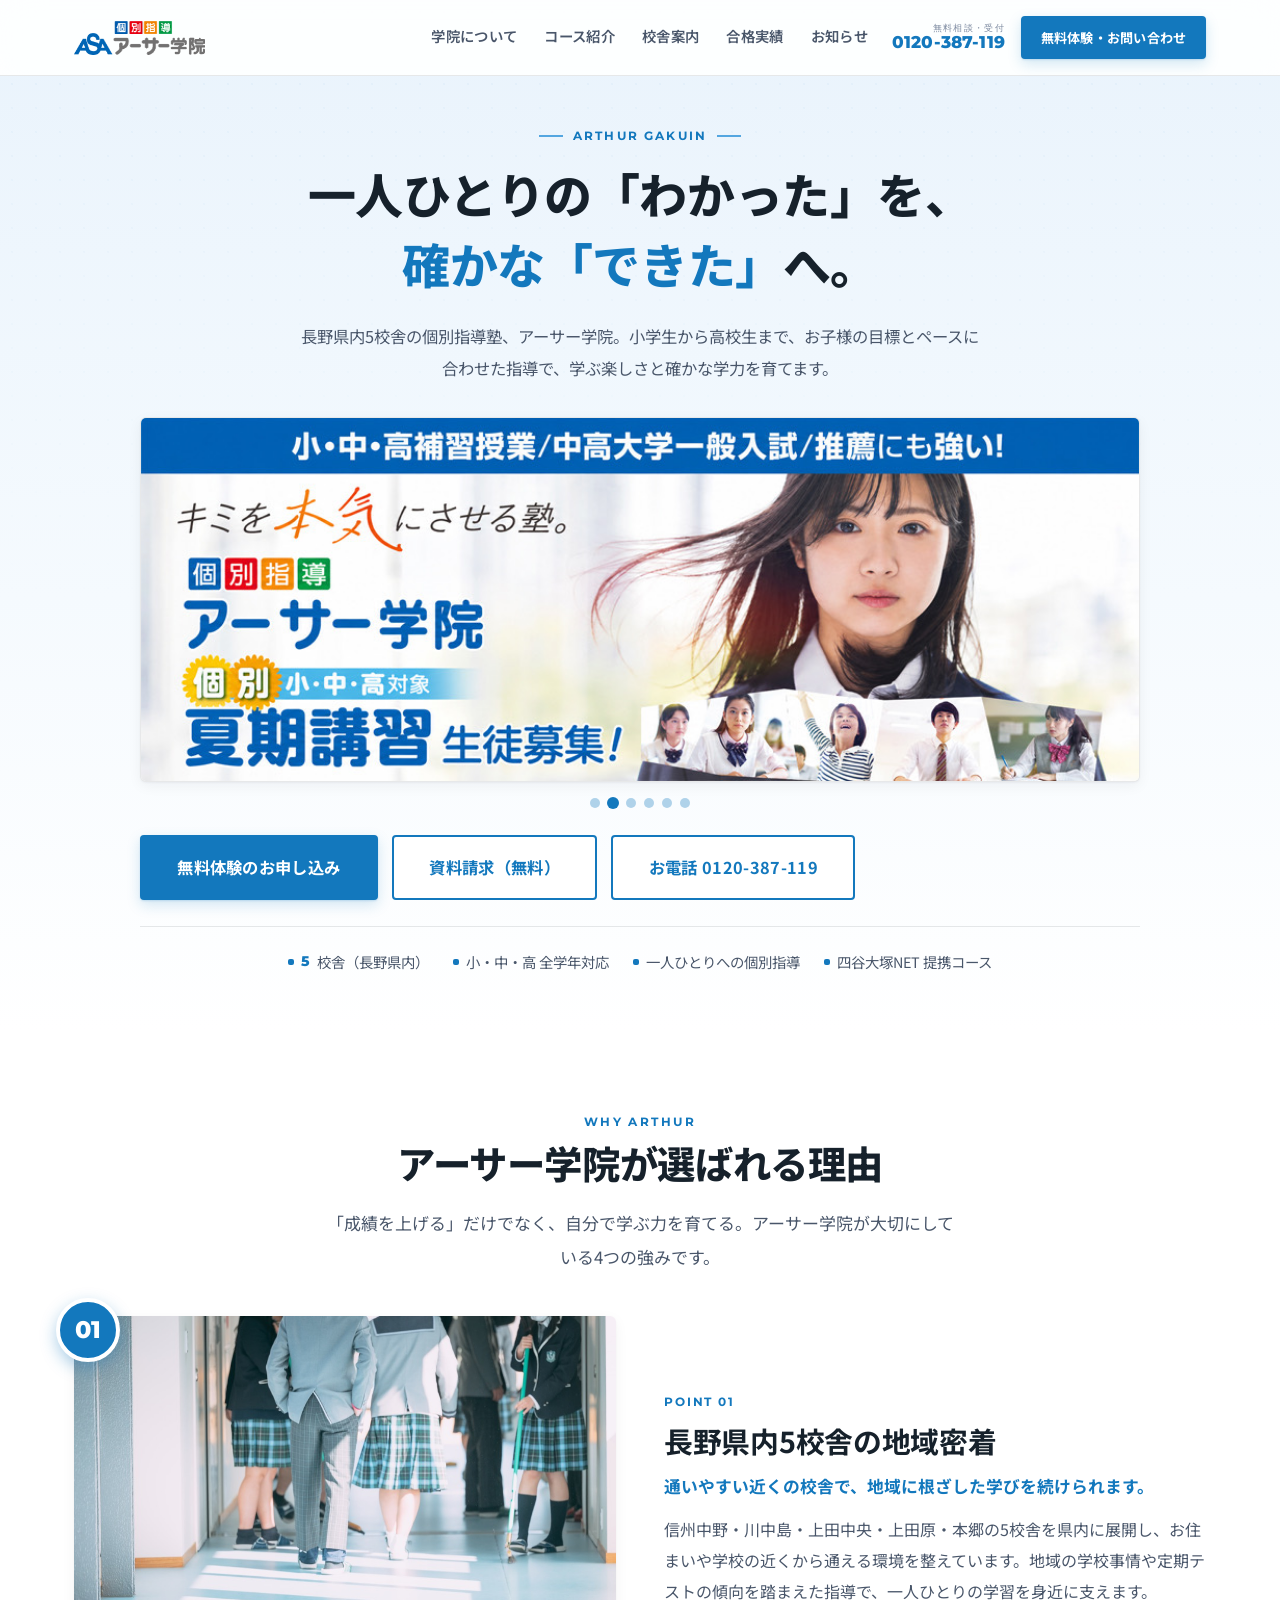
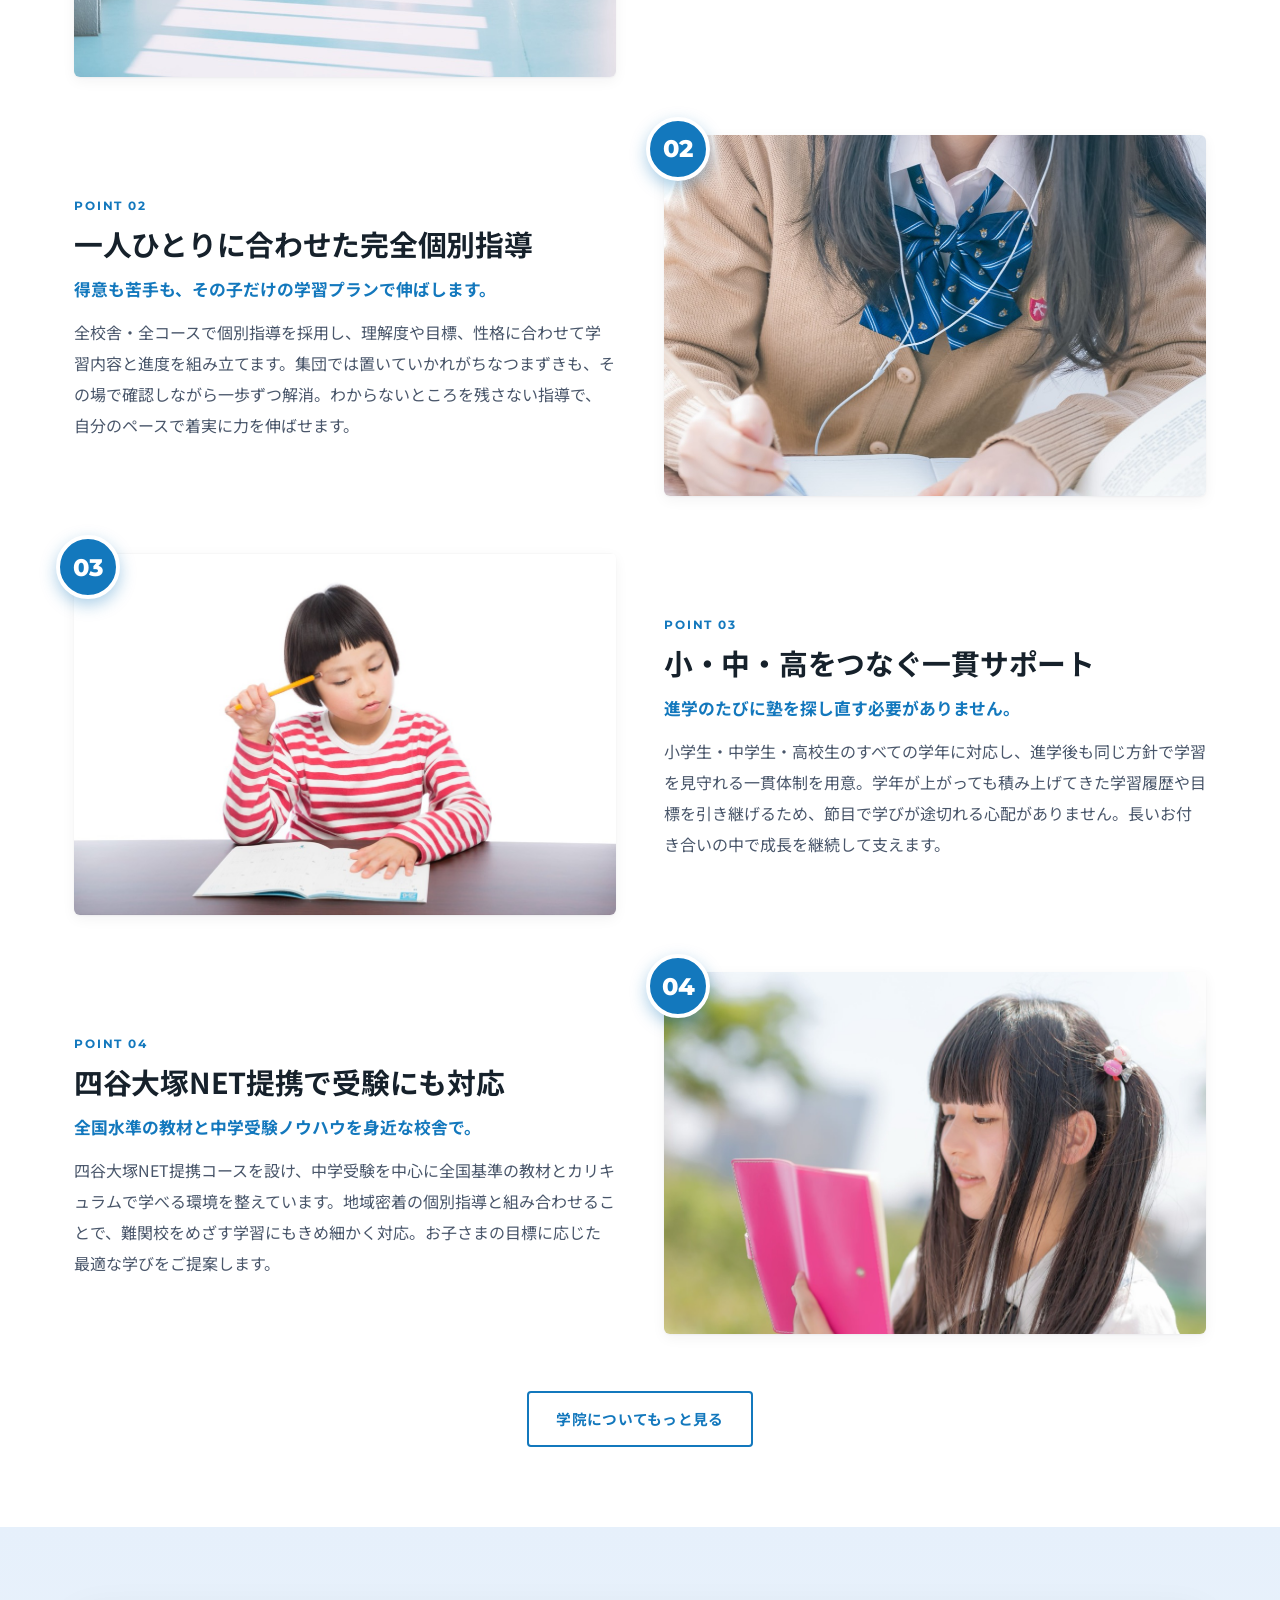
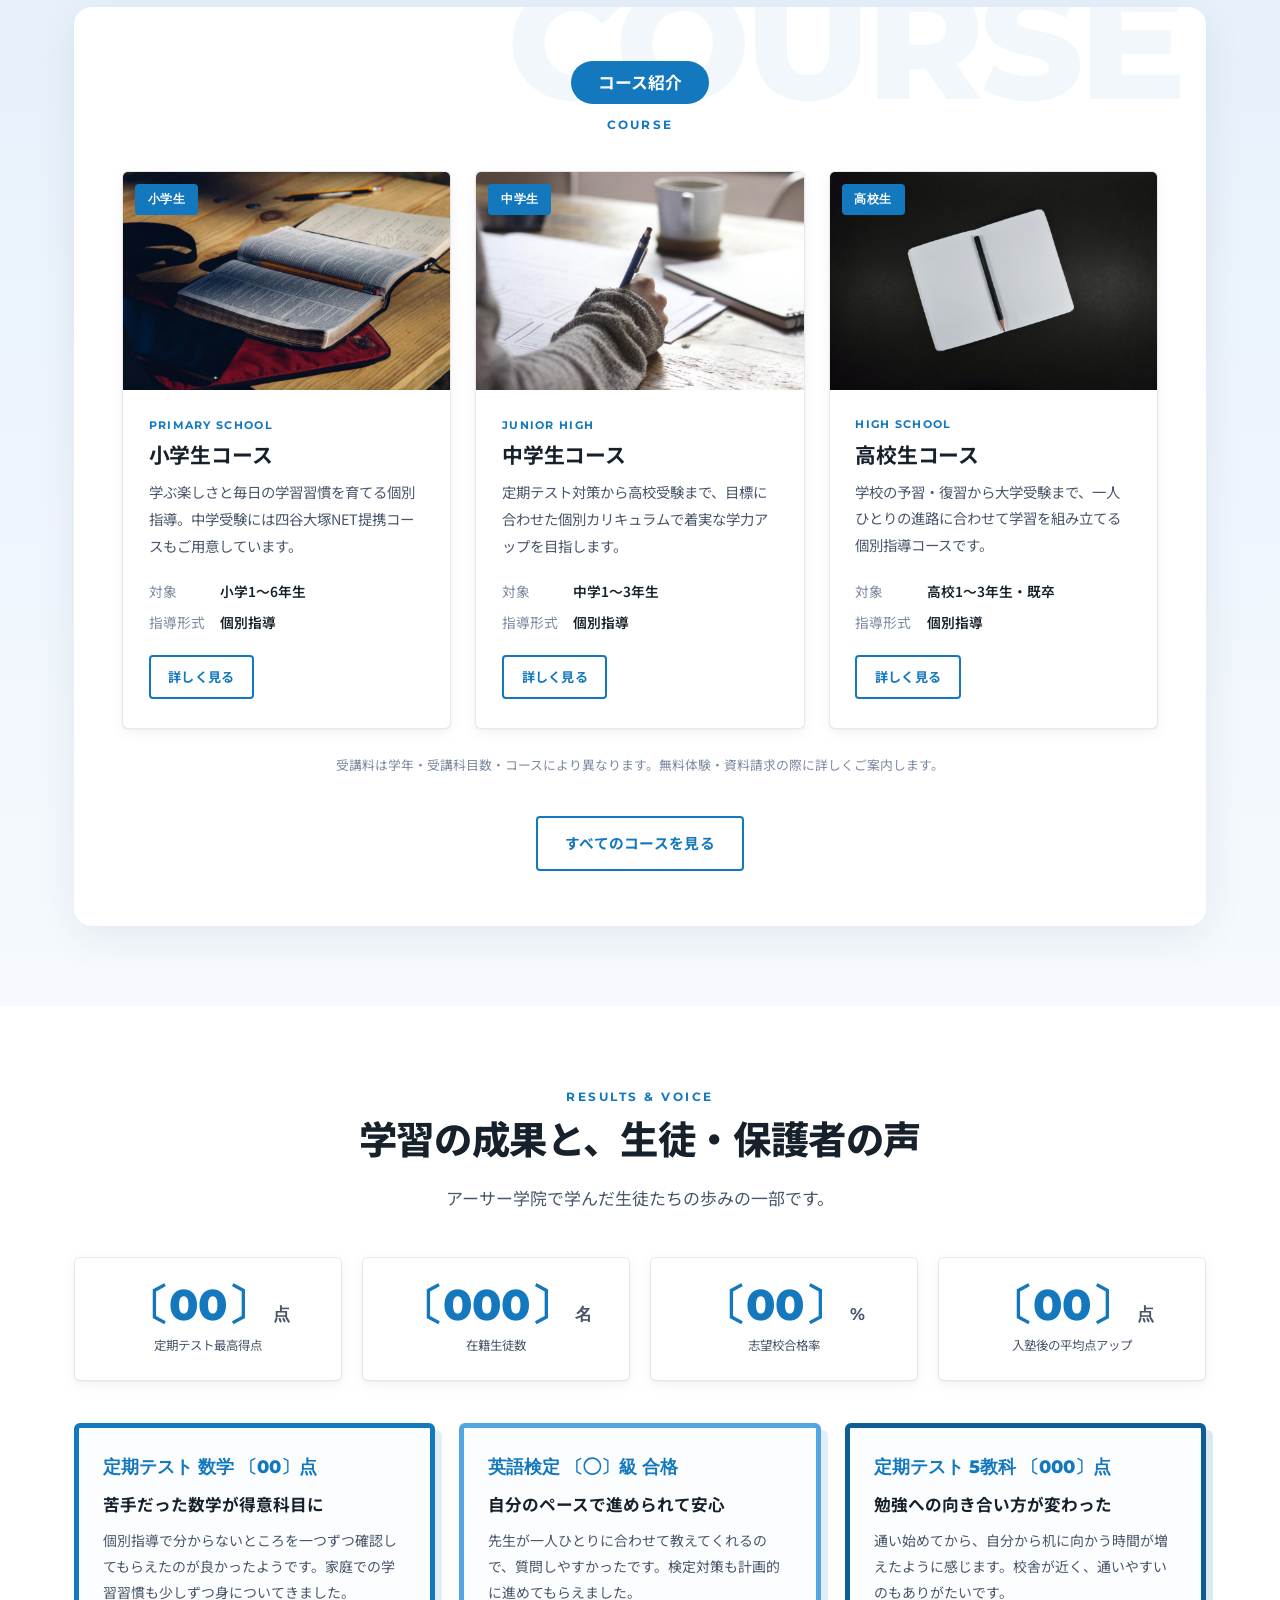
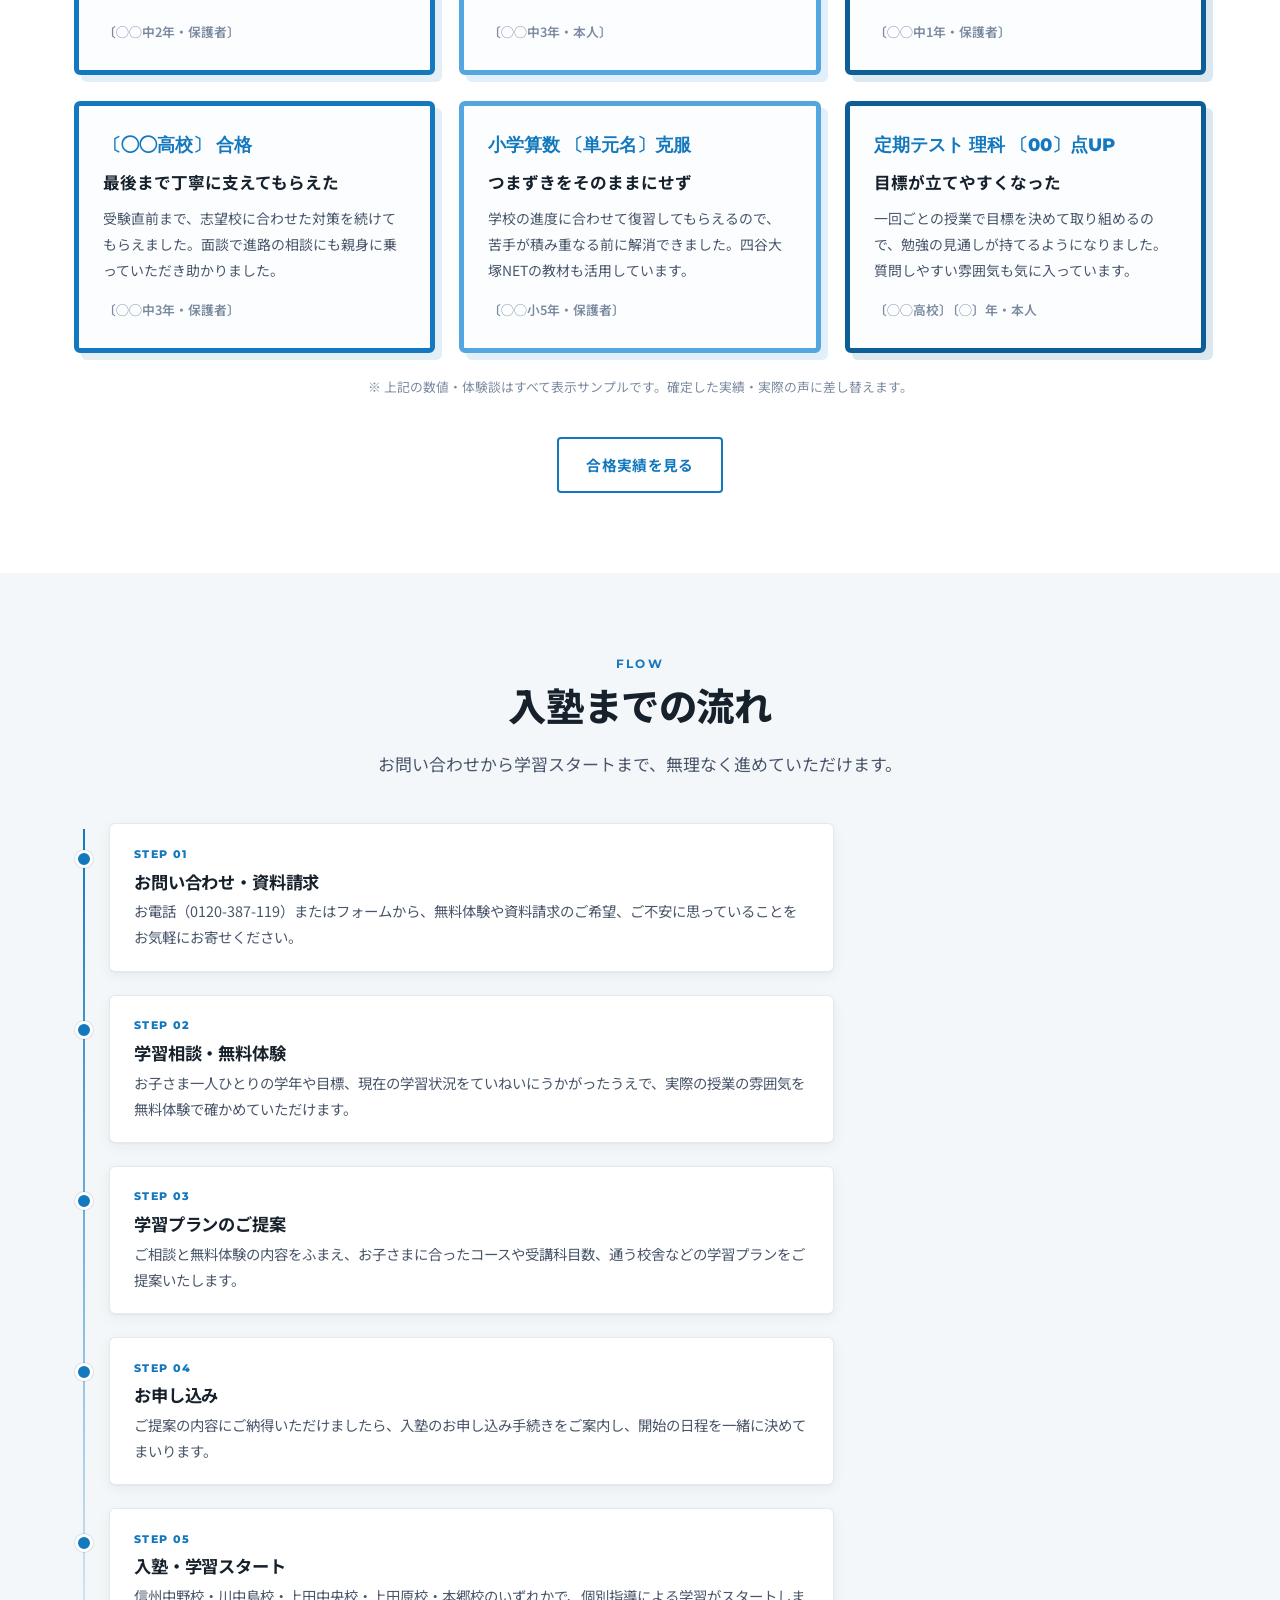
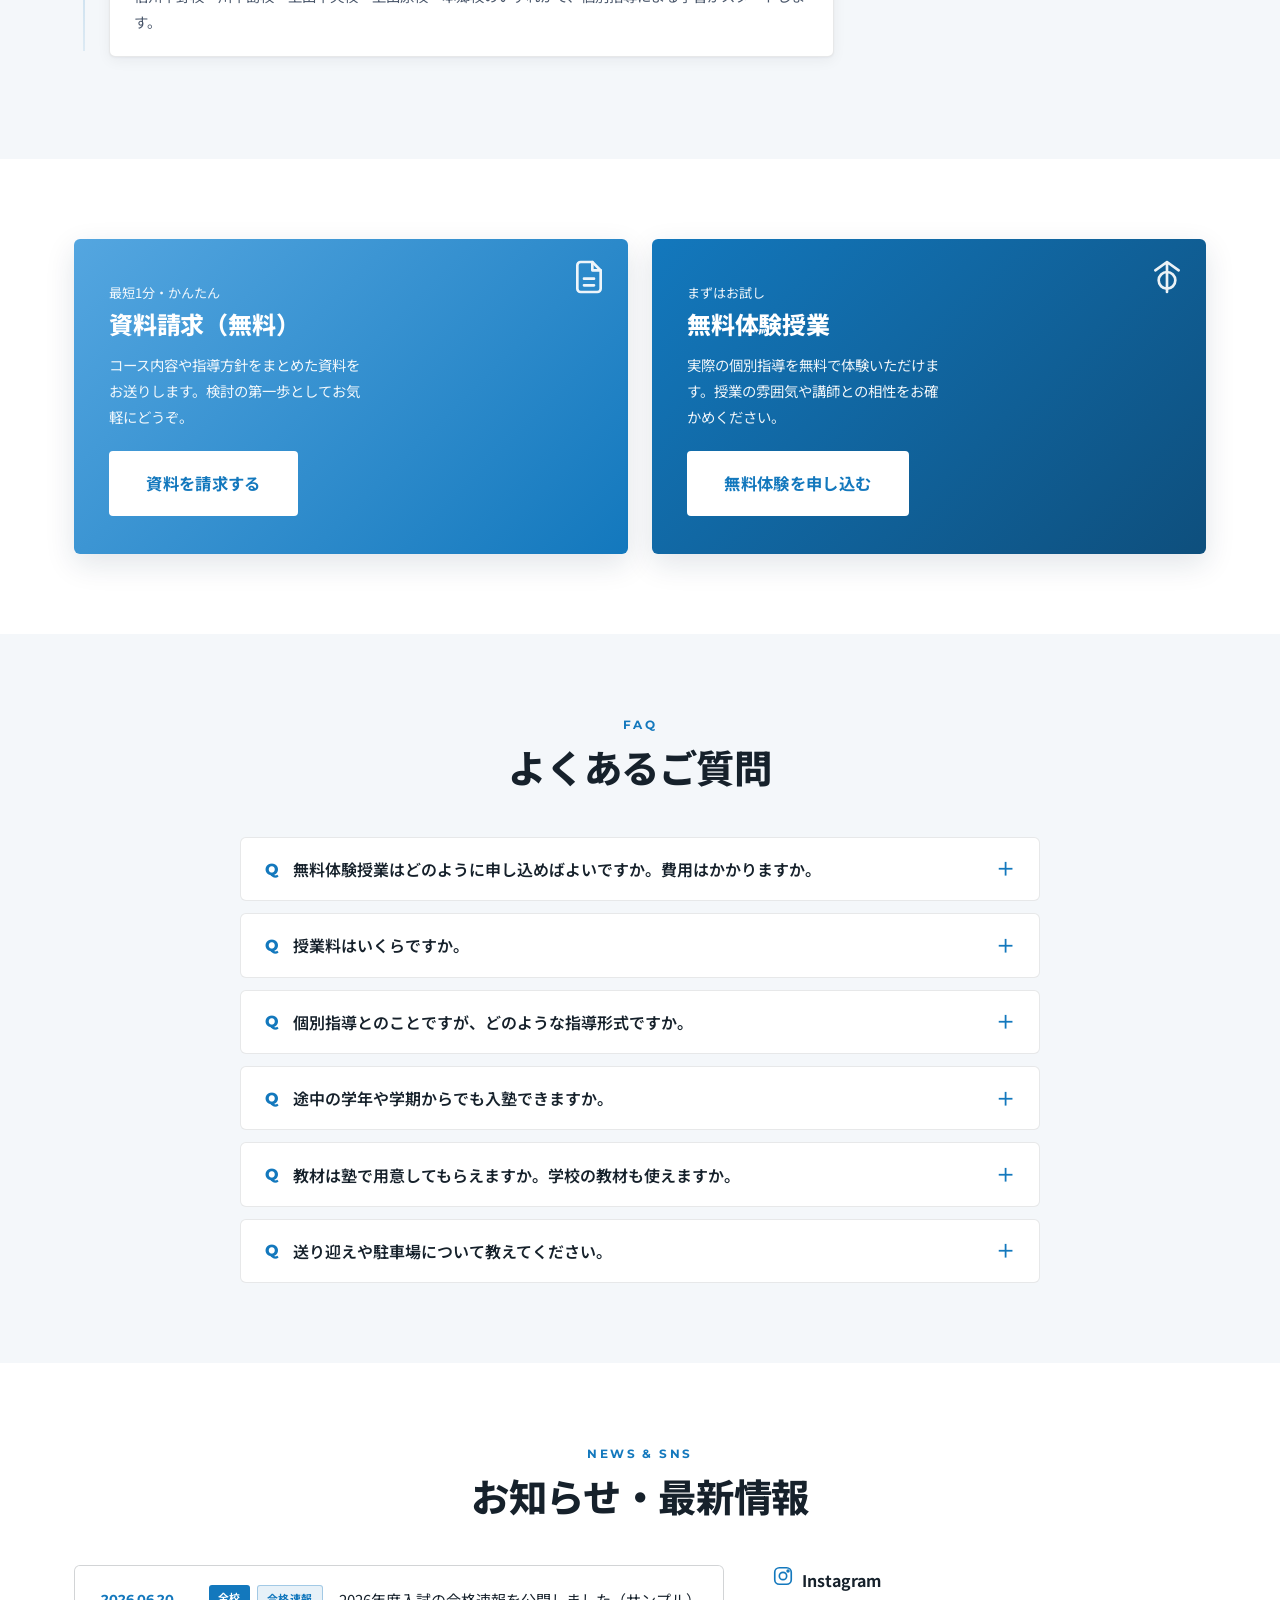
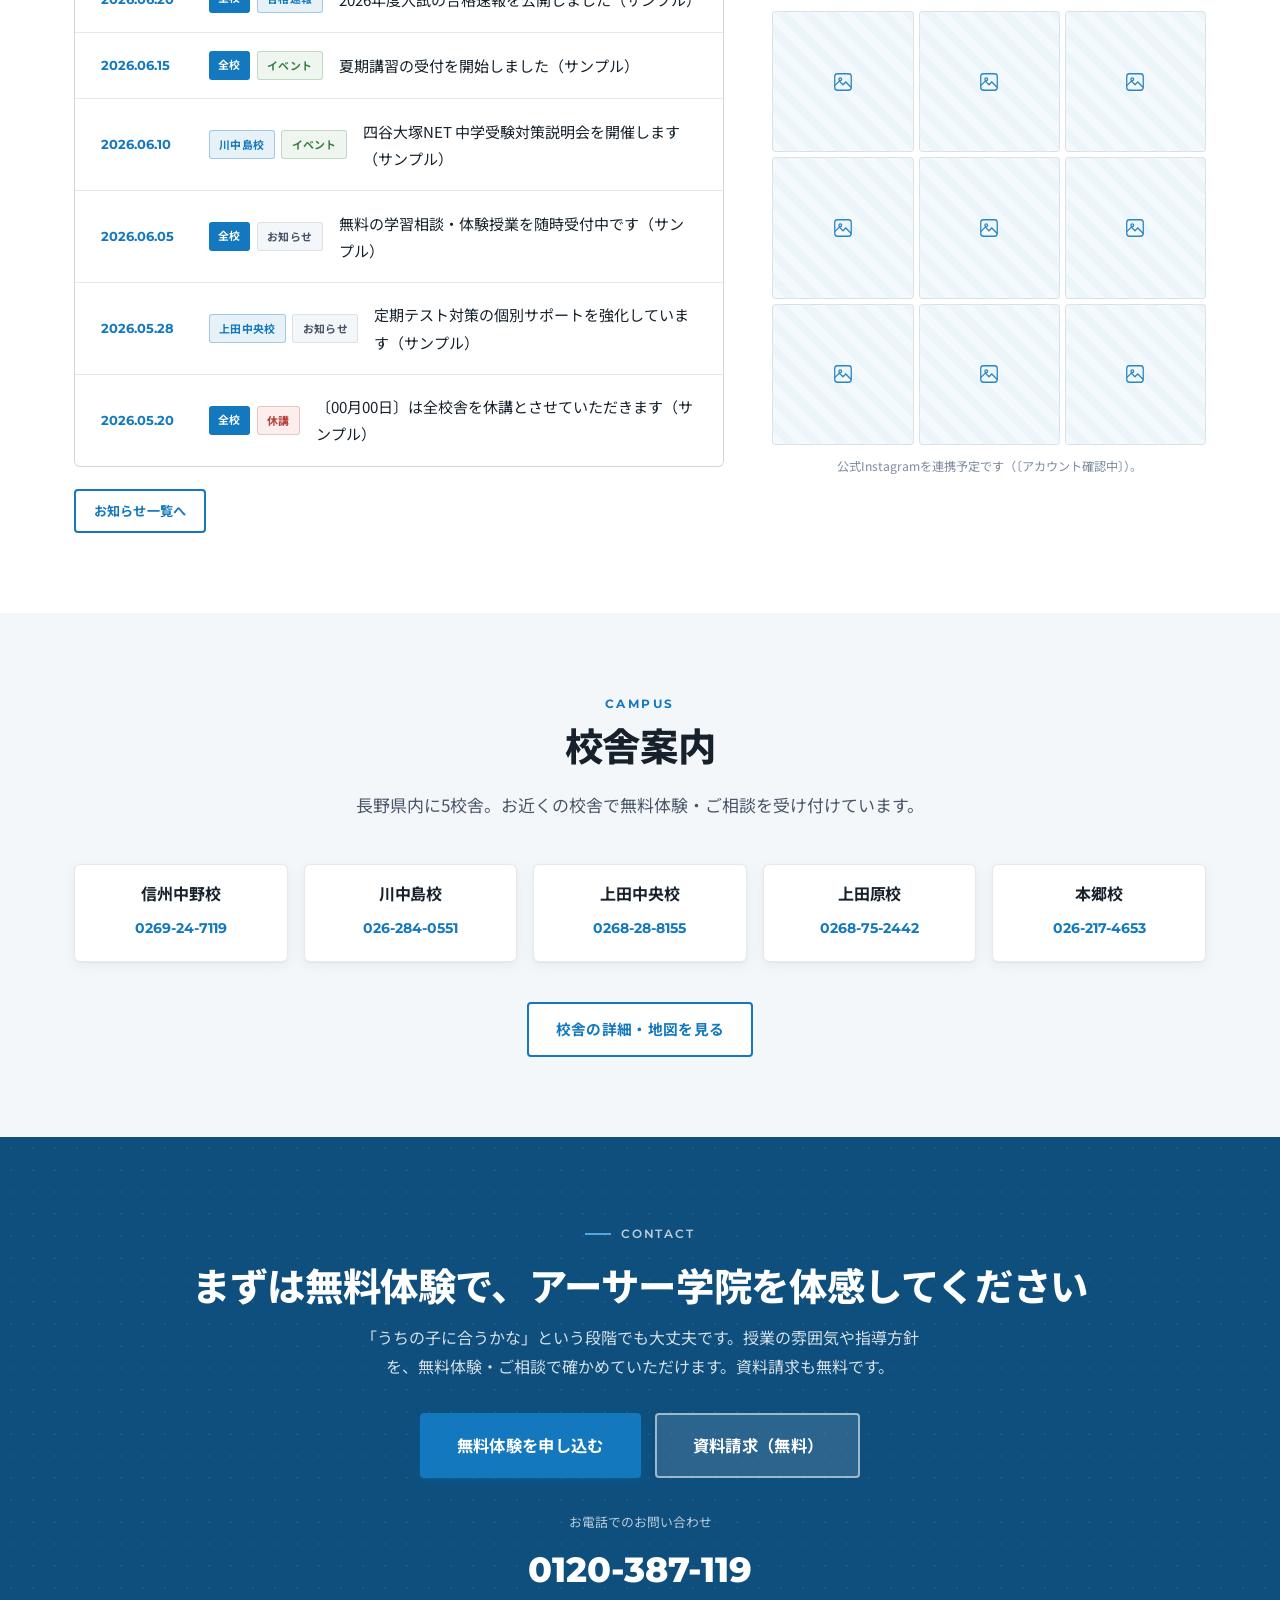
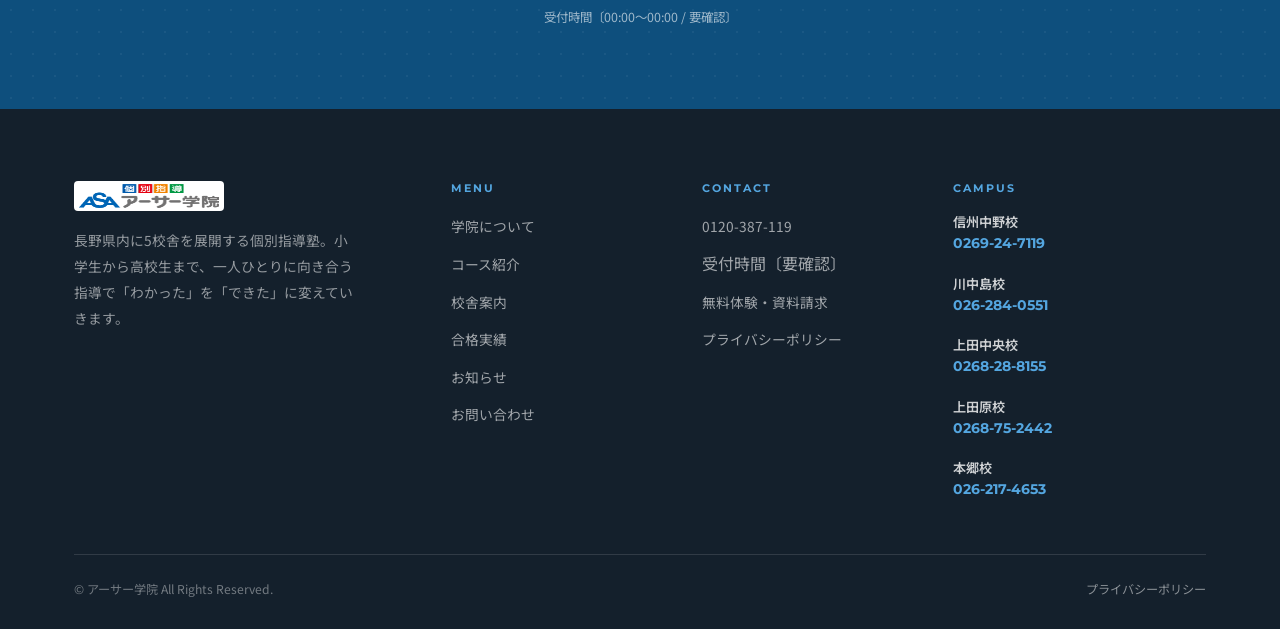
<file: index.html>
<!DOCTYPE html>
<html lang="ja">
<head>
  <meta charset="UTF-8">
  <meta name="viewport" content="width=device-width, initial-scale=1.0">
  <meta name="format-detection" content="telephone=no">
  <title>アーサー学院 | 長野の個別指導塾（信州中野・川中島・上田中央・上田原・本郷）</title>
  <meta name="description" content="アーサー学院は長野県内に5校舎を展開する個別指導塾です。小学生・中学生・高校生まで、一人ひとりの目標とペースに合わせた個別指導で「わかった」を「できた」に。無料体験・資料請求を受付中です。">
  <link rel="canonical" href="https://shunta-tf.github.io/AG_website/">
  <meta name="robots" content="index,follow">

  <meta property="og:type" content="website">
  <meta property="og:site_name" content="アーサー学院">
  <meta property="og:locale" content="ja_JP">
  <meta property="og:title" content="アーサー学院 | 長野の個別指導塾">
  <meta property="og:description" content="長野県内5校舎。小学生から高校生まで、一人ひとりに向き合う個別指導で「わかった」を「できた」に。無料体験・資料請求を受付中。">
  <meta property="og:url" content="https://shunta-tf.github.io/AG_website/">
  <meta property="og:image" content="https://shunta-tf.github.io/AG_website/images/brand/ogp.png">
  <meta name="twitter:card" content="summary_large_image">
  <meta name="twitter:title" content="アーサー学院 | 長野の個別指導塾">
  <meta name="twitter:description" content="長野県内5校舎。小学生から高校生まで、一人ひとりに向き合う個別指導。">
  <meta name="twitter:image" content="https://shunta-tf.github.io/AG_website/images/brand/ogp.png">

  <link rel="icon" href="favicon.svg" type="image/svg+xml">
  <link rel="apple-touch-icon" href="images/brand/logo.png">

  <link rel="preconnect" href="https://fonts.googleapis.com">
  <link rel="preconnect" href="https://fonts.gstatic.com" crossorigin>
  <link href="https://fonts.googleapis.com/css2?family=Montserrat:wght@400;500;600;700;800&family=Noto+Sans+JP:wght@400;500;600;700;800&display=swap" rel="stylesheet">
  <link rel="preload" as="image" href="images/hero/pop-01.jpg">
  <link rel="stylesheet" href="css/style.css">

  <script type="application/ld+json">
  {
    "@context": "https://schema.org",
    "@type": "EducationalOrganization",
    "name": "アーサー学院",
    "alternateName": "ASA アーサー学院",
    "description": "長野県内に5校舎を展開する個別指導塾。小学生・中学生・高校生を対象に、一人ひとりに合わせた個別指導を行っています。",
    "url": "https://shunta-tf.github.io/AG_website/",
    "logo": "https://shunta-tf.github.io/AG_website/images/brand/logo.png",
    "telephone": "0120-387-119",
    "areaServed": "長野県",
    "sameAs": ["https://www.arthurgakuin.com"],
    "department": [
      { "@type": "EducationalOrganization", "name": "アーサー学院 信州中野校", "telephone": "0269-24-7119",
        "address": { "@type": "PostalAddress", "postalCode": "383-0045", "addressRegion": "長野県", "addressLocality": "中野市", "streetAddress": "江部1376-23 クライアント江部ビル2F" } },
      { "@type": "EducationalOrganization", "name": "アーサー学院 川中島校", "telephone": "026-284-0551",
        "address": { "@type": "PostalAddress", "postalCode": "381-2221", "addressRegion": "長野県", "addressLocality": "長野市", "streetAddress": "川中島町御厨857-3" } },
      { "@type": "EducationalOrganization", "name": "アーサー学院 上田中央校", "telephone": "0268-28-8155",
        "address": { "@type": "PostalAddress", "postalCode": "386-0023", "addressRegion": "長野県", "addressLocality": "上田市", "streetAddress": "中央西2-1-16 東海上田ビル1F" } },
      { "@type": "EducationalOrganization", "name": "アーサー学院 上田原校", "telephone": "0268-75-2442",
        "address": { "@type": "PostalAddress", "postalCode": "386-1102", "addressRegion": "長野県", "addressLocality": "上田市", "streetAddress": "上田原680-3" } },
      { "@type": "EducationalOrganization", "name": "アーサー学院 本郷校", "telephone": "026-217-4653",
        "address": { "@type": "PostalAddress", "postalCode": "380-0803", "addressRegion": "長野県", "addressLocality": "長野市", "streetAddress": "三輪3丁目14番10号 若ふじビル1F" } }
    ]
  }
  </script>
</head>
<body>
  <a href="#main" class="skip-link">本文へスキップ</a>

  <header class="header">
    <div class="nav">
      <a href="index.html" class="nav-logo" aria-label="アーサー学院 トップページ">
        <img src="images/brand/logo.png" alt="アーサー学院" width="180" height="47">
      </a>
      <nav class="nav-links" aria-label="メインメニュー">
        <a href="about.html">学院について</a>
        <a href="courses.html">コース紹介</a>
        <a href="campus.html">校舎案内</a>
        <a href="results.html">合格実績</a>
        <a href="news.html">お知らせ</a>
      </nav>
      <div class="nav-actions">
        <a href="tel:0120387119" class="nav-tel">
          <span class="tel-label">無料相談・受付</span>
          <span class="tel-num">0120-387-119</span>
        </a>
        <a href="contact.html" class="btn btn-primary btn-sm">無料体験・お問い合わせ</a>
      </div>
      <button class="nav-hamburger" aria-label="メニューを開く" aria-expanded="false" aria-controls="mobileNav">
        <span></span><span></span><span></span>
      </button>
    </div>
  </header>
  <nav class="nav-mobile" id="mobileNav" aria-label="モバイルメニュー">
    <a href="index.html">トップ</a>
    <a href="about.html">学院について</a>
    <a href="courses.html">コース紹介</a>
    <a href="campus.html">校舎案内</a>
    <a href="results.html">合格実績</a>
    <a href="news.html">お知らせ</a>
    <a href="contact.html">お問い合わせ</a>
    <div class="nav-mobile-actions">
      <a href="tel:0120387119" class="nav-mobile-tel">0120-387-119</a>
      <a href="contact.html" class="btn btn-primary">無料体験・お問い合わせ</a>
    </div>
  </nav>

  <main id="main">

    <!-- メインビジュアル -->
    <section class="mv">
      <div class="container">
        <div class="mv-head fade-in">
          <span class="mv-eyebrow">Arthur Gakuin</span>
          <h1 class="mv-slogan">一人ひとりの「わかった」を、<br><span class="accent">確かな「できた」</span>へ。</h1>
          <p class="mv-lead">長野県内5校舎の個別指導塾、アーサー学院。小学生から高校生まで、お子様の目標とペースに合わせた指導で、学ぶ楽しさと確かな学力を育てます。</p>
        </div>
        <div class="pop-slider fade-in">
          <div class="pop-frame" aria-roledescription="カルーセル" aria-label="お知らせ・キャンペーン">
            <div class="pop-slide active"><a href="contact.html"><img src="images/hero/pop-01.jpg" alt="今日を変えれば未来が変わる。一人ひとりの「わかった」を「できた」に — アーサー学院" width="960" height="350"></a></div>
            <div class="pop-slide"><a href="contact.html?type=brochure"><img src="images/hero/pop-02.jpg" alt="夏期講習 生徒募集（小・中・高対象）— アーサー学院" loading="lazy" width="960" height="350"></a></div>
            <div class="pop-slide"><a href="contact.html"><img src="images/hero/pop-03.jpg" alt="模試 実施中（小中高生・全学年対象）— アーサー学院" loading="lazy" width="960" height="350"></a></div>
            <div class="pop-slide"><a href="results.html"><img src="images/hero/pop-04.jpg" alt="アーサー学院 合格実績" loading="lazy" width="960" height="350"></a></div>
            <div class="pop-slide"><a href="courses.html#high"><img src="images/hero/pop-05.jpg" alt="高校生対象 総合型選抜・学校推薦型選抜（公募制）対策" loading="lazy" width="960" height="350"></a></div>
            <div class="pop-slide"><a href="contact.html"><img src="images/hero/pop-06.jpg" alt="未来を紡ぐ。入塾生募集・無料体験実施中 — アーサー学院" loading="lazy" width="960" height="350"></a></div>
          </div>
          <div class="pop-dots" aria-label="スライド切り替え"></div>
        </div>
        <div class="hero-cta-bar fade-in">
          <div class="hero-cta">
            <a href="contact.html" class="btn btn-primary btn-lg">無料体験のお申し込み</a>
            <a href="contact.html?type=brochure" class="btn btn-outline btn-lg">資料請求（無料）</a>
            <a href="tel:0120387119" class="btn btn-outline btn-lg">お電話 0120-387-119</a>
          </div>
        </div>
        <div class="hero-facts fade-in">
          <span><b>5</b>校舎（長野県内）</span>
          <span>小・中・高 全学年対応</span>
          <span>一人ひとりへの個別指導</span>
          <span>四谷大塚NET 提携コース</span>
        </div>
      </div>
    </section>

    <!-- 選ばれる理由・強み -->
    <section class="section">
      <div class="container">
        <div class="rt-head fade-in">
          <span class="en">Why Arthur</span>
          <h2>アーサー学院が選ばれる理由</h2>
          <p class="lead">「成績を上げる」だけでなく、自分で学ぶ力を育てる。アーサー学院が大切にしている4つの強みです。</p>
        </div>

        <div class="strength-block fade-in">
          <div class="strength-media"><span class="strength-num">01</span><img class="ph-img" src="images/strength/strength-01.jpg" alt="校舎に通う生徒の様子（イメージ写真）" loading="lazy" width="1100" height="733"></div>
          <div class="strength-body">
            <span class="eyebrow">Point 01</span>
            <h3>長野県内5校舎の地域密着</h3>
            <p class="s-lead">通いやすい近くの校舎で、地域に根ざした学びを続けられます。</p>
            <p>信州中野・川中島・上田中央・上田原・本郷の5校舎を県内に展開し、お住まいや学校の近くから通える環境を整えています。地域の学校事情や定期テストの傾向を踏まえた指導で、一人ひとりの学習を身近に支えます。</p>
          </div>
        </div>

        <div class="strength-block reverse fade-in">
          <div class="strength-media"><span class="strength-num">02</span><img class="ph-img" src="images/strength/strength-02.jpg" alt="受験に向けて学習する生徒の様子（イメージ写真）" loading="lazy" width="1023" height="1200"></div>
          <div class="strength-body">
            <span class="eyebrow">Point 02</span>
            <h3>一人ひとりに合わせた完全個別指導</h3>
            <p class="s-lead">得意も苦手も、その子だけの学習プランで伸ばします。</p>
            <p>全校舎・全コースで個別指導を採用し、理解度や目標、性格に合わせて学習内容と進度を組み立てます。集団では置いていかれがちなつまずきも、その場で確認しながら一歩ずつ解消。わからないところを残さない指導で、自分のペースで着実に力を伸ばせます。</p>
          </div>
        </div>

        <div class="strength-block fade-in">
          <div class="strength-media"><span class="strength-num">03</span><img class="ph-img" src="images/strength/strength-03.jpg" alt="机に向かって学習する小学生（イメージ写真）" loading="lazy" width="1100" height="733"></div>
          <div class="strength-body">
            <span class="eyebrow">Point 03</span>
            <h3>小・中・高をつなぐ一貫サポート</h3>
            <p class="s-lead">進学のたびに塾を探し直す必要がありません。</p>
            <p>小学生・中学生・高校生のすべての学年に対応し、進学後も同じ方針で学習を見守れる一貫体制を用意。学年が上がっても積み上げてきた学習履歴や目標を引き継げるため、節目で学びが途切れる心配がありません。長いお付き合いの中で成長を継続して支えます。</p>
          </div>
        </div>

        <div class="strength-block reverse fade-in">
          <div class="strength-media"><span class="strength-num">04</span><img class="ph-img" src="images/strength/strength-04.jpg" alt="ノートで学習する生徒の様子（イメージ写真）" loading="lazy" width="1200" height="799"></div>
          <div class="strength-body">
            <span class="eyebrow">Point 04</span>
            <h3>四谷大塚NET提携で受験にも対応</h3>
            <p class="s-lead">全国水準の教材と中学受験ノウハウを身近な校舎で。</p>
            <p>四谷大塚NET提携コースを設け、中学受験を中心に全国基準の教材とカリキュラムで学べる環境を整えています。地域密着の個別指導と組み合わせることで、難関校をめざす学習にもきめ細かく対応。お子さまの目標に応じた最適な学びをご提案します。</p>
          </div>
        </div>

        <div class="section-cta fade-in"><a href="about.html" class="btn btn-outline">学院についてもっと見る</a></div>
      </div>
    </section>

    <!-- コース -->
    <section class="course-band section">
      <div class="container">
        <div class="course-card-wrap fade-in">
          <span class="course-bigtext" aria-hidden="true">COURSE</span>
          <div class="pill-title"><span class="pill">コース紹介</span><span class="en">Course</span></div>
          <div class="course-grid">
            <article class="course">
              <div class="course-media"><span class="course-tag">小学生</span><img class="media-img" src="images/courses/elementary.jpg" alt="教科書とノート（イメージ写真）" loading="lazy" width="1000" height="666"></div>
              <div class="course-body">
                <span class="eyebrow">Primary School</span>
                <h3>小学生コース</h3>
                <p>学ぶ楽しさと毎日の学習習慣を育てる個別指導。中学受験には四谷大塚NET提携コースもご用意しています。</p>
                <div class="course-meta">
                  <div class="cm-row"><span class="cm-k">対象</span><span class="cm-v">小学1〜6年生</span></div>
                  <div class="cm-row"><span class="cm-k">指導形式</span><span class="cm-v">個別指導</span></div>
                </div>
                <a href="courses.html#elementary" class="btn btn-outline btn-sm">詳しく見る</a>
              </div>
            </article>
            <article class="course">
              <div class="course-media"><span class="course-tag">中学生</span><img class="media-img" src="images/courses/junior.jpg" alt="ノートに書き込む学習の様子（イメージ写真）" loading="lazy" width="1000" height="666"></div>
              <div class="course-body">
                <span class="eyebrow">Junior High</span>
                <h3>中学生コース</h3>
                <p>定期テスト対策から高校受験まで、目標に合わせた個別カリキュラムで着実な学力アップを目指します。</p>
                <div class="course-meta">
                  <div class="cm-row"><span class="cm-k">対象</span><span class="cm-v">中学1〜3年生</span></div>
                  <div class="cm-row"><span class="cm-k">指導形式</span><span class="cm-v">個別指導</span></div>
                </div>
                <a href="courses.html#junior" class="btn btn-outline btn-sm">詳しく見る</a>
              </div>
            </article>
            <article class="course">
              <div class="course-media"><span class="course-tag">高校生</span><img class="media-img" src="images/courses/high.jpg" alt="ノートとペン（イメージ写真）" loading="lazy" width="1000" height="664"></div>
              <div class="course-body">
                <span class="eyebrow">High School</span>
                <h3>高校生コース</h3>
                <p>学校の予習・復習から大学受験まで、一人ひとりの進路に合わせて学習を組み立てる個別指導コースです。</p>
                <div class="course-meta">
                  <div class="cm-row"><span class="cm-k">対象</span><span class="cm-v">高校1〜3年生・既卒</span></div>
                  <div class="cm-row"><span class="cm-k">指導形式</span><span class="cm-v">個別指導</span></div>
                </div>
                <a href="courses.html#high" class="btn btn-outline btn-sm">詳しく見る</a>
              </div>
            </article>
          </div>
          <p class="form-note text-center" style="margin-top:1.6rem;">受講料は学年・受講科目数・コースにより異なります。無料体験・資料請求の際に詳しくご案内します。</p>
          <div class="section-cta"><a href="courses.html" class="btn btn-outline">すべてのコースを見る</a></div>
        </div>
      </div>
    </section>

    <!-- 学習の成果・口コミ -->
    <section class="section">
      <div class="container">
        <div class="rt-head fade-in">
          <span class="en">Results &amp; Voice</span>
          <h2>学習の成果と、生徒・保護者の声</h2>
          <p class="lead">アーサー学院で学んだ生徒たちの歩みの一部です。</p>
        </div>
        <div class="stat-band fade-in">
          <div class="stat-card"><div class="v">〔00〕<small>点</small></div><div class="l">定期テスト最高得点</div></div>
          <div class="stat-card"><div class="v">〔000〕<small>名</small></div><div class="l">在籍生徒数</div></div>
          <div class="stat-card"><div class="v">〔00〕<small>%</small></div><div class="l">志望校合格率</div></div>
          <div class="stat-card"><div class="v">〔00〕<small>点</small></div><div class="l">入塾後の平均点アップ</div></div>
        </div>
        <div class="review-grid">
          <div class="review-card fade-in"><span class="rv-badge">定期テスト 数学 〔00〕点</span><div class="rv-head">苦手だった数学が得意科目に</div><p>個別指導で分からないところを一つずつ確認してもらえたのが良かったようです。家庭での学習習慣も少しずつ身についてきました。</p><span class="rv-who">〔◯◯中2年・保護者〕</span></div>
          <div class="review-card fade-in"><span class="rv-badge">英語検定 〔◯〕級 合格</span><div class="rv-head">自分のペースで進められて安心</div><p>先生が一人ひとりに合わせて教えてくれるので、質問しやすかったです。検定対策も計画的に進めてもらえました。</p><span class="rv-who">〔◯◯中3年・本人〕</span></div>
          <div class="review-card fade-in"><span class="rv-badge">定期テスト 5教科 〔000〕点</span><div class="rv-head">勉強への向き合い方が変わった</div><p>通い始めてから、自分から机に向かう時間が増えたように感じます。校舎が近く、通いやすいのもありがたいです。</p><span class="rv-who">〔◯◯中1年・保護者〕</span></div>
          <div class="review-card fade-in"><span class="rv-badge">〔◯◯高校〕 合格</span><div class="rv-head">最後まで丁寧に支えてもらえた</div><p>受験直前まで、志望校に合わせた対策を続けてもらえました。面談で進路の相談にも親身に乗っていただき助かりました。</p><span class="rv-who">〔◯◯中3年・保護者〕</span></div>
          <div class="review-card fade-in"><span class="rv-badge">小学算数 〔単元名〕克服</span><div class="rv-head">つまずきをそのままにせず</div><p>学校の進度に合わせて復習してもらえるので、苦手が積み重なる前に解消できました。四谷大塚NETの教材も活用しています。</p><span class="rv-who">〔◯◯小5年・保護者〕</span></div>
          <div class="review-card fade-in"><span class="rv-badge">定期テスト 理科 〔00〕点UP</span><div class="rv-head">目標が立てやすくなった</div><p>一回ごとの授業で目標を決めて取り組めるので、勉強の見通しが持てるようになりました。質問しやすい雰囲気も気に入っています。</p><span class="rv-who">〔◯◯高校〕〔◯〕年・本人</span></div>
        </div>
        <p class="form-note text-center" style="margin-top:1.4rem;">※ 上記の数値・体験談はすべて表示サンプルです。確定した実績・実際の声に差し替えます。</p>
        <div class="section-cta fade-in"><a href="results.html" class="btn btn-outline">合格実績を見る</a></div>
      </div>
    </section>

    <!-- 入塾までの流れ -->
    <section class="section bg-alt">
      <div class="container">
        <div class="rt-head fade-in">
          <span class="en">Flow</span>
          <h2>入塾までの流れ</h2>
          <p class="lead">お問い合わせから学習スタートまで、無理なく進めていただけます。</p>
        </div>
        <div class="flow fade-in">
          <div class="flow-step"><div class="fs-step">STEP 01</div><h3>お問い合わせ・資料請求</h3><p>お電話（0120-387-119）またはフォームから、無料体験や資料請求のご希望、ご不安に思っていることをお気軽にお寄せください。</p></div>
          <div class="flow-step"><div class="fs-step">STEP 02</div><h3>学習相談・無料体験</h3><p>お子さま一人ひとりの学年や目標、現在の学習状況をていねいにうかがったうえで、実際の授業の雰囲気を無料体験で確かめていただけます。</p></div>
          <div class="flow-step"><div class="fs-step">STEP 03</div><h3>学習プランのご提案</h3><p>ご相談と無料体験の内容をふまえ、お子さまに合ったコースや受講科目数、通う校舎などの学習プランをご提案いたします。</p></div>
          <div class="flow-step"><div class="fs-step">STEP 04</div><h3>お申し込み</h3><p>ご提案の内容にご納得いただけましたら、入塾のお申し込み手続きをご案内し、開始の日程を一緒に決めてまいります。</p></div>
          <div class="flow-step"><div class="fs-step">STEP 05</div><h3>入塾・学習スタート</h3><p>信州中野校・川中島校・上田中央校・上田原校・本郷校のいずれかで、個別指導による学習がスタートします。</p></div>
        </div>
      </div>
    </section>

    <!-- CVバナー2連 -->
    <section class="section">
      <div class="container">
        <div class="cv2">
          <div class="cv-panel a fade-in">
            <span class="cv-ic" aria-hidden="true"><svg width="40" height="40" viewBox="0 0 24 24" fill="none" stroke="currentColor" stroke-width="1.6" stroke-linecap="round" stroke-linejoin="round"><path d="M14 3H7a2 2 0 0 0-2 2v14a2 2 0 0 0 2 2h10a2 2 0 0 0 2-2V8Z"/><path d="M14 3v5h5"/><path d="M9 13h6M9 17h6"/></svg></span>
            <span class="cv-sub">最短1分・かんたん</span>
            <h3>資料請求（無料）</h3>
            <p>コース内容や指導方針をまとめた資料をお送りします。検討の第一歩としてお気軽にどうぞ。</p>
            <a href="contact.html?type=brochure" class="btn btn-lg">資料を請求する</a>
          </div>
          <div class="cv-panel b fade-in fd2">
            <span class="cv-ic" aria-hidden="true"><svg width="40" height="40" viewBox="0 0 24 24" fill="none" stroke="currentColor" stroke-width="1.6" stroke-linecap="round" stroke-linejoin="round"><path d="M12 3v18M5 8l7-5 7 5"/><circle cx="12" cy="14" r="5"/></svg></span>
            <span class="cv-sub">まずはお試し</span>
            <h3>無料体験授業</h3>
            <p>実際の個別指導を無料で体験いただけます。授業の雰囲気や講師との相性をお確かめください。</p>
            <a href="contact.html" class="btn btn-lg">無料体験を申し込む</a>
          </div>
        </div>
      </div>
    </section>

    <!-- よくあるご質問 -->
    <section class="section bg-alt">
      <div class="container">
        <div class="rt-head fade-in">
          <span class="en">FAQ</span>
          <h2>よくあるご質問</h2>
        </div>
        <div class="faq fade-in">
          <div class="faq-item"><button class="faq-q" aria-expanded="false"><span class="faq-mark">Q</span>無料体験授業はどのように申し込めばよいですか。費用はかかりますか。<span class="faq-toggle" aria-hidden="true">＋</span></button><div class="faq-a"><div class="faq-a-inner">無料体験授業は、ホームページのお申し込みフォーム、またはお電話（フリーダイヤル 0120-387-119／受付時間〔00:00〜00:00 要確認〕）で承っております。体験授業の費用はかかりません。お子さまの学年や通われる校舎、ご希望の教科をお伝えいただければ、内容をご案内いたします。</div></div></div>
          <div class="faq-item"><button class="faq-q" aria-expanded="false"><span class="faq-mark">Q</span>授業料はいくらですか。<span class="faq-toggle" aria-hidden="true">＋</span></button><div class="faq-a"><div class="faq-a-inner">授業料は、学年や受講される教科数、受講回数によって異なります。そのため一律の金額はご案内しておりません。お子さまの状況やご希望に合わせて最適なプランをご提案いたしますので、お問い合わせ、または無料体験授業の際に詳しくご案内いたします。</div></div></div>
          <div class="faq-item"><button class="faq-q" aria-expanded="false"><span class="faq-mark">Q</span>個別指導とのことですが、どのような指導形式ですか。<span class="faq-toggle" aria-hidden="true">＋</span></button><div class="faq-a"><div class="faq-a-inner">アーサー学院は、小学生・中学生・高校生のすべての学年で個別指導を行っております。一人ひとりの学習状況や目標に合わせて指導内容を組み立て、わからないところをそのままにしないサポートを大切にしています。中学受験を中心に四谷大塚NET提携コースもご用意しております。</div></div></div>
          <div class="faq-item"><button class="faq-q" aria-expanded="false"><span class="faq-mark">Q</span>途中の学年や学期からでも入塾できますか。<span class="faq-toggle" aria-hidden="true">＋</span></button><div class="faq-a"><div class="faq-a-inner">学年や学期の途中からでもご入塾いただけます。個別指導のため、現在の学習状況やつまずいているところからスタートできます。入塾までの流れや手続きについては、お問い合わせいただくか、無料体験授業の際にあわせてご案内いたします。</div></div></div>
          <div class="faq-item"><button class="faq-q" aria-expanded="false"><span class="faq-mark">Q</span>教材は塾で用意してもらえますか。学校の教材も使えますか。<span class="faq-toggle" aria-hidden="true">＋</span></button><div class="faq-a"><div class="faq-a-inner">教材につきましては、お子さまの学年や目標に合わせてご案内しております。学校の教科書・問題集の併用などのご希望は、お問い合わせ、または無料体験授業の際にご相談ください。一人ひとりに合わせた個別指導ですので、学習状況に応じた進め方をご提案いたします。</div></div></div>
          <div class="faq-item"><button class="faq-q" aria-expanded="false"><span class="faq-mark">Q</span>送り迎えや駐車場について教えてください。<span class="faq-toggle" aria-hidden="true">＋</span></button><div class="faq-a"><div class="faq-a-inner">送迎や駐車場のご利用については、校舎ごとに状況が異なる場合がございます〔要確認〕。お通いを検討されている校舎について、お電話（フリーダイヤル 0120-387-119）でお問い合わせいただければ、詳しくご案内いたします。</div></div></div>
        </div>
      </div>
    </section>

    <!-- お知らせ + Instagram -->
    <section class="section">
      <div class="container">
        <div class="rt-head fade-in">
          <span class="en">News &amp; SNS</span>
          <h2>お知らせ・最新情報</h2>
        </div>
        <div class="news-info">
          <div class="news-col fade-in">
            <div class="news-list">
              <a class="news-item" href="news.html" data-tags="zenkou result"><span class="news-date">2026.06.20</span><span class="news-tags"><span class="news-badge badge-scope-all">全校</span><span class="news-badge badge-cat badge-cat-result">合格速報</span></span><span class="news-text">2026年度入試の合格速報を公開しました（サンプル）</span></a>
              <a class="news-item" href="news.html" data-tags="zenkou event"><span class="news-date">2026.06.15</span><span class="news-tags"><span class="news-badge badge-scope-all">全校</span><span class="news-badge badge-cat badge-cat-event">イベント</span></span><span class="news-text">夏期講習の受付を開始しました（サンプル）</span></a>
              <a class="news-item" href="news.html" data-tags="kousha event"><span class="news-date">2026.06.10</span><span class="news-tags"><span class="news-badge badge-scope-campus">川中島校</span><span class="news-badge badge-cat badge-cat-event">イベント</span></span><span class="news-text">四谷大塚NET 中学受験対策説明会を開催します（サンプル）</span></a>
              <a class="news-item" href="news.html" data-tags="zenkou info"><span class="news-date">2026.06.05</span><span class="news-tags"><span class="news-badge badge-scope-all">全校</span><span class="news-badge badge-cat badge-cat-info">お知らせ</span></span><span class="news-text">無料の学習相談・体験授業を随時受付中です（サンプル）</span></a>
              <a class="news-item" href="news.html" data-tags="kousha info"><span class="news-date">2026.05.28</span><span class="news-tags"><span class="news-badge badge-scope-campus">上田中央校</span><span class="news-badge badge-cat badge-cat-info">お知らせ</span></span><span class="news-text">定期テスト対策の個別サポートを強化しています（サンプル）</span></a>
              <a class="news-item" href="news.html" data-tags="zenkou closed"><span class="news-date">2026.05.20</span><span class="news-tags"><span class="news-badge badge-scope-all">全校</span><span class="news-badge badge-cat badge-cat-closed">休講</span></span><span class="news-text">〔00月00日〕は全校舎を休講とさせていただきます（サンプル）</span></a>
            </div>
            <div class="section-cta" style="text-align:left;margin-top:1.4rem;"><a href="news.html" class="btn btn-outline btn-sm">お知らせ一覧へ</a></div>
          </div>
          <div class="ig-col fade-in fd2">
            <div class="ig-head"><span class="ig-ic" aria-hidden="true"><svg width="22" height="22" viewBox="0 0 24 24" fill="none" stroke="currentColor" stroke-width="1.8" stroke-linecap="round" stroke-linejoin="round"><rect x="3" y="3" width="18" height="18" rx="5"/><circle cx="12" cy="12" r="4"/><circle cx="17.5" cy="6.5" r="1"/></svg></span>Instagram</div>
            <div class="ig-grid" aria-hidden="true">
              <div class="ig-tile"><svg width="22" height="22" viewBox="0 0 24 24" fill="none" stroke="currentColor" stroke-width="1.4"><rect x="3" y="3" width="18" height="18" rx="3"/><path d="m3 16 5-5 4 4 3-3 6 6"/><circle cx="9" cy="9" r="1.5"/></svg></div>
              <div class="ig-tile"><svg width="22" height="22" viewBox="0 0 24 24" fill="none" stroke="currentColor" stroke-width="1.4"><rect x="3" y="3" width="18" height="18" rx="3"/><path d="m3 16 5-5 4 4 3-3 6 6"/><circle cx="9" cy="9" r="1.5"/></svg></div>
              <div class="ig-tile"><svg width="22" height="22" viewBox="0 0 24 24" fill="none" stroke="currentColor" stroke-width="1.4"><rect x="3" y="3" width="18" height="18" rx="3"/><path d="m3 16 5-5 4 4 3-3 6 6"/><circle cx="9" cy="9" r="1.5"/></svg></div>
              <div class="ig-tile"><svg width="22" height="22" viewBox="0 0 24 24" fill="none" stroke="currentColor" stroke-width="1.4"><rect x="3" y="3" width="18" height="18" rx="3"/><path d="m3 16 5-5 4 4 3-3 6 6"/><circle cx="9" cy="9" r="1.5"/></svg></div>
              <div class="ig-tile"><svg width="22" height="22" viewBox="0 0 24 24" fill="none" stroke="currentColor" stroke-width="1.4"><rect x="3" y="3" width="18" height="18" rx="3"/><path d="m3 16 5-5 4 4 3-3 6 6"/><circle cx="9" cy="9" r="1.5"/></svg></div>
              <div class="ig-tile"><svg width="22" height="22" viewBox="0 0 24 24" fill="none" stroke="currentColor" stroke-width="1.4"><rect x="3" y="3" width="18" height="18" rx="3"/><path d="m3 16 5-5 4 4 3-3 6 6"/><circle cx="9" cy="9" r="1.5"/></svg></div>
              <div class="ig-tile"><svg width="22" height="22" viewBox="0 0 24 24" fill="none" stroke="currentColor" stroke-width="1.4"><rect x="3" y="3" width="18" height="18" rx="3"/><path d="m3 16 5-5 4 4 3-3 6 6"/><circle cx="9" cy="9" r="1.5"/></svg></div>
              <div class="ig-tile"><svg width="22" height="22" viewBox="0 0 24 24" fill="none" stroke="currentColor" stroke-width="1.4"><rect x="3" y="3" width="18" height="18" rx="3"/><path d="m3 16 5-5 4 4 3-3 6 6"/><circle cx="9" cy="9" r="1.5"/></svg></div>
              <div class="ig-tile"><svg width="22" height="22" viewBox="0 0 24 24" fill="none" stroke="currentColor" stroke-width="1.4"><rect x="3" y="3" width="18" height="18" rx="3"/><path d="m3 16 5-5 4 4 3-3 6 6"/><circle cx="9" cy="9" r="1.5"/></svg></div>
            </div>
            <p class="ig-note">公式Instagramを連携予定です（〔アカウント確認中〕）。</p>
          </div>
        </div>
      </div>
    </section>

    <!-- 校舎案内ストリップ -->
    <section class="section bg-alt">
      <div class="container">
        <div class="rt-head fade-in">
          <span class="en">Campus</span>
          <h2>校舎案内</h2>
          <p class="lead">長野県内に5校舎。お近くの校舎で無料体験・ご相談を受け付けています。</p>
        </div>
        <div class="campus-strip fade-in">
          <a class="campus-chip" href="campus.html#nakano"><h3>信州中野校</h3><span class="ct">0269-24-7119</span></a>
          <a class="campus-chip" href="campus.html#kawanakajima"><h3>川中島校</h3><span class="ct">026-284-0551</span></a>
          <a class="campus-chip" href="campus.html#ueda-chuo"><h3>上田中央校</h3><span class="ct">0268-28-8155</span></a>
          <a class="campus-chip" href="campus.html#uedahara"><h3>上田原校</h3><span class="ct">0268-75-2442</span></a>
          <a class="campus-chip" href="campus.html#hongo"><h3>本郷校</h3><span class="ct">026-217-4653</span></a>
        </div>
        <div class="section-cta fade-in"><a href="campus.html" class="btn btn-outline">校舎の詳細・地図を見る</a></div>
      </div>
    </section>

    <!-- CTA帯 -->
    <section class="section cta-band">
      <div class="container">
        <div class="fade-in">
          <span class="section-label">Contact</span>
          <h2>まずは無料体験で、アーサー学院を体感してください</h2>
          <p>「うちの子に合うかな」という段階でも大丈夫です。授業の雰囲気や指導方針を、無料体験・ご相談で確かめていただけます。資料請求も無料です。</p>
          <div class="cta-actions">
            <a href="contact.html" class="btn btn-primary btn-lg">無料体験を申し込む</a>
            <a href="contact.html?type=brochure" class="btn btn-ghost btn-lg">資料請求（無料）</a>
          </div>
          <div class="cta-tel">
            <span class="ct-label">お電話でのお問い合わせ</span>
            <a href="tel:0120387119" class="ct-num">0120-387-119</a>
            <span class="ct-hours">受付時間〔00:00〜00:00 / 要確認〕</span>
          </div>
        </div>
      </div>
    </section>

  </main>

  <button class="pagetop" id="pagetop" type="button" aria-label="ページの先頭へ戻る">
    <svg width="20" height="20" viewBox="0 0 24 24" fill="none" stroke="currentColor" stroke-width="2.2" stroke-linecap="round" stroke-linejoin="round"><path d="M12 19V5M5 12l7-7 7 7"/></svg>
  </button>

  <footer class="footer">
    <div class="container">
      <div class="footer-grid">
        <div class="footer-brand">
          <a href="index.html" class="footer-logo"><img src="images/brand/logo.png" alt="アーサー学院" width="150" height="39"></a>
          <p>長野県内に5校舎を展開する個別指導塾。小学生から高校生まで、一人ひとりに向き合う指導で「わかった」を「できた」に変えていきます。</p>
        </div>
        <div class="footer-col">
          <h4>Menu</h4>
          <ul>
            <li><a href="about.html">学院について</a></li>
            <li><a href="courses.html">コース紹介</a></li>
            <li><a href="campus.html">校舎案内</a></li>
            <li><a href="results.html">合格実績</a></li>
            <li><a href="news.html">お知らせ</a></li>
            <li><a href="contact.html">お問い合わせ</a></li>
          </ul>
        </div>
        <div class="footer-col">
          <h4>Contact</h4>
          <ul>
            <li><a href="tel:0120387119">0120-387-119</a></li>
            <li>受付時間〔要確認〕</li>
            <li><a href="contact.html">無料体験・資料請求</a></li>
            <li><a href="privacy.html">プライバシーポリシー</a></li>
          </ul>
        </div>
        <div class="footer-col footer-campus">
          <h4>Campus</h4>
          <ul>
            <li><span class="fc-name">信州中野校</span><a class="fc-tel" href="tel:0269247119">0269-24-7119</a></li>
            <li><span class="fc-name">川中島校</span><a class="fc-tel" href="tel:0262840551">026-284-0551</a></li>
            <li><span class="fc-name">上田中央校</span><a class="fc-tel" href="tel:0268288155">0268-28-8155</a></li>
            <li><span class="fc-name">上田原校</span><a class="fc-tel" href="tel:0268752442">0268-75-2442</a></li>
            <li><span class="fc-name">本郷校</span><a class="fc-tel" href="tel:0262174653">026-217-4653</a></li>
          </ul>
        </div>
      </div>
      <div class="footer-bottom">
        <span>&copy; アーサー学院 All Rights Reserved.</span>
        <a href="privacy.html">プライバシーポリシー</a>
      </div>
    </div>
  </footer>

  <script src="js/main.js"></script>
</body>
</html>
</file>
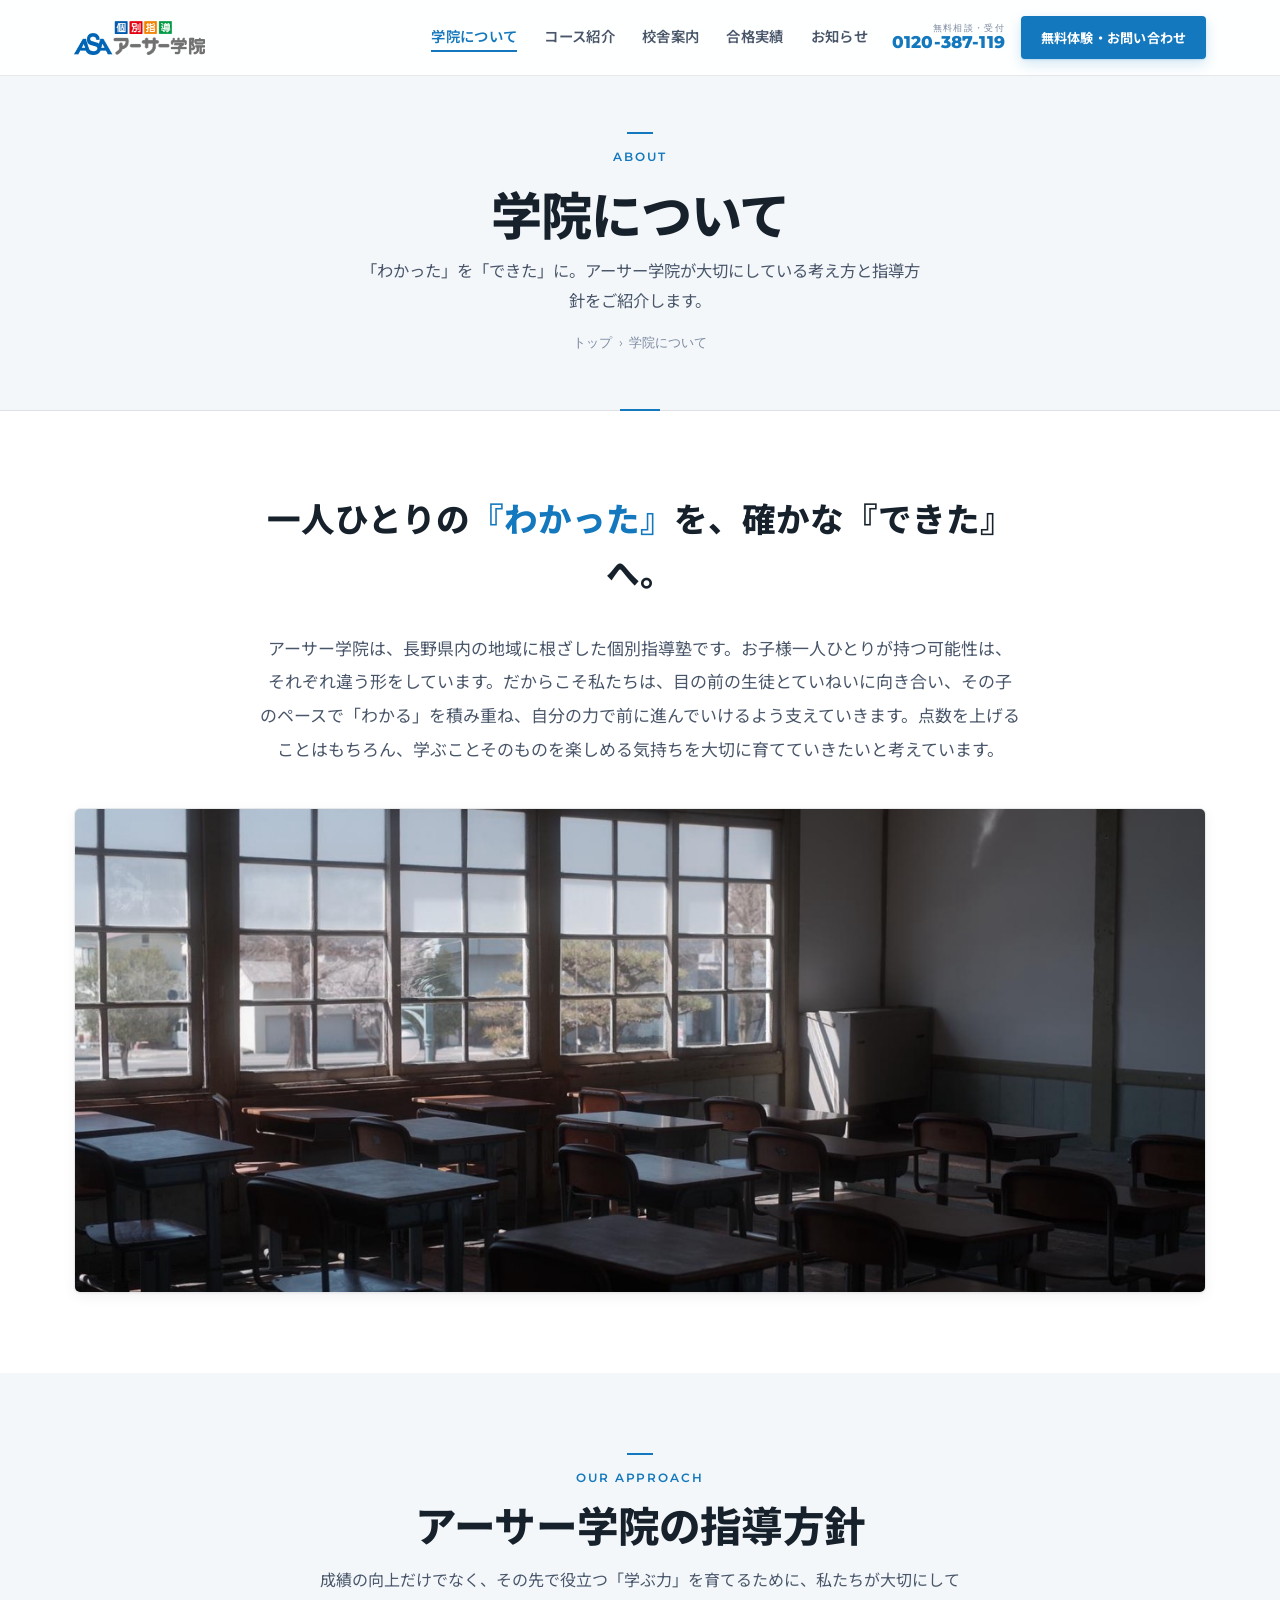
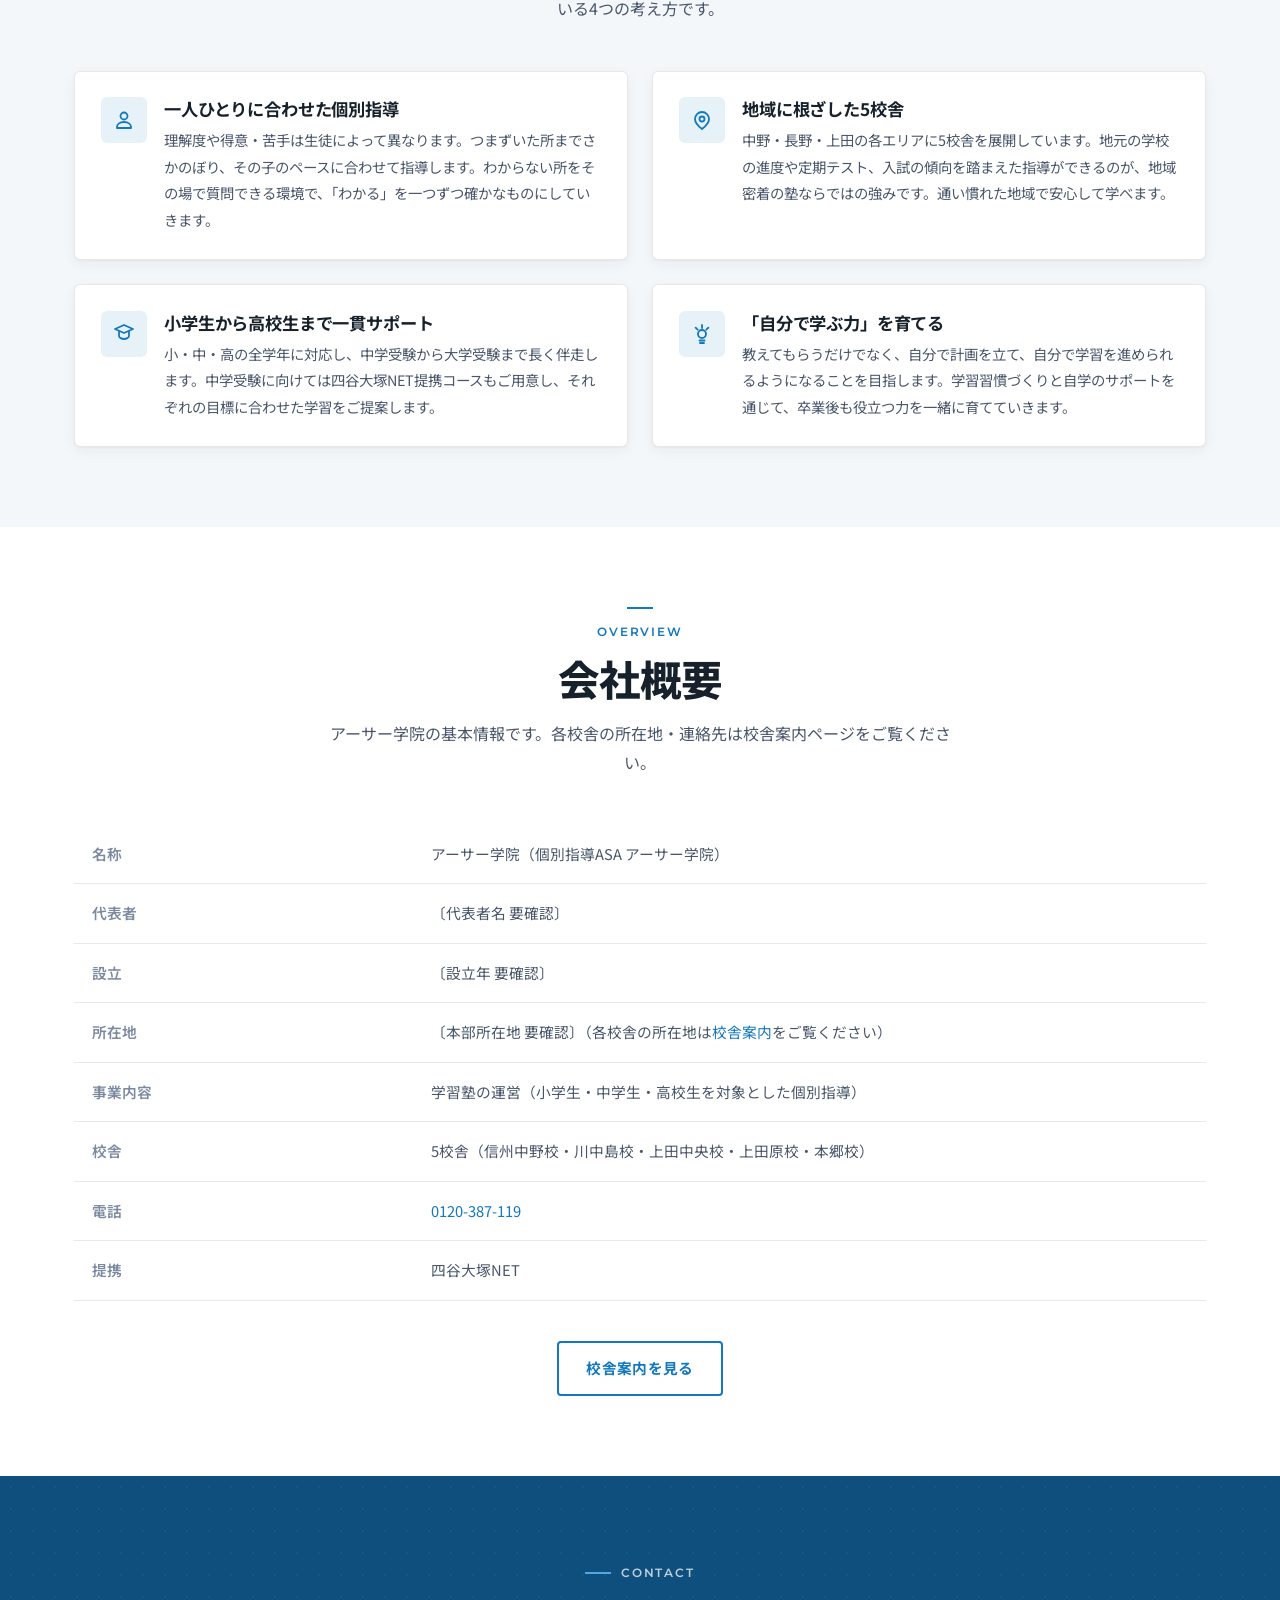
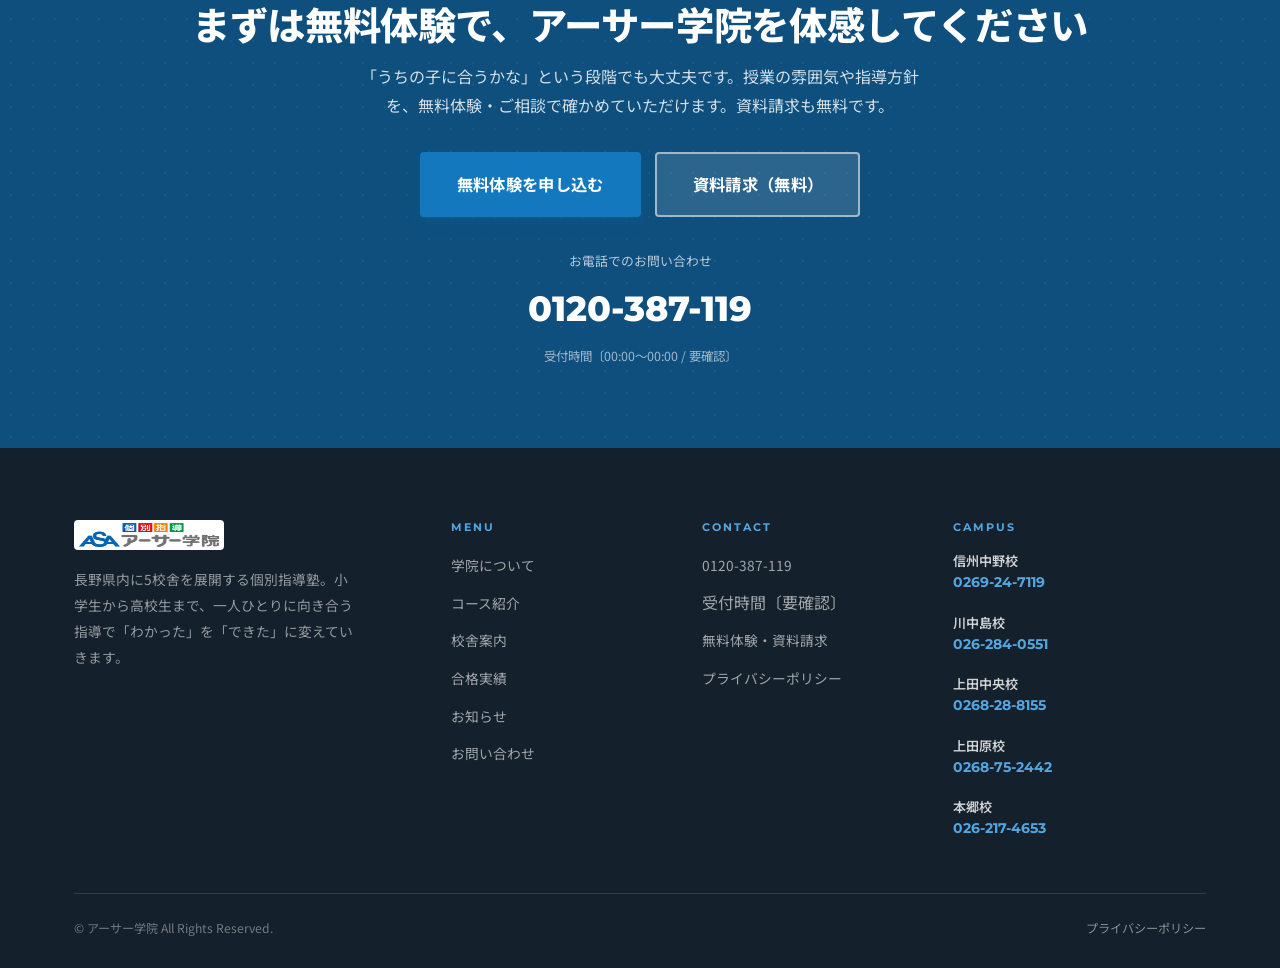
<file: about.html>
<!DOCTYPE html>
<html lang="ja">
<head>
  <meta charset="UTF-8">
  <meta name="viewport" content="width=device-width, initial-scale=1.0">
  <meta name="format-detection" content="telephone=no">
  <title>学院について | アーサー学院</title>
  <meta name="description" content="アーサー学院の理念と指導方針。長野県内5校舎で、一人ひとりに向き合う個別指導を通じて「わかった」を「できた」に変えます。">
  <link rel="canonical" href="https://shunta-tf.github.io/AG_website/about.html">
  <meta name="robots" content="index,follow">

  <meta property="og:type" content="website">
  <meta property="og:site_name" content="アーサー学院">
  <meta property="og:locale" content="ja_JP">
  <meta property="og:title" content="学院について | アーサー学院">
  <meta property="og:description" content="アーサー学院の理念と指導方針。長野県内5校舎で、一人ひとりに向き合う個別指導を通じて「わかった」を「できた」に変えます。">
  <meta property="og:url" content="https://shunta-tf.github.io/AG_website/about.html">
  <meta property="og:image" content="https://shunta-tf.github.io/AG_website/images/brand/ogp.png">
  <meta name="twitter:card" content="summary_large_image">
  <meta name="twitter:title" content="学院について | アーサー学院">
  <meta name="twitter:description" content="アーサー学院の理念と指導方針。長野県内5校舎で、一人ひとりに向き合う個別指導を通じて「わかった」を「できた」に変えます。">
  <meta name="twitter:image" content="https://shunta-tf.github.io/AG_website/images/brand/ogp.png">

  <link rel="icon" href="favicon.svg" type="image/svg+xml">
  <link rel="apple-touch-icon" href="images/brand/logo.png">

  <link rel="preconnect" href="https://fonts.googleapis.com">
  <link rel="preconnect" href="https://fonts.gstatic.com" crossorigin>
  <link href="https://fonts.googleapis.com/css2?family=Montserrat:wght@400;500;600;700;800&family=Noto+Sans+JP:wght@400;500;600;700;800&display=swap" rel="stylesheet">
  <link rel="stylesheet" href="css/style.css">
</head>
<body>
  <a href="#main" class="skip-link">本文へスキップ</a>

  <header class="header">
    <div class="nav">
      <a href="index.html" class="nav-logo" aria-label="アーサー学院 トップページ">
        <img src="images/brand/logo.png" alt="アーサー学院" width="180" height="47">
      </a>
      <nav class="nav-links" aria-label="メインメニュー">
        <a href="about.html" class="active">学院について</a>
        <a href="courses.html">コース紹介</a>
        <a href="campus.html">校舎案内</a>
        <a href="results.html">合格実績</a>
        <a href="news.html">お知らせ</a>
      </nav>
      <div class="nav-actions">
        <a href="tel:0120387119" class="nav-tel">
          <span class="tel-label">無料相談・受付</span>
          <span class="tel-num">0120-387-119</span>
        </a>
        <a href="contact.html" class="btn btn-primary btn-sm">無料体験・お問い合わせ</a>
      </div>
      <button class="nav-hamburger" aria-label="メニューを開く" aria-expanded="false" aria-controls="mobileNav">
        <span></span><span></span><span></span>
      </button>
    </div>
  </header>
  <nav class="nav-mobile" id="mobileNav" aria-label="モバイルメニュー">
    <a href="index.html">トップ</a>
    <a href="about.html">学院について</a>
    <a href="courses.html">コース紹介</a>
    <a href="campus.html">校舎案内</a>
    <a href="results.html">合格実績</a>
    <a href="news.html">お知らせ</a>
    <a href="contact.html">お問い合わせ</a>
    <div class="nav-mobile-actions">
      <a href="tel:0120387119" class="nav-mobile-tel">0120-387-119</a>
      <a href="contact.html" class="btn btn-primary">無料体験・お問い合わせ</a>
    </div>
  </nav>

  <main id="main">

    <!-- PAGE HERO -->
    <section class="page-hero">
      <div class="container">
        <span class="section-label">About</span>
        <h1>学院について</h1>
        <p>「わかった」を「できた」に。アーサー学院が大切にしている考え方と指導方針をご紹介します。</p>
        <nav class="breadcrumb" aria-label="パンくず"><a href="index.html">トップ</a><span>›</span>学院について</nav>
      </div>
    </section>

    <!-- 理念バンド -->
    <section class="section">
      <div class="container">
        <div class="mission fade-in">
          <p class="m-quote">一人ひとりの<span class="accent">『わかった』</span>を、確かな『できた』へ。</p>
          <p class="lead mt-2">アーサー学院は、長野県内の地域に根ざした個別指導塾です。お子様一人ひとりが持つ可能性は、それぞれ違う形をしています。だからこそ私たちは、目の前の生徒とていねいに向き合い、その子のペースで「わかる」を積み重ね、自分の力で前に進んでいけるよう支えていきます。点数を上げることはもちろん、学ぶことそのものを楽しめる気持ちを大切に育てていきたいと考えています。</p>
        </div>
        <div class="banner-img fade-in"><img class="media-img" src="images/about/lesson.jpg" alt="教室の様子（イメージ写真）" loading="lazy" width="1300" height="867"></div>
      </div>
    </section>

    <!-- 指導方針 -->
    <section class="section bg-alt">
      <div class="container">
        <div class="section-header center fade-in">
          <span class="section-label">Our Approach</span>
          <h2 class="section-title">アーサー学院の指導方針</h2>
          <p class="section-subtitle">成績の向上だけでなく、その先で役立つ「学ぶ力」を育てるために、私たちが大切にしている4つの考え方です。</p>
        </div>
        <div class="feature-grid">
          <div class="feature fade-in">
            <div class="f-ic" aria-hidden="true">
              <svg width="24" height="24" viewBox="0 0 24 24" fill="none" stroke="currentColor" stroke-width="1.8" stroke-linecap="round" stroke-linejoin="round"><path d="M12 14c-4 0-7 2-7 5v1h14v-1c0-3-3-5-7-5Z"/><circle cx="12" cy="8" r="3.5"/></svg>
            </div>
            <div>
              <h3>一人ひとりに合わせた個別指導</h3>
              <p>理解度や得意・苦手は生徒によって異なります。つまずいた所までさかのぼり、その子のペースに合わせて指導します。わからない所をその場で質問できる環境で、「わかる」を一つずつ確かなものにしていきます。</p>
            </div>
          </div>
          <div class="feature fade-in fd2">
            <div class="f-ic" aria-hidden="true">
              <svg width="24" height="24" viewBox="0 0 24 24" fill="none" stroke="currentColor" stroke-width="1.8" stroke-linecap="round" stroke-linejoin="round"><path d="M12 21s-7-5.3-7-10a7 7 0 0 1 14 0c0 4.7-7 10-7 10Z"/><circle cx="12" cy="11" r="2.5"/></svg>
            </div>
            <div>
              <h3>地域に根ざした5校舎</h3>
              <p>中野・長野・上田の各エリアに5校舎を展開しています。地元の学校の進度や定期テスト、入試の傾向を踏まえた指導ができるのが、地域密着の塾ならではの強みです。通い慣れた地域で安心して学べます。</p>
            </div>
          </div>
          <div class="feature fade-in fd3">
            <div class="f-ic" aria-hidden="true">
              <svg width="24" height="24" viewBox="0 0 24 24" fill="none" stroke="currentColor" stroke-width="1.8" stroke-linecap="round" stroke-linejoin="round"><path d="M3 7l9-4 9 4-9 4-9-4Z"/><path d="M7 9.5V14c0 1.7 2.7 3 5 3s5-1.3 5-3V9.5"/></svg>
            </div>
            <div>
              <h3>小学生から高校生まで一貫サポート</h3>
              <p>小・中・高の全学年に対応し、中学受験から大学受験まで長く伴走します。中学受験に向けては四谷大塚NET提携コースもご用意し、それぞれの目標に合わせた学習をご提案します。</p>
            </div>
          </div>
          <div class="feature fade-in fd4">
            <div class="f-ic" aria-hidden="true">
              <svg width="24" height="24" viewBox="0 0 24 24" fill="none" stroke="currentColor" stroke-width="1.8" stroke-linecap="round" stroke-linejoin="round"><path d="M12 3v3"/><path d="M5.6 5.6l2.1 2.1"/><path d="M18.4 5.6l-2.1 2.1"/><circle cx="12" cy="12" r="4"/><path d="M9.5 18.5h5"/><path d="M10 21h4"/></svg>
            </div>
            <div>
              <h3>「自分で学ぶ力」を育てる</h3>
              <p>教えてもらうだけでなく、自分で計画を立て、自分で学習を進められるようになることを目指します。学習習慣づくりと自学のサポートを通じて、卒業後も役立つ力を一緒に育てていきます。</p>
            </div>
          </div>
        </div>
      </div>
    </section>

    <!-- 会社概要 -->
    <section class="section">
      <div class="container">
        <div class="section-header center fade-in">
          <span class="section-label">Overview</span>
          <h2 class="section-title">会社概要</h2>
          <p class="section-subtitle">アーサー学院の基本情報です。各校舎の所在地・連絡先は校舎案内ページをご覧ください。</p>
        </div>
        <div class="table-wrap fade-in">
          <table class="info-table">
            <tbody>
              <tr>
                <th>名称</th>
                <td>アーサー学院（個別指導ASA アーサー学院）</td>
              </tr>
              <tr>
                <th>代表者</th>
                <td>〔代表者名 要確認〕</td>
              </tr>
              <tr>
                <th>設立</th>
                <td>〔設立年 要確認〕</td>
              </tr>
              <tr>
                <th>所在地</th>
                <td>〔本部所在地 要確認〕（各校舎の所在地は<a href="campus.html">校舎案内</a>をご覧ください）</td>
              </tr>
              <tr>
                <th>事業内容</th>
                <td>学習塾の運営（小学生・中学生・高校生を対象とした個別指導）</td>
              </tr>
              <tr>
                <th>校舎</th>
                <td>5校舎（信州中野校・川中島校・上田中央校・上田原校・本郷校）</td>
              </tr>
              <tr>
                <th>電話</th>
                <td><a href="tel:0120387119">0120-387-119</a></td>
              </tr>
              <tr>
                <th>提携</th>
                <td>四谷大塚NET</td>
              </tr>
            </tbody>
          </table>
        </div>
        <div class="section-cta fade-in">
          <a href="campus.html" class="btn btn-outline">校舎案内を見る</a>
        </div>
      </div>
    </section>

    <!-- CTA帯 -->
    <section class="section cta-band">
      <div class="container">
        <div class="fade-in">
          <span class="section-label">Contact</span>
          <h2>まずは無料体験で、アーサー学院を体感してください</h2>
          <p>「うちの子に合うかな」という段階でも大丈夫です。授業の雰囲気や指導方針を、無料体験・ご相談で確かめていただけます。資料請求も無料です。</p>
          <div class="cta-actions">
            <a href="contact.html" class="btn btn-primary btn-lg">無料体験を申し込む</a>
            <a href="contact.html?type=brochure" class="btn btn-ghost btn-lg">資料請求（無料）</a>
          </div>
          <div class="cta-tel">
            <span class="ct-label">お電話でのお問い合わせ</span>
            <a href="tel:0120387119" class="ct-num">0120-387-119</a>
            <span class="ct-hours">受付時間〔00:00〜00:00 / 要確認〕</span>
          </div>
        </div>
      </div>
    </section>

  </main>

  <footer class="footer">
    <div class="container">
      <div class="footer-grid">
        <div class="footer-brand">
          <a href="index.html" class="footer-logo"><img src="images/brand/logo.png" alt="アーサー学院" width="150" height="39"></a>
          <p>長野県内に5校舎を展開する個別指導塾。小学生から高校生まで、一人ひとりに向き合う指導で「わかった」を「できた」に変えていきます。</p>
        </div>
        <div class="footer-col">
          <h4>Menu</h4>
          <ul>
            <li><a href="about.html">学院について</a></li>
            <li><a href="courses.html">コース紹介</a></li>
            <li><a href="campus.html">校舎案内</a></li>
            <li><a href="results.html">合格実績</a></li>
            <li><a href="news.html">お知らせ</a></li>
            <li><a href="contact.html">お問い合わせ</a></li>
          </ul>
        </div>
        <div class="footer-col">
          <h4>Contact</h4>
          <ul>
            <li><a href="tel:0120387119">0120-387-119</a></li>
            <li>受付時間〔要確認〕</li>
            <li><a href="contact.html">無料体験・資料請求</a></li>
            <li><a href="privacy.html">プライバシーポリシー</a></li>
          </ul>
        </div>
        <div class="footer-col footer-campus">
          <h4>Campus</h4>
          <ul>
            <li><span class="fc-name">信州中野校</span><a class="fc-tel" href="tel:0269247119">0269-24-7119</a></li>
            <li><span class="fc-name">川中島校</span><a class="fc-tel" href="tel:0262840551">026-284-0551</a></li>
            <li><span class="fc-name">上田中央校</span><a class="fc-tel" href="tel:0268288155">0268-28-8155</a></li>
            <li><span class="fc-name">上田原校</span><a class="fc-tel" href="tel:0268752442">0268-75-2442</a></li>
            <li><span class="fc-name">本郷校</span><a class="fc-tel" href="tel:0262174653">026-217-4653</a></li>
          </ul>
        </div>
      </div>
      <div class="footer-bottom">
        <span>&copy; アーサー学院 All Rights Reserved.</span>
        <a href="privacy.html">プライバシーポリシー</a>
      </div>
    </div>
  </footer>

  <script src="js/main.js"></script>
</body>
</html>
</file>
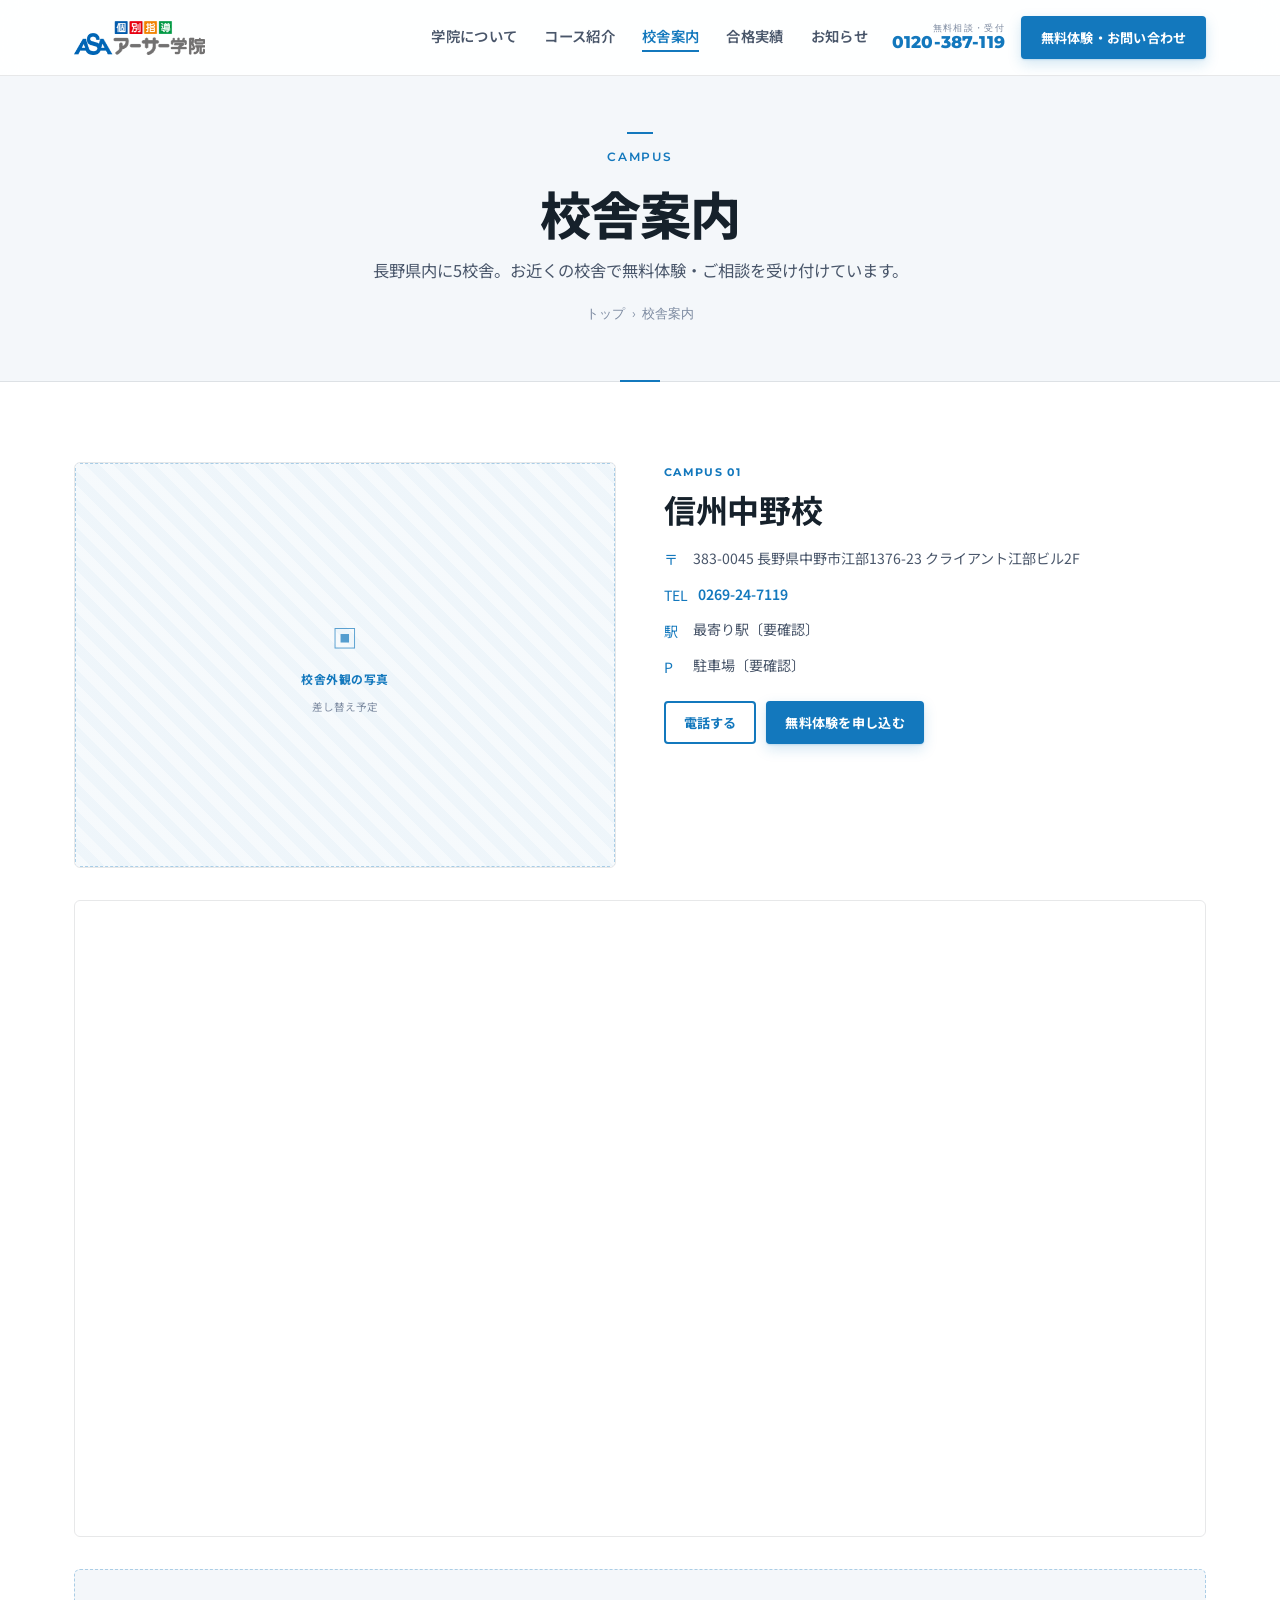
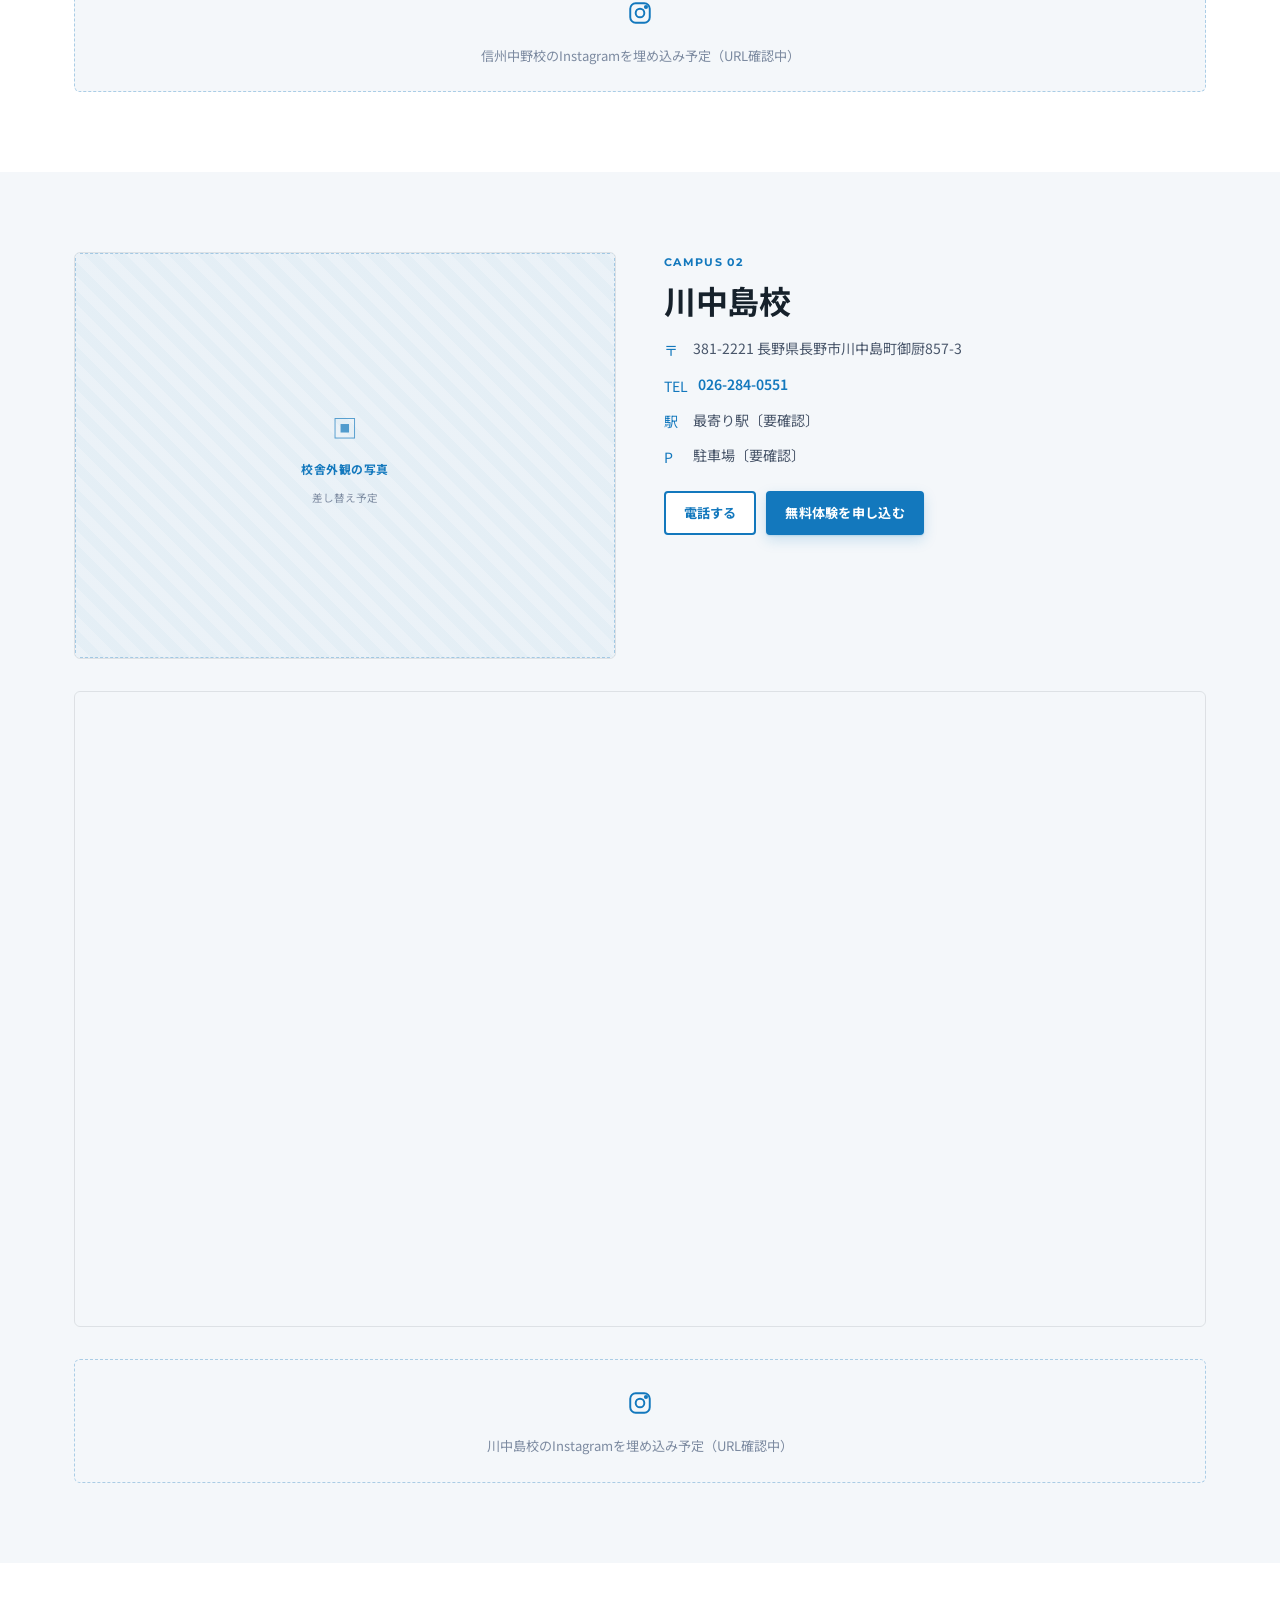
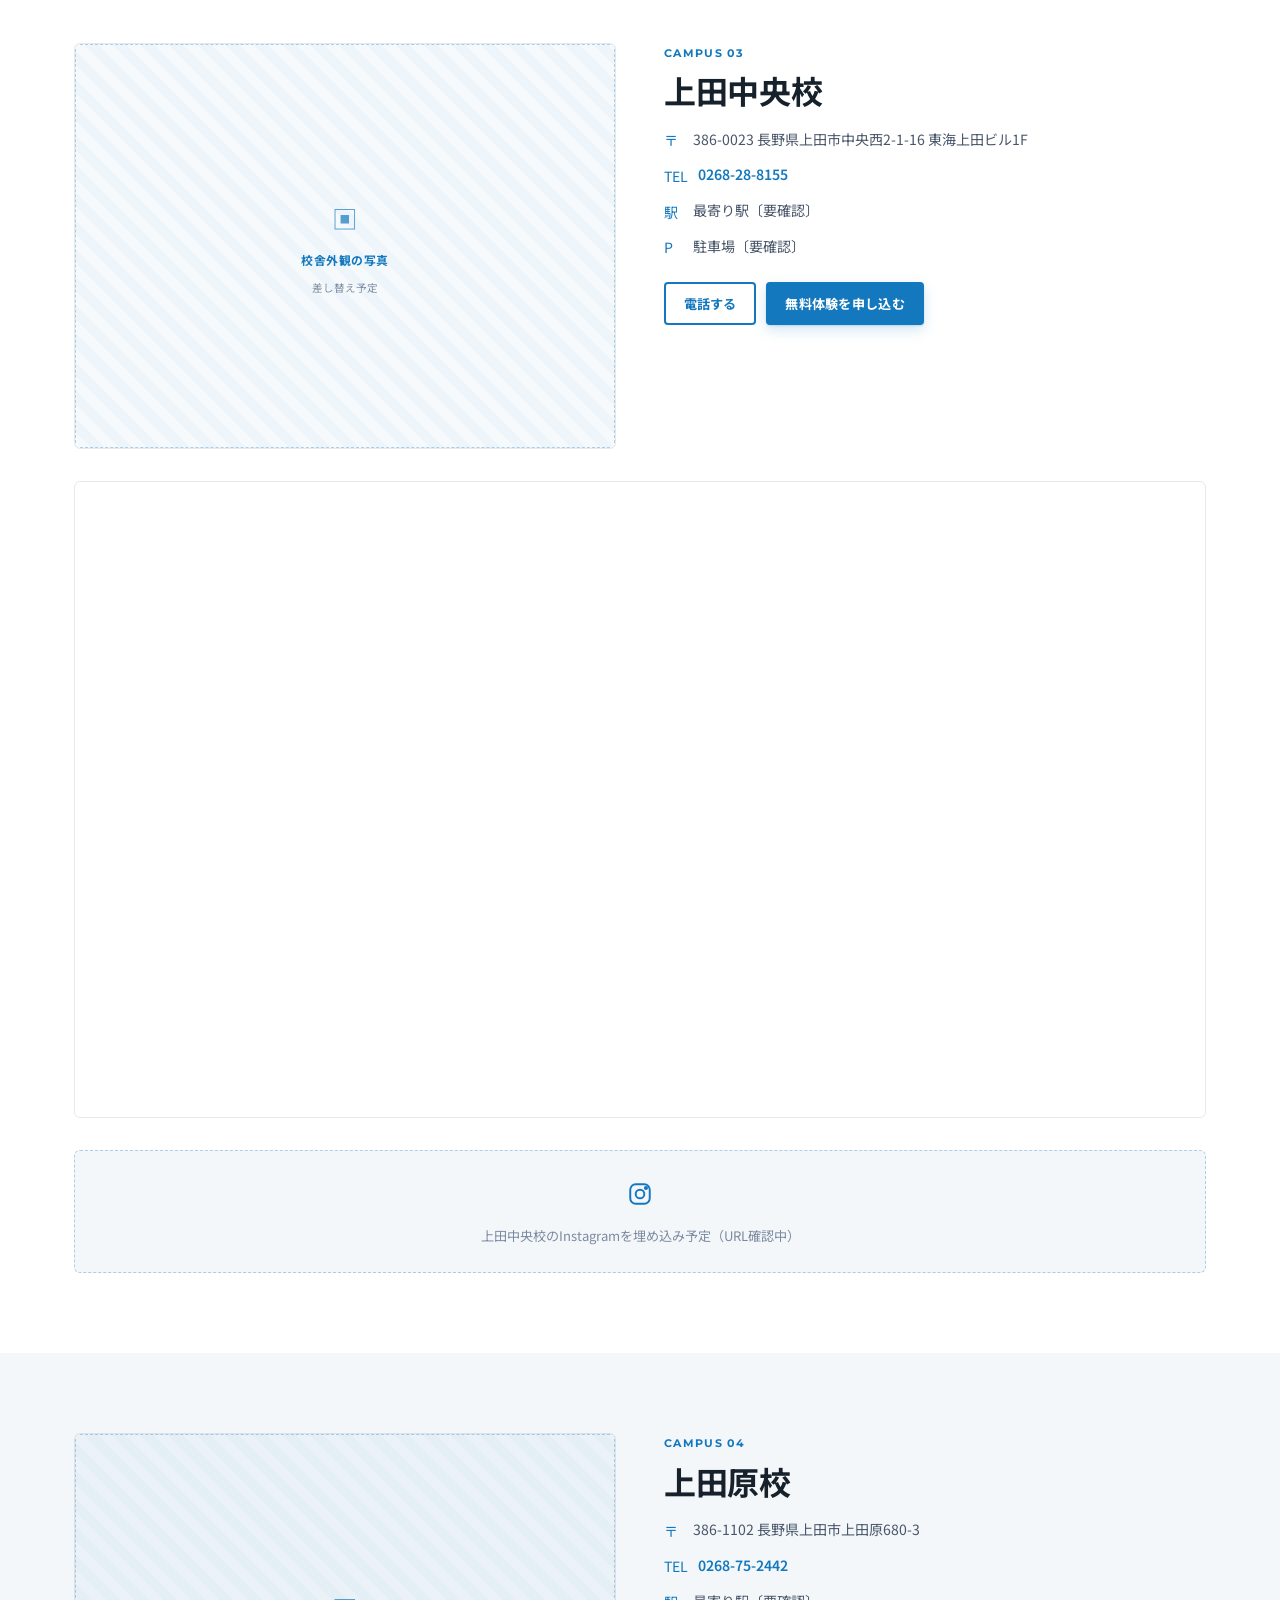
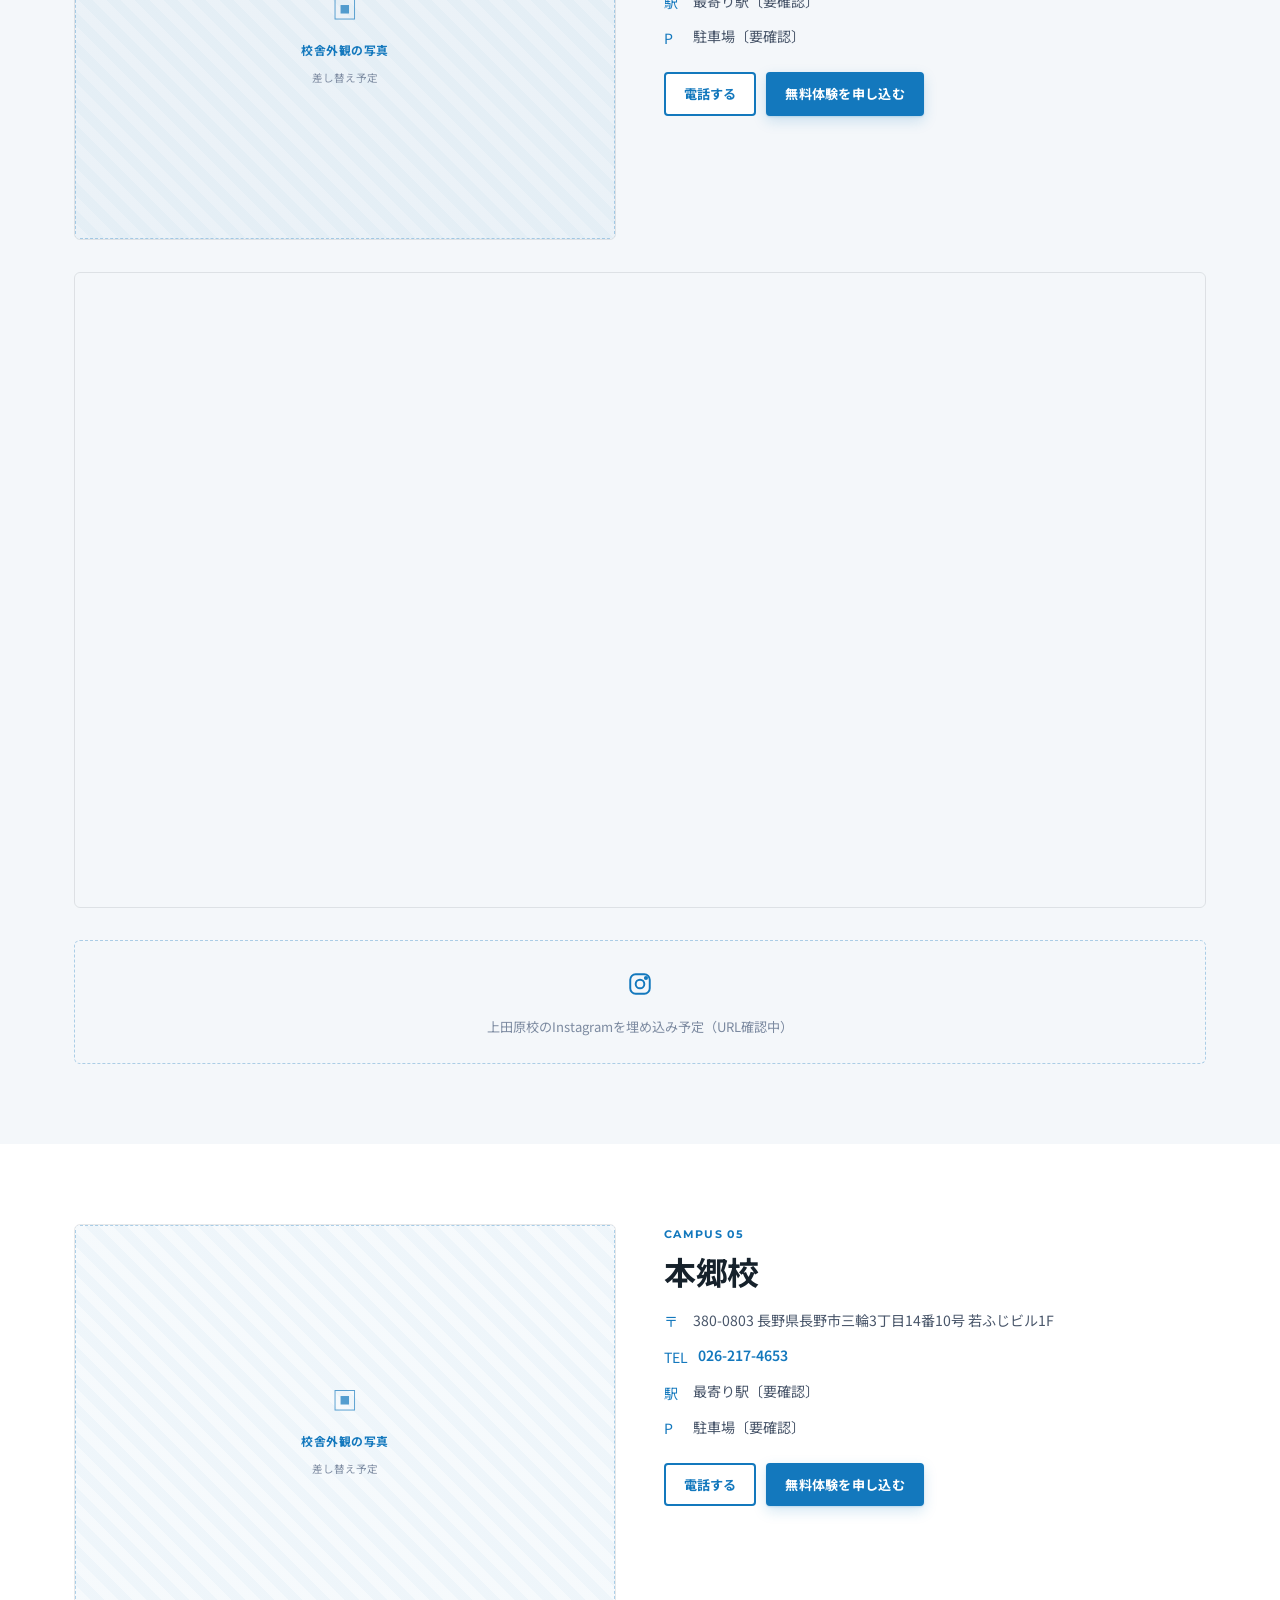
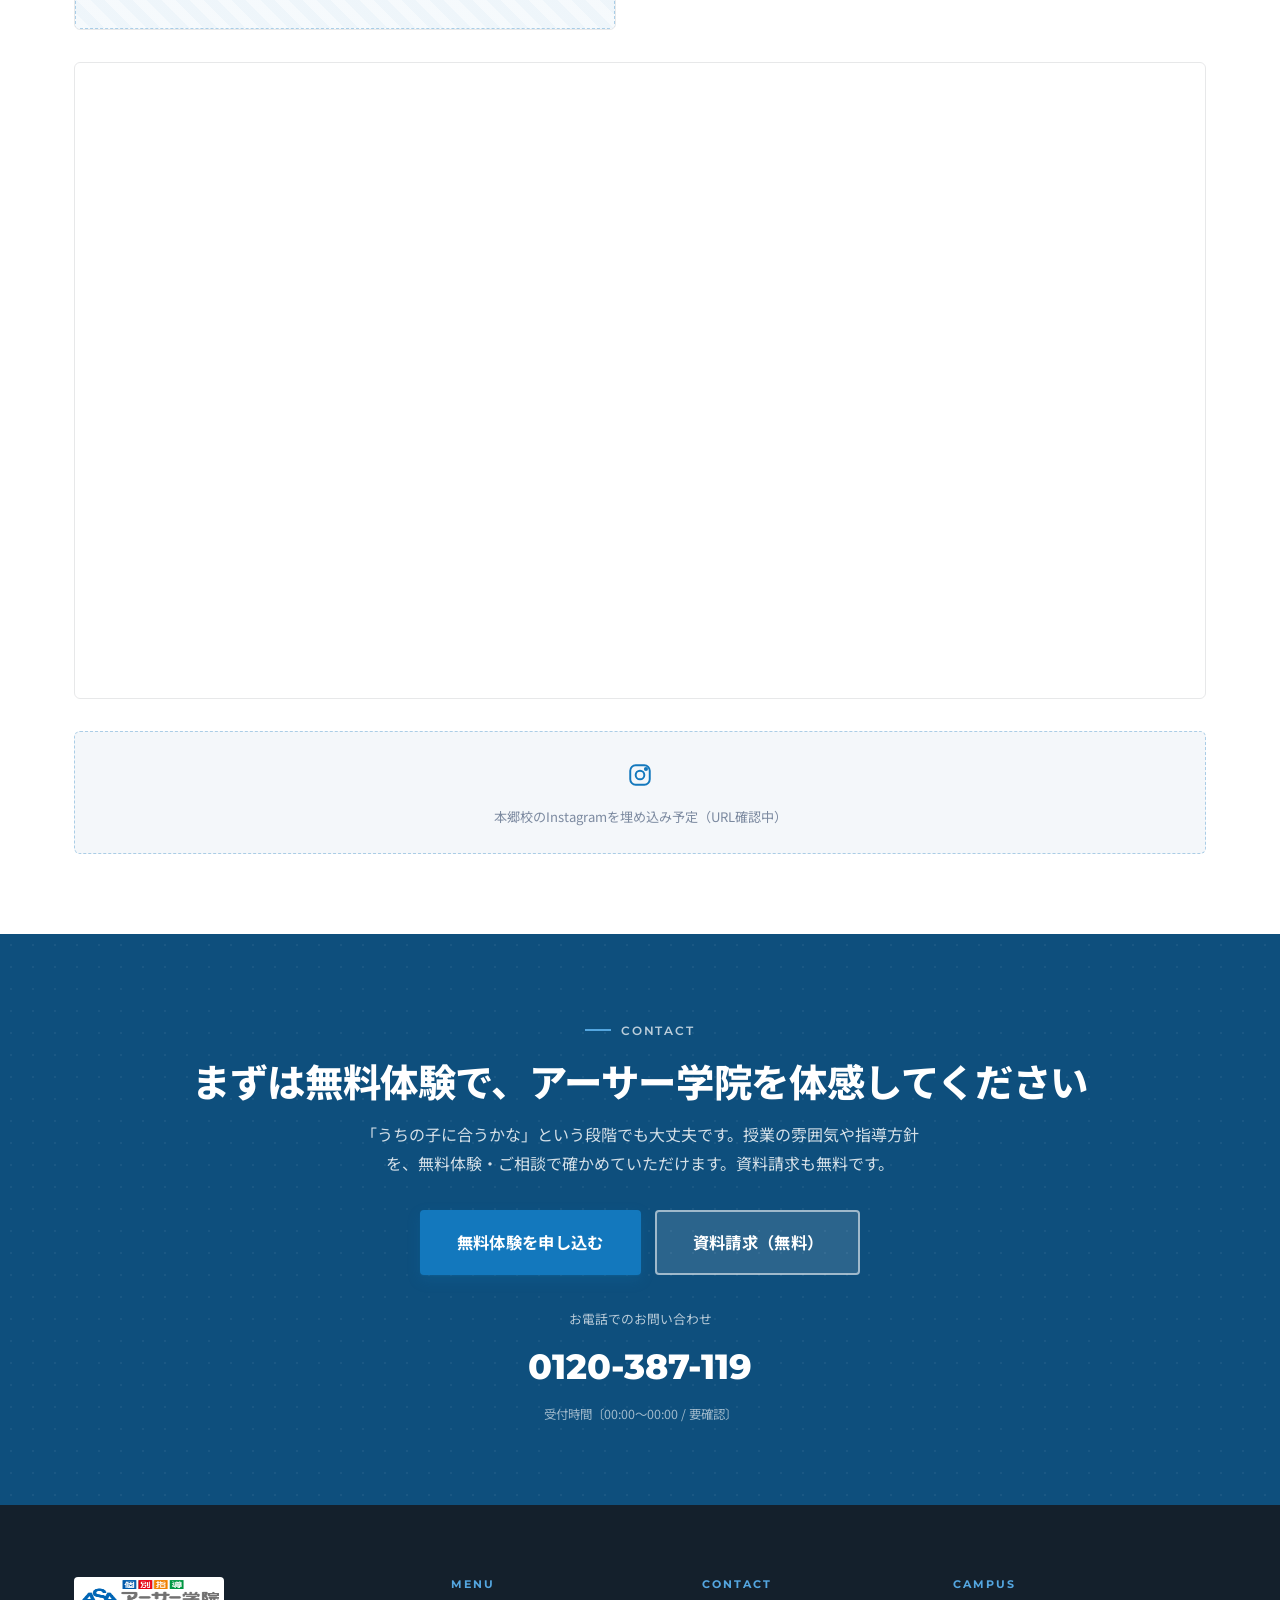
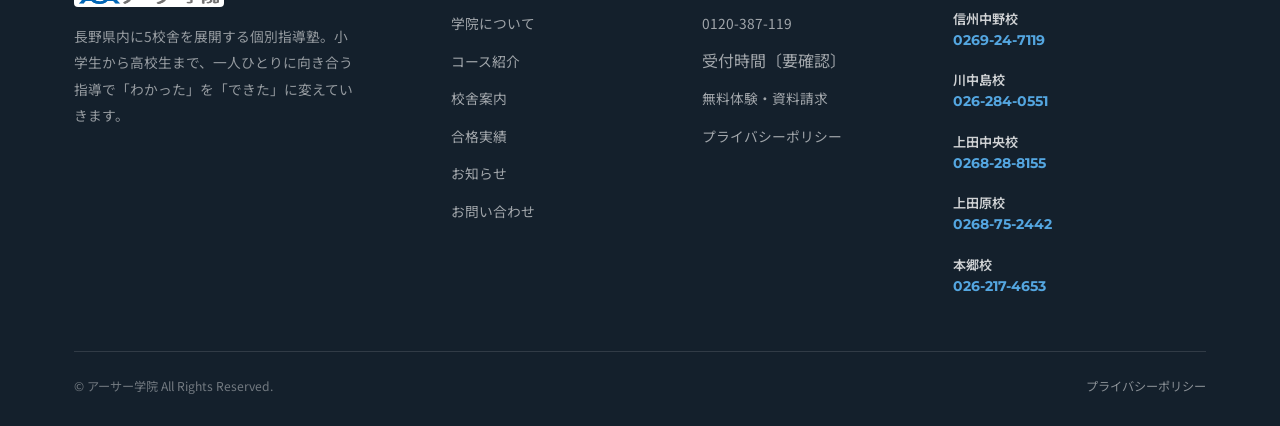
<file: campus.html>
<!DOCTYPE html>
<html lang="ja">
<head>
  <meta charset="UTF-8">
  <meta name="viewport" content="width=device-width, initial-scale=1.0">
  <meta name="format-detection" content="telephone=no">
  <title>校舎案内 | アーサー学院</title>
  <meta name="description" content="アーサー学院の5校舎（信州中野・川中島・上田中央・上田原・本郷）の住所・電話・アクセス・地図のご案内です。">
  <link rel="canonical" href="https://shunta-tf.github.io/AG_website/campus.html">
  <meta name="robots" content="index,follow">

  <meta property="og:type" content="website">
  <meta property="og:site_name" content="アーサー学院">
  <meta property="og:locale" content="ja_JP">
  <meta property="og:title" content="校舎案内 | アーサー学院">
  <meta property="og:description" content="アーサー学院の5校舎（信州中野・川中島・上田中央・上田原・本郷）の住所・電話・アクセス・地図のご案内です。">
  <meta property="og:url" content="https://shunta-tf.github.io/AG_website/campus.html">
  <meta property="og:image" content="https://shunta-tf.github.io/AG_website/images/brand/ogp.png">
  <meta name="twitter:card" content="summary_large_image">
  <meta name="twitter:title" content="校舎案内 | アーサー学院">
  <meta name="twitter:description" content="アーサー学院の5校舎（信州中野・川中島・上田中央・上田原・本郷）の住所・電話・アクセス・地図のご案内です。">
  <meta name="twitter:image" content="https://shunta-tf.github.io/AG_website/images/brand/ogp.png">

  <link rel="icon" href="favicon.svg" type="image/svg+xml">
  <link rel="apple-touch-icon" href="images/brand/logo.png">

  <link rel="preconnect" href="https://fonts.googleapis.com">
  <link rel="preconnect" href="https://fonts.gstatic.com" crossorigin>
  <link href="https://fonts.googleapis.com/css2?family=Montserrat:wght@400;500;600;700;800&family=Noto+Sans+JP:wght@400;500;600;700;800&display=swap" rel="stylesheet">
  <link rel="stylesheet" href="css/style.css">
</head>
<body>
  <a href="#main" class="skip-link">本文へスキップ</a>

  <header class="header">
    <div class="nav">
      <a href="index.html" class="nav-logo" aria-label="アーサー学院 トップページ">
        <img src="images/brand/logo.png" alt="アーサー学院" width="180" height="47">
      </a>
      <nav class="nav-links" aria-label="メインメニュー">
        <a href="about.html">学院について</a>
        <a href="courses.html">コース紹介</a>
        <a href="campus.html" class="active">校舎案内</a>
        <a href="results.html">合格実績</a>
        <a href="news.html">お知らせ</a>
      </nav>
      <div class="nav-actions">
        <a href="tel:0120387119" class="nav-tel">
          <span class="tel-label">無料相談・受付</span>
          <span class="tel-num">0120-387-119</span>
        </a>
        <a href="contact.html" class="btn btn-primary btn-sm">無料体験・お問い合わせ</a>
      </div>
      <button class="nav-hamburger" aria-label="メニューを開く" aria-expanded="false" aria-controls="mobileNav">
        <span></span><span></span><span></span>
      </button>
    </div>
  </header>
  <nav class="nav-mobile" id="mobileNav" aria-label="モバイルメニュー">
    <a href="index.html">トップ</a>
    <a href="about.html">学院について</a>
    <a href="courses.html">コース紹介</a>
    <a href="campus.html" class="active">校舎案内</a>
    <a href="results.html">合格実績</a>
    <a href="news.html">お知らせ</a>
    <a href="contact.html">お問い合わせ</a>
    <div class="nav-mobile-actions">
      <a href="tel:0120387119" class="nav-mobile-tel">0120-387-119</a>
      <a href="contact.html" class="btn btn-primary">無料体験・お問い合わせ</a>
    </div>
  </nav>

  <main id="main">

    <!-- PAGE HERO -->
    <section class="page-hero">
      <span class="section-label">Campus</span>
      <h1>校舎案内</h1>
      <p>長野県内に5校舎。お近くの校舎で無料体験・ご相談を受け付けています。</p>
      <nav class="breadcrumb" aria-label="パンくず"><a href="index.html">トップ</a><span>›</span>校舎案内</nav>
    </section>

    <!-- 信州中野校 -->
    <section class="section" id="nakano">
      <div class="container">
        <div class="split top fade-in">
          <div class="split-media">
            <div class="photo-ph"><span class="pp-ic" aria-hidden="true">▣</span><span class="pp-label">校舎外観の写真</span><span class="pp-note">差し替え予定</span></div>
          </div>
          <div class="split-body">
            <span class="eyebrow">Campus 01</span>
            <h2>信州中野校</h2>
            <div class="campus-meta">
              <div class="ci-row"><span class="mi" aria-hidden="true">〒</span><span>383-0045 長野県中野市江部1376-23 クライアント江部ビル2F</span></div>
              <div class="ci-row"><span class="mi" aria-hidden="true">TEL</span><a href="tel:0269247119">0269-24-7119</a></div>
              <div class="ci-row"><span class="mi" aria-hidden="true">駅</span><span>最寄り駅〔要確認〕</span></div>
              <div class="ci-row"><span class="mi" aria-hidden="true">P</span><span>駐車場〔要確認〕</span></div>
            </div>
            <div class="campus-actions">
              <a href="tel:0269247119" class="btn btn-outline btn-sm">電話する</a>
              <a href="contact.html" class="btn btn-primary btn-sm">無料体験を申し込む</a>
            </div>
          </div>
        </div>
        <div class="map-embed mt-2">
          <iframe title="信州中野校の地図" loading="lazy" referrerpolicy="no-referrer-when-downgrade" src="https://maps.google.com/maps?q=長野県中野市江部1376-23 クライアント江部ビル2F&z=16&output=embed"></iframe>
        </div>
        <div class="ig-slot mt-2">
          <div class="ig-ic" aria-hidden="true">
            <svg width="26" height="26" viewBox="0 0 24 24" fill="none" stroke="currentColor" stroke-width="1.8" stroke-linecap="round" stroke-linejoin="round"><rect x="3" y="3" width="18" height="18" rx="5"/><circle cx="12" cy="12" r="4"/><circle cx="17.5" cy="6.5" r="1"/></svg>
          </div>
          信州中野校のInstagramを埋め込み予定（URL確認中）
        </div>
      </div>
    </section>

    <!-- 川中島校 -->
    <section class="section bg-alt" id="kawanakajima">
      <div class="container">
        <div class="split top fade-in">
          <div class="split-media">
            <div class="photo-ph"><span class="pp-ic" aria-hidden="true">▣</span><span class="pp-label">校舎外観の写真</span><span class="pp-note">差し替え予定</span></div>
          </div>
          <div class="split-body">
            <span class="eyebrow">Campus 02</span>
            <h2>川中島校</h2>
            <div class="campus-meta">
              <div class="ci-row"><span class="mi" aria-hidden="true">〒</span><span>381-2221 長野県長野市川中島町御厨857-3</span></div>
              <div class="ci-row"><span class="mi" aria-hidden="true">TEL</span><a href="tel:0262840551">026-284-0551</a></div>
              <div class="ci-row"><span class="mi" aria-hidden="true">駅</span><span>最寄り駅〔要確認〕</span></div>
              <div class="ci-row"><span class="mi" aria-hidden="true">P</span><span>駐車場〔要確認〕</span></div>
            </div>
            <div class="campus-actions">
              <a href="tel:0262840551" class="btn btn-outline btn-sm">電話する</a>
              <a href="contact.html" class="btn btn-primary btn-sm">無料体験を申し込む</a>
            </div>
          </div>
        </div>
        <div class="map-embed mt-2">
          <iframe title="川中島校の地図" loading="lazy" referrerpolicy="no-referrer-when-downgrade" src="https://maps.google.com/maps?q=長野県長野市川中島町御厨857-3&z=16&output=embed"></iframe>
        </div>
        <div class="ig-slot mt-2">
          <div class="ig-ic" aria-hidden="true">
            <svg width="26" height="26" viewBox="0 0 24 24" fill="none" stroke="currentColor" stroke-width="1.8" stroke-linecap="round" stroke-linejoin="round"><rect x="3" y="3" width="18" height="18" rx="5"/><circle cx="12" cy="12" r="4"/><circle cx="17.5" cy="6.5" r="1"/></svg>
          </div>
          川中島校のInstagramを埋め込み予定（URL確認中）
        </div>
      </div>
    </section>

    <!-- 上田中央校 -->
    <section class="section" id="ueda-chuo">
      <div class="container">
        <div class="split top fade-in">
          <div class="split-media">
            <div class="photo-ph"><span class="pp-ic" aria-hidden="true">▣</span><span class="pp-label">校舎外観の写真</span><span class="pp-note">差し替え予定</span></div>
          </div>
          <div class="split-body">
            <span class="eyebrow">Campus 03</span>
            <h2>上田中央校</h2>
            <div class="campus-meta">
              <div class="ci-row"><span class="mi" aria-hidden="true">〒</span><span>386-0023 長野県上田市中央西2-1-16 東海上田ビル1F</span></div>
              <div class="ci-row"><span class="mi" aria-hidden="true">TEL</span><a href="tel:0268288155">0268-28-8155</a></div>
              <div class="ci-row"><span class="mi" aria-hidden="true">駅</span><span>最寄り駅〔要確認〕</span></div>
              <div class="ci-row"><span class="mi" aria-hidden="true">P</span><span>駐車場〔要確認〕</span></div>
            </div>
            <div class="campus-actions">
              <a href="tel:0268288155" class="btn btn-outline btn-sm">電話する</a>
              <a href="contact.html" class="btn btn-primary btn-sm">無料体験を申し込む</a>
            </div>
          </div>
        </div>
        <div class="map-embed mt-2">
          <iframe title="上田中央校の地図" loading="lazy" referrerpolicy="no-referrer-when-downgrade" src="https://maps.google.com/maps?q=長野県上田市中央西2-1-16 東海上田ビル1F&z=16&output=embed"></iframe>
        </div>
        <div class="ig-slot mt-2">
          <div class="ig-ic" aria-hidden="true">
            <svg width="26" height="26" viewBox="0 0 24 24" fill="none" stroke="currentColor" stroke-width="1.8" stroke-linecap="round" stroke-linejoin="round"><rect x="3" y="3" width="18" height="18" rx="5"/><circle cx="12" cy="12" r="4"/><circle cx="17.5" cy="6.5" r="1"/></svg>
          </div>
          上田中央校のInstagramを埋め込み予定（URL確認中）
        </div>
      </div>
    </section>

    <!-- 上田原校 -->
    <section class="section bg-alt" id="uedahara">
      <div class="container">
        <div class="split top fade-in">
          <div class="split-media">
            <div class="photo-ph"><span class="pp-ic" aria-hidden="true">▣</span><span class="pp-label">校舎外観の写真</span><span class="pp-note">差し替え予定</span></div>
          </div>
          <div class="split-body">
            <span class="eyebrow">Campus 04</span>
            <h2>上田原校</h2>
            <div class="campus-meta">
              <div class="ci-row"><span class="mi" aria-hidden="true">〒</span><span>386-1102 長野県上田市上田原680-3</span></div>
              <div class="ci-row"><span class="mi" aria-hidden="true">TEL</span><a href="tel:0268752442">0268-75-2442</a></div>
              <div class="ci-row"><span class="mi" aria-hidden="true">駅</span><span>最寄り駅〔要確認〕</span></div>
              <div class="ci-row"><span class="mi" aria-hidden="true">P</span><span>駐車場〔要確認〕</span></div>
            </div>
            <div class="campus-actions">
              <a href="tel:0268752442" class="btn btn-outline btn-sm">電話する</a>
              <a href="contact.html" class="btn btn-primary btn-sm">無料体験を申し込む</a>
            </div>
          </div>
        </div>
        <div class="map-embed mt-2">
          <iframe title="上田原校の地図" loading="lazy" referrerpolicy="no-referrer-when-downgrade" src="https://maps.google.com/maps?q=長野県上田市上田原680-3&z=16&output=embed"></iframe>
        </div>
        <div class="ig-slot mt-2">
          <div class="ig-ic" aria-hidden="true">
            <svg width="26" height="26" viewBox="0 0 24 24" fill="none" stroke="currentColor" stroke-width="1.8" stroke-linecap="round" stroke-linejoin="round"><rect x="3" y="3" width="18" height="18" rx="5"/><circle cx="12" cy="12" r="4"/><circle cx="17.5" cy="6.5" r="1"/></svg>
          </div>
          上田原校のInstagramを埋め込み予定（URL確認中）
        </div>
      </div>
    </section>

    <!-- 本郷校 -->
    <section class="section" id="hongo">
      <div class="container">
        <div class="split top fade-in">
          <div class="split-media">
            <div class="photo-ph"><span class="pp-ic" aria-hidden="true">▣</span><span class="pp-label">校舎外観の写真</span><span class="pp-note">差し替え予定</span></div>
          </div>
          <div class="split-body">
            <span class="eyebrow">Campus 05</span>
            <h2>本郷校</h2>
            <div class="campus-meta">
              <div class="ci-row"><span class="mi" aria-hidden="true">〒</span><span>380-0803 長野県長野市三輪3丁目14番10号 若ふじビル1F</span></div>
              <div class="ci-row"><span class="mi" aria-hidden="true">TEL</span><a href="tel:0262174653">026-217-4653</a></div>
              <div class="ci-row"><span class="mi" aria-hidden="true">駅</span><span>最寄り駅〔要確認〕</span></div>
              <div class="ci-row"><span class="mi" aria-hidden="true">P</span><span>駐車場〔要確認〕</span></div>
            </div>
            <div class="campus-actions">
              <a href="tel:0262174653" class="btn btn-outline btn-sm">電話する</a>
              <a href="contact.html" class="btn btn-primary btn-sm">無料体験を申し込む</a>
            </div>
          </div>
        </div>
        <div class="map-embed mt-2">
          <iframe title="本郷校の地図" loading="lazy" referrerpolicy="no-referrer-when-downgrade" src="https://maps.google.com/maps?q=長野県長野市三輪3丁目14番10号 若ふじビル1F&z=16&output=embed"></iframe>
        </div>
        <div class="ig-slot mt-2">
          <div class="ig-ic" aria-hidden="true">
            <svg width="26" height="26" viewBox="0 0 24 24" fill="none" stroke="currentColor" stroke-width="1.8" stroke-linecap="round" stroke-linejoin="round"><rect x="3" y="3" width="18" height="18" rx="5"/><circle cx="12" cy="12" r="4"/><circle cx="17.5" cy="6.5" r="1"/></svg>
          </div>
          本郷校のInstagramを埋め込み予定（URL確認中）
        </div>
      </div>
    </section>

    <!-- CTA帯 -->
    <section class="section cta-band">
      <div class="container">
        <div class="fade-in">
          <span class="section-label">Contact</span>
          <h2>まずは無料体験で、アーサー学院を体感してください</h2>
          <p>「うちの子に合うかな」という段階でも大丈夫です。授業の雰囲気や指導方針を、無料体験・ご相談で確かめていただけます。資料請求も無料です。</p>
          <div class="cta-actions">
            <a href="contact.html" class="btn btn-primary btn-lg">無料体験を申し込む</a>
            <a href="contact.html?type=brochure" class="btn btn-ghost btn-lg">資料請求（無料）</a>
          </div>
          <div class="cta-tel">
            <span class="ct-label">お電話でのお問い合わせ</span>
            <a href="tel:0120387119" class="ct-num">0120-387-119</a>
            <span class="ct-hours">受付時間〔00:00〜00:00 / 要確認〕</span>
          </div>
        </div>
      </div>
    </section>

  </main>

  <footer class="footer">
    <div class="container">
      <div class="footer-grid">
        <div class="footer-brand">
          <a href="index.html" class="footer-logo"><img src="images/brand/logo.png" alt="アーサー学院" width="150" height="39"></a>
          <p>長野県内に5校舎を展開する個別指導塾。小学生から高校生まで、一人ひとりに向き合う指導で「わかった」を「できた」に変えていきます。</p>
        </div>
        <div class="footer-col">
          <h4>Menu</h4>
          <ul>
            <li><a href="about.html">学院について</a></li>
            <li><a href="courses.html">コース紹介</a></li>
            <li><a href="campus.html">校舎案内</a></li>
            <li><a href="results.html">合格実績</a></li>
            <li><a href="news.html">お知らせ</a></li>
            <li><a href="contact.html">お問い合わせ</a></li>
          </ul>
        </div>
        <div class="footer-col">
          <h4>Contact</h4>
          <ul>
            <li><a href="tel:0120387119">0120-387-119</a></li>
            <li>受付時間〔要確認〕</li>
            <li><a href="contact.html">無料体験・資料請求</a></li>
            <li><a href="privacy.html">プライバシーポリシー</a></li>
          </ul>
        </div>
        <div class="footer-col footer-campus">
          <h4>Campus</h4>
          <ul>
            <li><span class="fc-name">信州中野校</span><a class="fc-tel" href="tel:0269247119">0269-24-7119</a></li>
            <li><span class="fc-name">川中島校</span><a class="fc-tel" href="tel:0262840551">026-284-0551</a></li>
            <li><span class="fc-name">上田中央校</span><a class="fc-tel" href="tel:0268288155">0268-28-8155</a></li>
            <li><span class="fc-name">上田原校</span><a class="fc-tel" href="tel:0268752442">0268-75-2442</a></li>
            <li><span class="fc-name">本郷校</span><a class="fc-tel" href="tel:0262174653">026-217-4653</a></li>
          </ul>
        </div>
      </div>
      <div class="footer-bottom">
        <span>&copy; アーサー学院 All Rights Reserved.</span>
        <a href="privacy.html">プライバシーポリシー</a>
      </div>
    </div>
  </footer>

  <script src="js/main.js"></script>
</body>
</html>
</file>
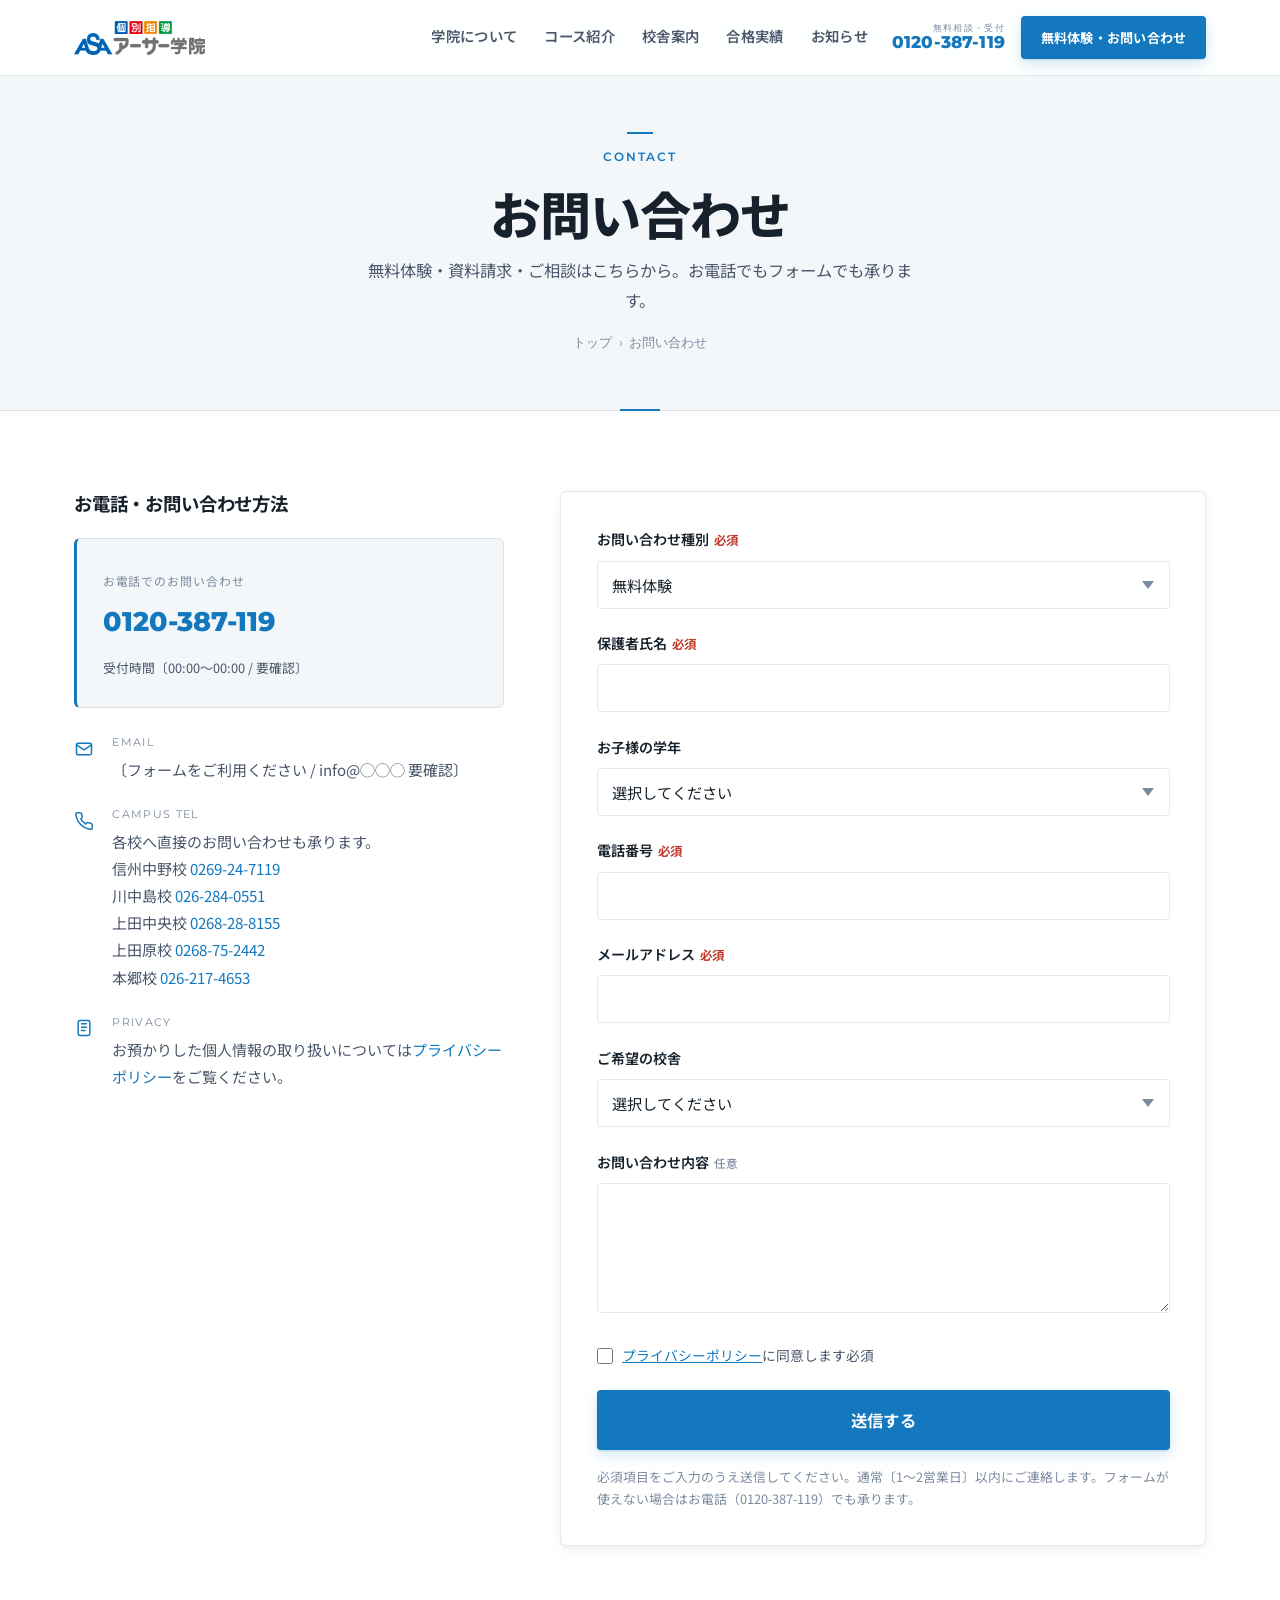
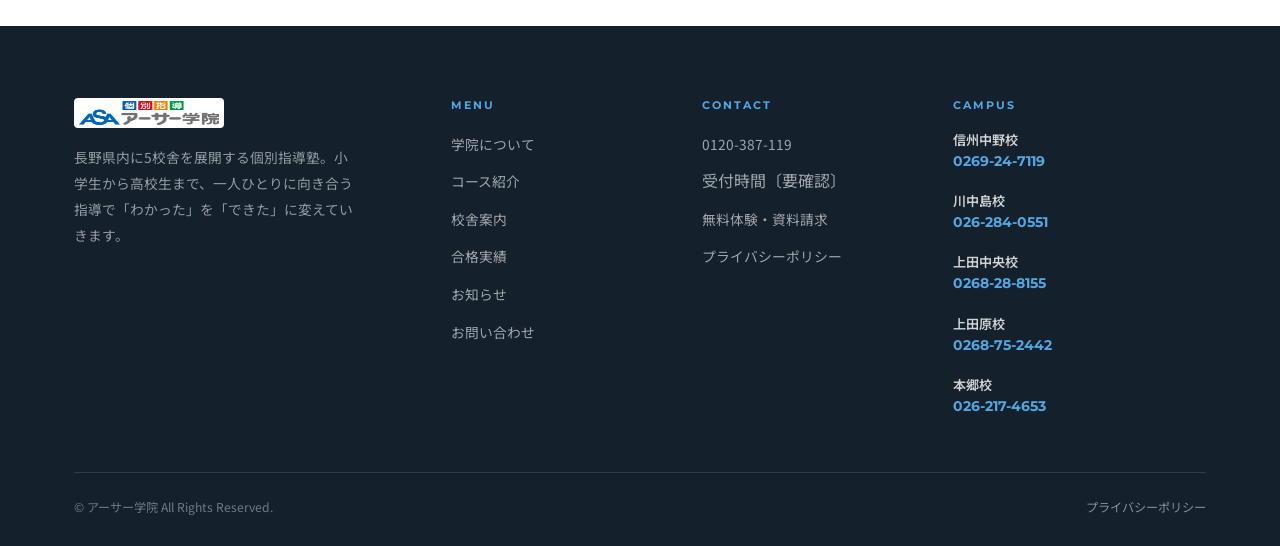
<file: contact.html>
<!DOCTYPE html>
<html lang="ja">
<head>
  <meta charset="UTF-8">
  <meta name="viewport" content="width=device-width, initial-scale=1.0">
  <meta name="format-detection" content="telephone=no">
  <title>お問い合わせ | アーサー学院</title>
  <meta name="description" content="無料体験・資料請求・ご相談のお問い合わせ。お電話（0120-387-119）またはフォームからお気軽にどうぞ。">
  <link rel="canonical" href="https://shunta-tf.github.io/AG_website/contact.html">
  <meta name="robots" content="index,follow">

  <meta property="og:type" content="website">
  <meta property="og:site_name" content="アーサー学院">
  <meta property="og:locale" content="ja_JP">
  <meta property="og:title" content="お問い合わせ | アーサー学院">
  <meta property="og:description" content="無料体験・資料請求・ご相談のお問い合わせ。お電話（0120-387-119）またはフォームからお気軽にどうぞ。">
  <meta property="og:url" content="https://shunta-tf.github.io/AG_website/contact.html">
  <meta property="og:image" content="https://shunta-tf.github.io/AG_website/images/brand/ogp.png">
  <meta name="twitter:card" content="summary_large_image">
  <meta name="twitter:title" content="お問い合わせ | アーサー学院">
  <meta name="twitter:description" content="無料体験・資料請求・ご相談のお問い合わせ。お電話またはフォームからお気軽にどうぞ。">
  <meta name="twitter:image" content="https://shunta-tf.github.io/AG_website/images/brand/ogp.png">

  <link rel="icon" href="favicon.svg" type="image/svg+xml">
  <link rel="apple-touch-icon" href="images/brand/logo.png">

  <link rel="preconnect" href="https://fonts.googleapis.com">
  <link rel="preconnect" href="https://fonts.gstatic.com" crossorigin>
  <link href="https://fonts.googleapis.com/css2?family=Montserrat:wght@400;500;600;700;800&family=Noto+Sans+JP:wght@400;500;600;700;800&display=swap" rel="stylesheet">
  <link rel="stylesheet" href="css/style.css">
</head>
<body>
  <a href="#main" class="skip-link">本文へスキップ</a>

  <header class="header">
    <div class="nav">
      <a href="index.html" class="nav-logo" aria-label="アーサー学院 トップページ">
        <img src="images/brand/logo.png" alt="アーサー学院" width="180" height="47">
      </a>
      <nav class="nav-links" aria-label="メインメニュー">
        <a href="about.html">学院について</a>
        <a href="courses.html">コース紹介</a>
        <a href="campus.html">校舎案内</a>
        <a href="results.html">合格実績</a>
        <a href="news.html">お知らせ</a>
      </nav>
      <div class="nav-actions">
        <a href="tel:0120387119" class="nav-tel">
          <span class="tel-label">無料相談・受付</span>
          <span class="tel-num">0120-387-119</span>
        </a>
        <a href="contact.html" class="btn btn-primary btn-sm">無料体験・お問い合わせ</a>
      </div>
      <button class="nav-hamburger" aria-label="メニューを開く" aria-expanded="false" aria-controls="mobileNav">
        <span></span><span></span><span></span>
      </button>
    </div>
  </header>
  <nav class="nav-mobile" id="mobileNav" aria-label="モバイルメニュー">
    <a href="index.html">トップ</a>
    <a href="about.html">学院について</a>
    <a href="courses.html">コース紹介</a>
    <a href="campus.html">校舎案内</a>
    <a href="results.html">合格実績</a>
    <a href="news.html">お知らせ</a>
    <a href="contact.html" class="active">お問い合わせ</a>
    <div class="nav-mobile-actions">
      <a href="tel:0120387119" class="nav-mobile-tel">0120-387-119</a>
      <a href="contact.html" class="btn btn-primary">無料体験・お問い合わせ</a>
    </div>
  </nav>

  <main id="main">

    <!-- PAGE HERO -->
    <section class="page-hero">
      <span class="section-label">Contact</span>
      <h1>お問い合わせ</h1>
      <p>無料体験・資料請求・ご相談はこちらから。お電話でもフォームでも承ります。</p>
      <nav class="breadcrumb" aria-label="パンくず"><a href="index.html">トップ</a><span>›</span>お問い合わせ</nav>
    </section>

    <!-- CONTACT -->
    <section class="section">
      <div class="container">
        <div class="contact-grid">

          <!-- LEFT: info -->
          <div class="contact-info fade-in">
            <h2>お電話・お問い合わせ方法</h2>

            <div class="contact-tel-card">
              <span class="ctc-label">お電話でのお問い合わせ</span>
              <a class="ctc-num" href="tel:0120387119">0120-387-119</a>
              <span class="ctc-hours">受付時間〔00:00〜00:00 / 要確認〕</span>
            </div>

            <div class="ci-item">
              <span class="ci-icon" aria-hidden="true">
                <svg width="20" height="20" viewBox="0 0 24 24" fill="none" stroke="currentColor" stroke-width="1.8" stroke-linecap="round" stroke-linejoin="round"><rect x="3" y="5" width="18" height="14" rx="2"/><path d="m3 7 9 6 9-6"/></svg>
              </span>
              <div>
                <div class="ci-label">Email</div>
                <div class="ci-val">〔フォームをご利用ください / info@◯◯◯ 要確認〕</div>
              </div>
            </div>

            <div class="ci-item">
              <span class="ci-icon" aria-hidden="true">
                <svg width="20" height="20" viewBox="0 0 24 24" fill="none" stroke="currentColor" stroke-width="1.8" stroke-linecap="round" stroke-linejoin="round"><path d="M22 16.9v3a2 2 0 0 1-2.2 2 19.8 19.8 0 0 1-8.6-3.1 19.5 19.5 0 0 1-6-6A19.8 19.8 0 0 1 2.1 4.2 2 2 0 0 1 4.1 2h3a2 2 0 0 1 2 1.7c.1.9.4 1.8.7 2.7a2 2 0 0 1-.5 2.1L8.1 9.6a16 16 0 0 0 6 6l1.1-1.1a2 2 0 0 1 2.1-.5c.9.3 1.8.6 2.7.7a2 2 0 0 1 1.7 2Z"/></svg>
              </span>
              <div>
                <div class="ci-label">Campus Tel</div>
                <div class="ci-val">
                  各校へ直接のお問い合わせも承ります。<br>
                  信州中野校 <a href="tel:0269247119">0269-24-7119</a><br>
                  川中島校 <a href="tel:0262840551">026-284-0551</a><br>
                  上田中央校 <a href="tel:0268288155">0268-28-8155</a><br>
                  上田原校 <a href="tel:0268752442">0268-75-2442</a><br>
                  本郷校 <a href="tel:0262174653">026-217-4653</a>
                </div>
              </div>
            </div>

            <div class="ci-item">
              <span class="ci-icon" aria-hidden="true">
                <svg width="20" height="20" viewBox="0 0 24 24" fill="none" stroke="currentColor" stroke-width="1.8" stroke-linecap="round" stroke-linejoin="round"><rect x="5" y="3" width="14" height="18" rx="2"/><path d="M9 7h6M9 11h6M9 15h4"/></svg>
              </span>
              <div>
                <div class="ci-label">Privacy</div>
                <div class="ci-val">お預かりした個人情報の取り扱いについては<a href="privacy.html">プライバシーポリシー</a>をご覧ください。</div>
              </div>
            </div>
          </div>

          <!-- RIGHT: form + success -->
          <div class="fade-in fd2">
            <form class="c-form" action="https://formspree.io/f/〔FORM_ID〕" method="POST" novalidate>

              <div class="form-row">
                <label class="form-label" for="inquiry-type">お問い合わせ種別<span class="req">必須</span></label>
                <select class="form-control" name="種別" id="inquiry-type" required>
                  <option value="無料体験">無料体験</option>
                  <option value="資料請求">資料請求</option>
                  <option value="授業・コースについて">授業・コースについて</option>
                  <option value="その他">その他</option>
                </select>
                <span class="form-error"></span>
              </div>

              <div class="form-row">
                <label class="form-label" for="guardian-name">保護者氏名<span class="req">必須</span></label>
                <input class="form-control" name="保護者氏名" id="guardian-name" required>
                <span class="form-error"></span>
              </div>

              <div class="form-row">
                <label class="form-label" for="grade">お子様の学年</label>
                <select class="form-control" name="学年" id="grade">
                  <option value="">選択してください</option>
                  <option value="小学1年生">小学1年生</option>
                  <option value="小学2年生">小学2年生</option>
                  <option value="小学3年生">小学3年生</option>
                  <option value="小学4年生">小学4年生</option>
                  <option value="小学5年生">小学5年生</option>
                  <option value="小学6年生">小学6年生</option>
                  <option value="中学1年生">中学1年生</option>
                  <option value="中学2年生">中学2年生</option>
                  <option value="中学3年生">中学3年生</option>
                  <option value="高校1年生">高校1年生</option>
                  <option value="高校2年生">高校2年生</option>
                  <option value="高校3年生">高校3年生</option>
                  <option value="その他">その他</option>
                </select>
                <span class="form-error"></span>
              </div>

              <div class="form-row">
                <label class="form-label" for="tel">電話番号<span class="req">必須</span></label>
                <input class="form-control" name="電話番号" id="tel" data-type="tel" required inputmode="tel">
                <span class="form-error"></span>
              </div>

              <div class="form-row">
                <label class="form-label" for="email">メールアドレス<span class="req">必須</span></label>
                <input class="form-control" type="email" name="メールアドレス" id="email" required>
                <span class="form-error"></span>
              </div>

              <div class="form-row">
                <label class="form-label" for="campus">ご希望の校舎</label>
                <select class="form-control" name="希望校舎" id="campus">
                  <option value="">選択してください</option>
                  <option value="信州中野校">信州中野校</option>
                  <option value="川中島校">川中島校</option>
                  <option value="上田中央校">上田中央校</option>
                  <option value="上田原校">上田原校</option>
                  <option value="本郷校">本郷校</option>
                  <option value="未定">未定・相談したい</option>
                </select>
                <span class="form-error"></span>
              </div>

              <div class="form-row">
                <label class="form-label" for="message">お問い合わせ内容<span class="opt">任意</span></label>
                <textarea class="form-control" name="お問い合わせ内容" id="message"></textarea>
                <span class="form-error"></span>
              </div>

              <div class="form-row">
                <label class="form-consent"><input type="checkbox" name="同意" required> <span><a href="privacy.html">プライバシーポリシー</a>に同意します<span class="req">必須</span></span></label>
                <span class="form-error"></span>
              </div>

              <button type="submit" class="btn btn-primary btn-lg btn-block">送信する</button>

              <p class="form-note">必須項目をご入力のうえ送信してください。通常〔1〜2営業日〕以内にご連絡します。フォームが使えない場合はお電話（0120-387-119）でも承ります。</p>
            </form>

            <div class="form-success">
              <div class="fs-ic" aria-hidden="true">
                <svg width="28" height="28" viewBox="0 0 24 24" fill="none" stroke="currentColor" stroke-width="1.8" stroke-linecap="round" stroke-linejoin="round"><path d="M20 6 9 17l-5-5"/></svg>
              </div>
              <h3>送信ありがとうございました</h3>
              <p>お問い合わせを受け付けました。担当より折り返しご連絡いたします。お急ぎの場合はお電話（0120-387-119）でお問い合わせください。</p>
            </div>
          </div>

        </div>
      </div>
    </section>

  </main>

  <footer class="footer">
    <div class="container">
      <div class="footer-grid">
        <div class="footer-brand">
          <a href="index.html" class="footer-logo"><img src="images/brand/logo.png" alt="アーサー学院" width="150" height="39"></a>
          <p>長野県内に5校舎を展開する個別指導塾。小学生から高校生まで、一人ひとりに向き合う指導で「わかった」を「できた」に変えていきます。</p>
        </div>
        <div class="footer-col">
          <h4>Menu</h4>
          <ul>
            <li><a href="about.html">学院について</a></li>
            <li><a href="courses.html">コース紹介</a></li>
            <li><a href="campus.html">校舎案内</a></li>
            <li><a href="results.html">合格実績</a></li>
            <li><a href="news.html">お知らせ</a></li>
            <li><a href="contact.html">お問い合わせ</a></li>
          </ul>
        </div>
        <div class="footer-col">
          <h4>Contact</h4>
          <ul>
            <li><a href="tel:0120387119">0120-387-119</a></li>
            <li>受付時間〔要確認〕</li>
            <li><a href="contact.html">無料体験・資料請求</a></li>
            <li><a href="privacy.html">プライバシーポリシー</a></li>
          </ul>
        </div>
        <div class="footer-col footer-campus">
          <h4>Campus</h4>
          <ul>
            <li><span class="fc-name">信州中野校</span><a class="fc-tel" href="tel:0269247119">0269-24-7119</a></li>
            <li><span class="fc-name">川中島校</span><a class="fc-tel" href="tel:0262840551">026-284-0551</a></li>
            <li><span class="fc-name">上田中央校</span><a class="fc-tel" href="tel:0268288155">0268-28-8155</a></li>
            <li><span class="fc-name">上田原校</span><a class="fc-tel" href="tel:0268752442">0268-75-2442</a></li>
            <li><span class="fc-name">本郷校</span><a class="fc-tel" href="tel:0262174653">026-217-4653</a></li>
          </ul>
        </div>
      </div>
      <div class="footer-bottom">
        <span>&copy; アーサー学院 All Rights Reserved.</span>
        <a href="privacy.html">プライバシーポリシー</a>
      </div>
    </div>
  </footer>

  <script src="js/main.js"></script>
</body>
</html>
</file>
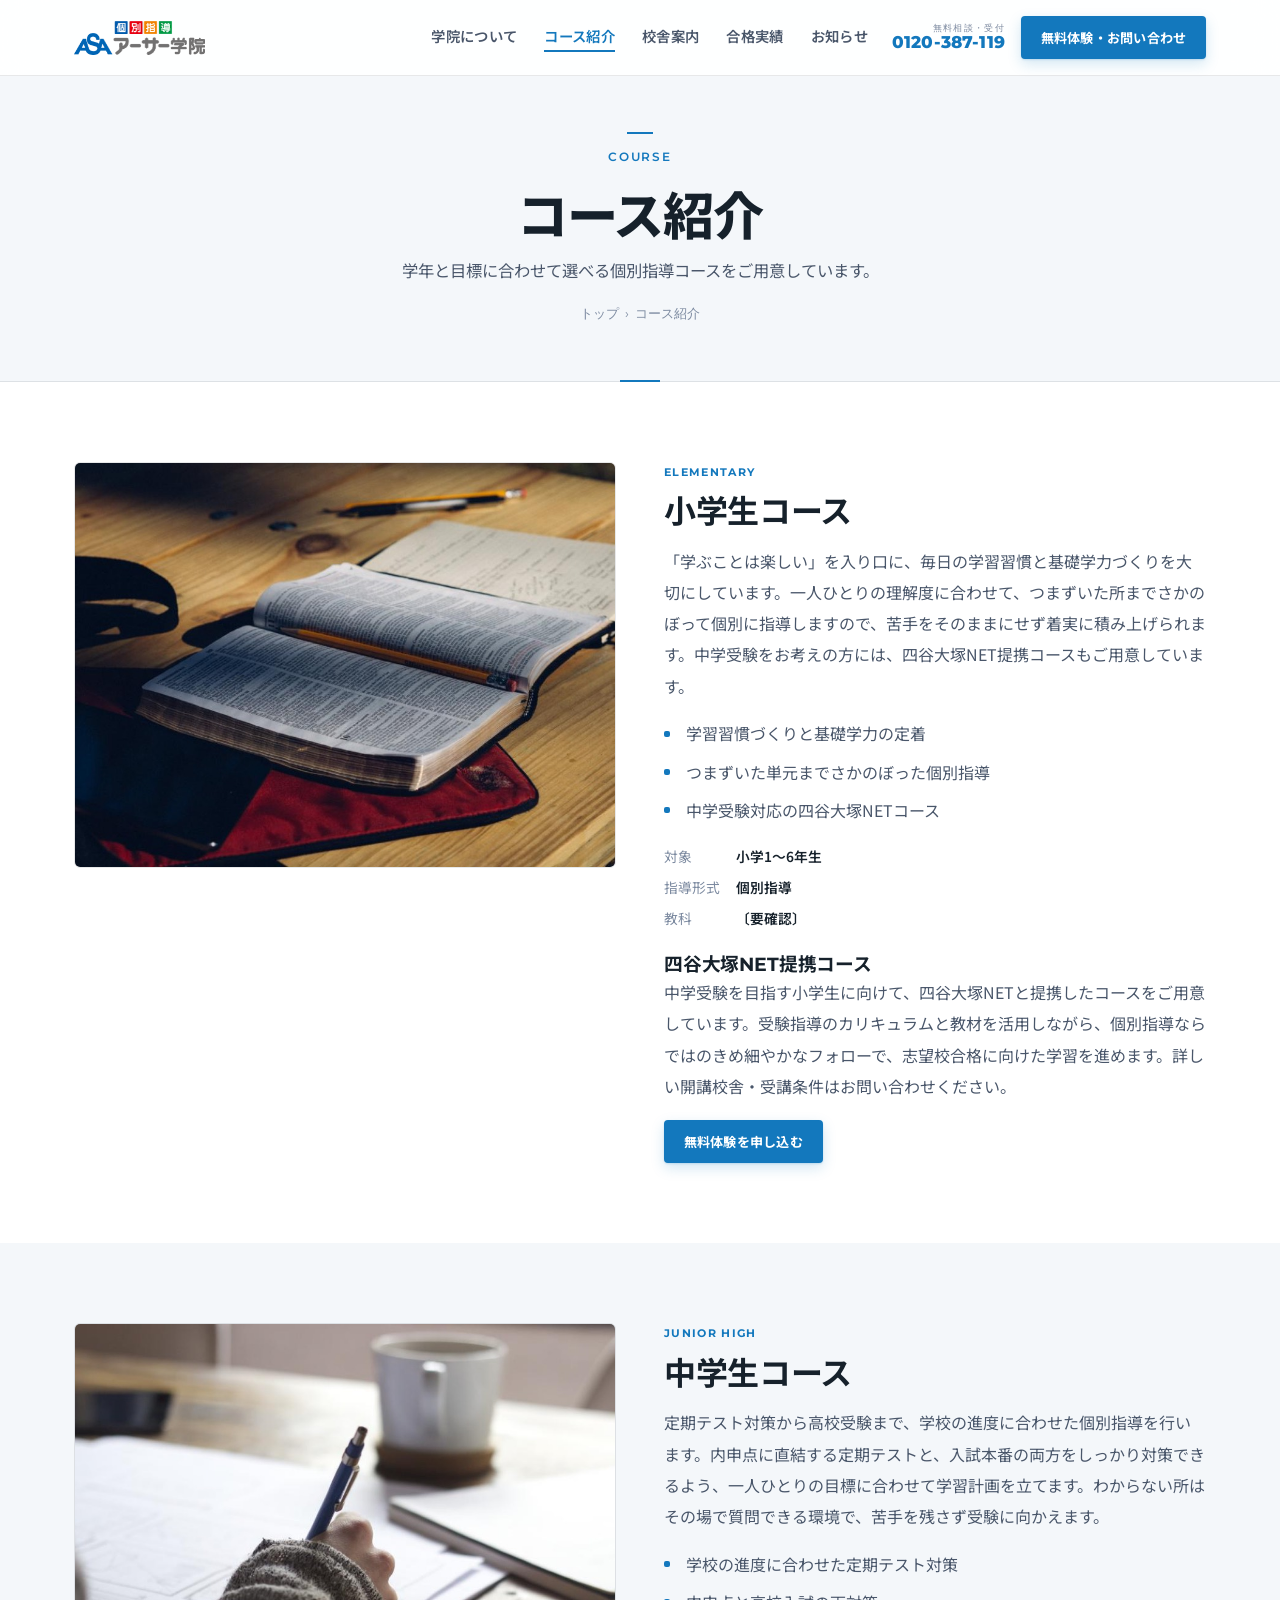
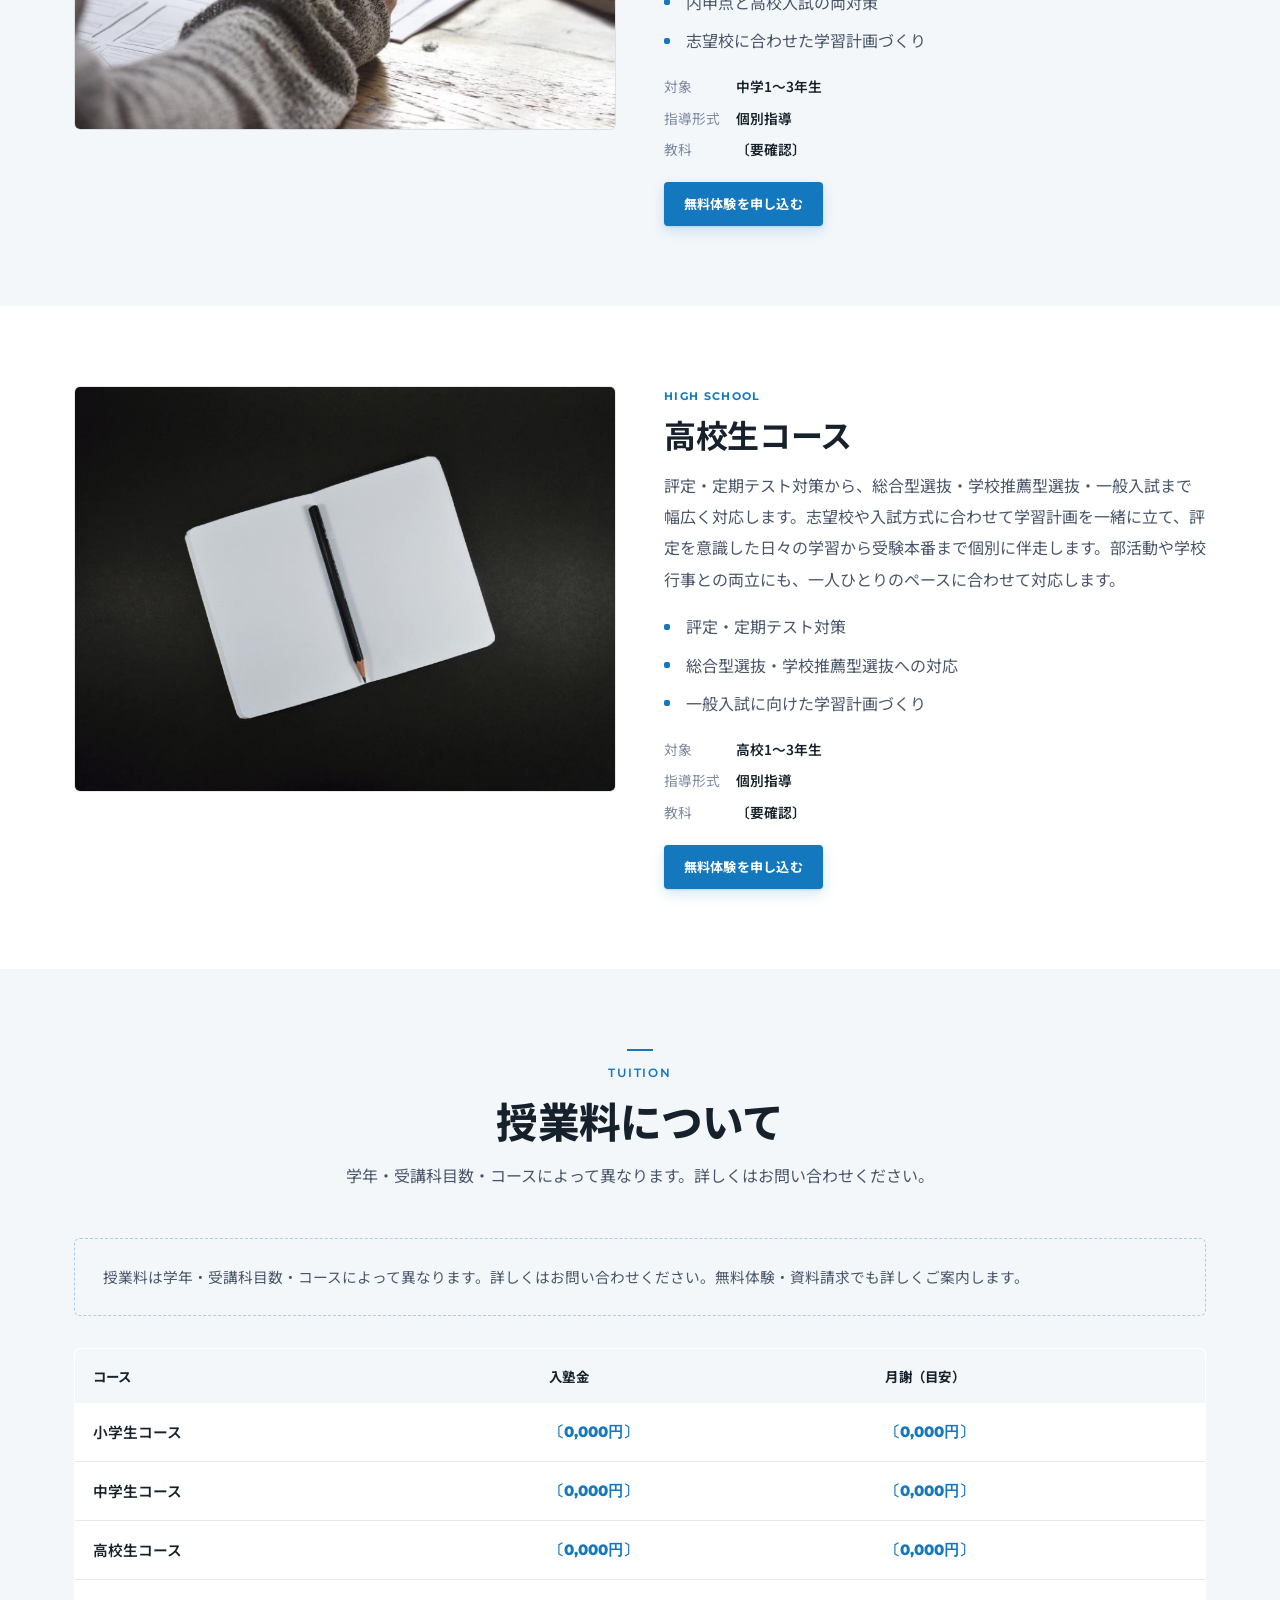
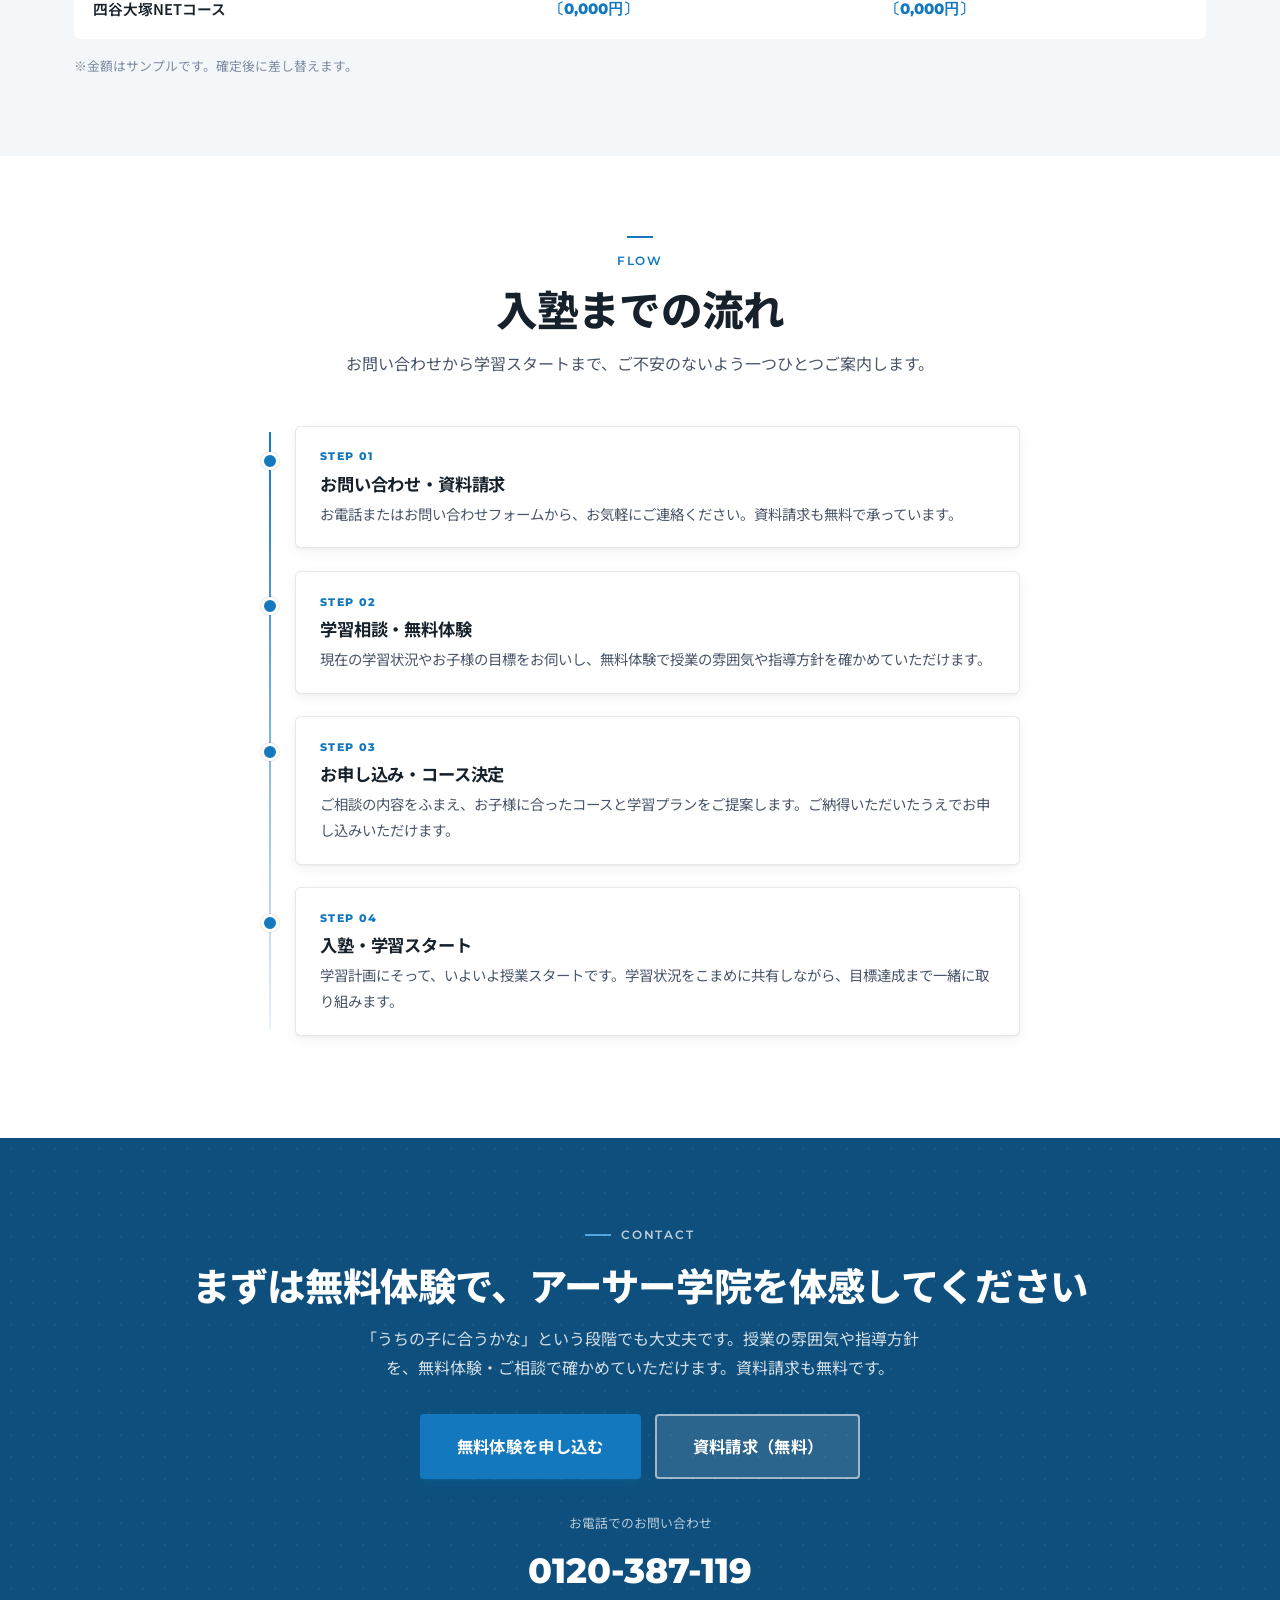
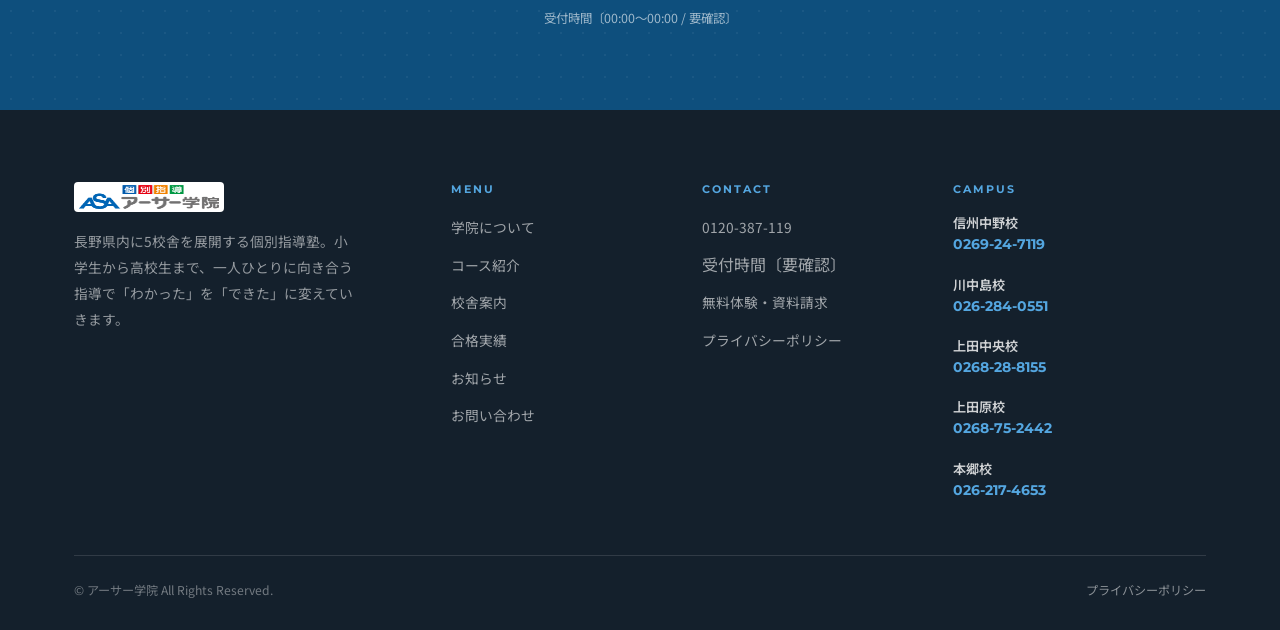
<file: courses.html>
<!DOCTYPE html>
<html lang="ja">
<head>
  <meta charset="UTF-8">
  <meta name="viewport" content="width=device-width, initial-scale=1.0">
  <meta name="format-detection" content="telephone=no">
  <title>コース紹介 | アーサー学院</title>
  <meta name="description" content="小学生・中学生・高校生それぞれの個別指導コース。四谷大塚NET提携コースもご用意しています。料金は要問い合わせ。">
  <link rel="canonical" href="https://shunta-tf.github.io/AG_website/courses.html">
  <meta name="robots" content="index,follow">

  <meta property="og:type" content="website">
  <meta property="og:site_name" content="アーサー学院">
  <meta property="og:locale" content="ja_JP">
  <meta property="og:title" content="コース紹介 | アーサー学院">
  <meta property="og:description" content="小学生・中学生・高校生それぞれの個別指導コース。四谷大塚NET提携コースもご用意しています。料金は要問い合わせ。">
  <meta property="og:url" content="https://shunta-tf.github.io/AG_website/courses.html">
  <meta property="og:image" content="https://shunta-tf.github.io/AG_website/images/brand/ogp.png">
  <meta name="twitter:card" content="summary_large_image">
  <meta name="twitter:title" content="コース紹介 | アーサー学院">
  <meta name="twitter:description" content="小学生・中学生・高校生それぞれの個別指導コース。四谷大塚NET提携コースもご用意しています。">
  <meta name="twitter:image" content="https://shunta-tf.github.io/AG_website/images/brand/ogp.png">

  <link rel="icon" href="favicon.svg" type="image/svg+xml">
  <link rel="apple-touch-icon" href="images/brand/logo.png">

  <link rel="preconnect" href="https://fonts.googleapis.com">
  <link rel="preconnect" href="https://fonts.gstatic.com" crossorigin>
  <link href="https://fonts.googleapis.com/css2?family=Montserrat:wght@400;500;600;700;800&family=Noto+Sans+JP:wght@400;500;600;700;800&display=swap" rel="stylesheet">
  <link rel="stylesheet" href="css/style.css">
</head>
<body>
  <a href="#main" class="skip-link">本文へスキップ</a>

  <header class="header">
    <div class="nav">
      <a href="index.html" class="nav-logo" aria-label="アーサー学院 トップページ">
        <img src="images/brand/logo.png" alt="アーサー学院" width="180" height="47">
      </a>
      <nav class="nav-links" aria-label="メインメニュー">
        <a href="about.html">学院について</a>
        <a href="courses.html" class="active">コース紹介</a>
        <a href="campus.html">校舎案内</a>
        <a href="results.html">合格実績</a>
        <a href="news.html">お知らせ</a>
      </nav>
      <div class="nav-actions">
        <a href="tel:0120387119" class="nav-tel">
          <span class="tel-label">無料相談・受付</span>
          <span class="tel-num">0120-387-119</span>
        </a>
        <a href="contact.html" class="btn btn-primary btn-sm">無料体験・お問い合わせ</a>
      </div>
      <button class="nav-hamburger" aria-label="メニューを開く" aria-expanded="false" aria-controls="mobileNav">
        <span></span><span></span><span></span>
      </button>
    </div>
  </header>
  <nav class="nav-mobile" id="mobileNav" aria-label="モバイルメニュー">
    <a href="index.html">トップ</a>
    <a href="about.html">学院について</a>
    <a href="courses.html">コース紹介</a>
    <a href="campus.html">校舎案内</a>
    <a href="results.html">合格実績</a>
    <a href="news.html">お知らせ</a>
    <a href="contact.html">お問い合わせ</a>
    <div class="nav-mobile-actions">
      <a href="tel:0120387119" class="nav-mobile-tel">0120-387-119</a>
      <a href="contact.html" class="btn btn-primary">無料体験・お問い合わせ</a>
    </div>
  </nav>

  <main id="main">

    <!-- PAGE HERO -->
    <section class="page-hero">
      <div class="container">
        <span class="section-label">Course</span>
        <h1>コース紹介</h1>
        <p>学年と目標に合わせて選べる個別指導コースをご用意しています。</p>
        <nav class="breadcrumb" aria-label="パンくず"><a href="index.html">トップ</a><span>›</span>コース紹介</nav>
      </div>
    </section>

    <!-- 小学生コース -->
    <section class="section" id="elementary">
      <div class="container">
        <div class="split top fade-in">
          <div class="split-media">
            <img class="media-img" src="images/courses/elementary.jpg" alt="教科書とノート（イメージ写真）" loading="lazy" width="1000" height="666">
          </div>
          <div class="split-body">
            <span class="eyebrow">Elementary</span>
            <h2>小学生コース</h2>
            <p>「学ぶことは楽しい」を入り口に、毎日の学習習慣と基礎学力づくりを大切にしています。一人ひとりの理解度に合わせて、つまずいた所までさかのぼって個別に指導しますので、苦手をそのままにせず着実に積み上げられます。中学受験をお考えの方には、四谷大塚NET提携コースもご用意しています。</p>
            <div class="prose">
              <ul>
                <li>学習習慣づくりと基礎学力の定着</li>
                <li>つまずいた単元までさかのぼった個別指導</li>
                <li>中学受験対応の四谷大塚NETコース</li>
              </ul>
            </div>
            <div class="course-meta">
              <div class="cm-row"><span class="cm-k">対象</span><span class="cm-v">小学1〜6年生</span></div>
              <div class="cm-row"><span class="cm-k">指導形式</span><span class="cm-v">個別指導</span></div>
              <div class="cm-row"><span class="cm-k">教科</span><span class="cm-v">〔要確認〕</span></div>
            </div>

            <h3>四谷大塚NET提携コース</h3>
            <p>中学受験を目指す小学生に向けて、四谷大塚NETと提携したコースをご用意しています。受験指導のカリキュラムと教材を活用しながら、個別指導ならではのきめ細やかなフォローで、志望校合格に向けた学習を進めます。詳しい開講校舎・受講条件はお問い合わせください。</p>

            <a href="contact.html" class="btn btn-primary btn-sm">無料体験を申し込む</a>
          </div>
        </div>
      </div>
    </section>

    <!-- 中学生コース -->
    <section class="section bg-alt" id="junior">
      <div class="container">
        <div class="split top reverse fade-in">
          <div class="split-media">
            <img class="media-img" src="images/courses/junior.jpg" alt="ノートに書き込む学習の様子（イメージ写真）" loading="lazy" width="1000" height="666">
          </div>
          <div class="split-body">
            <span class="eyebrow">Junior High</span>
            <h2>中学生コース</h2>
            <p>定期テスト対策から高校受験まで、学校の進度に合わせた個別指導を行います。内申点に直結する定期テストと、入試本番の両方をしっかり対策できるよう、一人ひとりの目標に合わせて学習計画を立てます。わからない所はその場で質問できる環境で、苦手を残さず受験に向かえます。</p>
            <div class="prose">
              <ul>
                <li>学校の進度に合わせた定期テスト対策</li>
                <li>内申点と高校入試の両対策</li>
                <li>志望校に合わせた学習計画づくり</li>
              </ul>
            </div>
            <div class="course-meta">
              <div class="cm-row"><span class="cm-k">対象</span><span class="cm-v">中学1〜3年生</span></div>
              <div class="cm-row"><span class="cm-k">指導形式</span><span class="cm-v">個別指導</span></div>
              <div class="cm-row"><span class="cm-k">教科</span><span class="cm-v">〔要確認〕</span></div>
            </div>
            <a href="contact.html" class="btn btn-primary btn-sm">無料体験を申し込む</a>
          </div>
        </div>
      </div>
    </section>

    <!-- 高校生コース -->
    <section class="section" id="high">
      <div class="container">
        <div class="split top fade-in">
          <div class="split-media">
            <img class="media-img" src="images/courses/high.jpg" alt="ノートとペン（イメージ写真）" loading="lazy" width="1000" height="664">
          </div>
          <div class="split-body">
            <span class="eyebrow">High School</span>
            <h2>高校生コース</h2>
            <p>評定・定期テスト対策から、総合型選抜・学校推薦型選抜・一般入試まで幅広く対応します。志望校や入試方式に合わせて学習計画を一緒に立て、評定を意識した日々の学習から受験本番まで個別に伴走します。部活動や学校行事との両立にも、一人ひとりのペースに合わせて対応します。</p>
            <div class="prose">
              <ul>
                <li>評定・定期テスト対策</li>
                <li>総合型選抜・学校推薦型選抜への対応</li>
                <li>一般入試に向けた学習計画づくり</li>
              </ul>
            </div>
            <div class="course-meta">
              <div class="cm-row"><span class="cm-k">対象</span><span class="cm-v">高校1〜3年生</span></div>
              <div class="cm-row"><span class="cm-k">指導形式</span><span class="cm-v">個別指導</span></div>
              <div class="cm-row"><span class="cm-k">教科</span><span class="cm-v">〔要確認〕</span></div>
            </div>
            <a href="contact.html" class="btn btn-primary btn-sm">無料体験を申し込む</a>
          </div>
        </div>
      </div>
    </section>

    <!-- 授業料について -->
    <section class="section bg-alt" id="fee">
      <div class="container">
        <div class="section-header center fade-in">
          <span class="section-label">Tuition</span>
          <h2 class="section-title">授業料について</h2>
          <p class="section-subtitle">学年・受講科目数・コースによって異なります。詳しくはお問い合わせください。</p>
        </div>
        <div class="fade-in">
          <div class="fee-note">授業料は学年・受講科目数・コースによって異なります。詳しくはお問い合わせください。無料体験・資料請求でも詳しくご案内します。</div>
          <div class="table-wrap mt-2">
            <table class="fee-table">
              <thead>
                <tr>
                  <th scope="col">コース</th>
                  <th scope="col">入塾金</th>
                  <th scope="col">月謝（目安）</th>
                </tr>
              </thead>
              <tbody>
                <tr>
                  <th scope="row">小学生コース</th>
                  <td><span class="fee-price">〔0,000円〕</span></td>
                  <td><span class="fee-price">〔0,000円〕</span></td>
                </tr>
                <tr>
                  <th scope="row">中学生コース</th>
                  <td><span class="fee-price">〔0,000円〕</span></td>
                  <td><span class="fee-price">〔0,000円〕</span></td>
                </tr>
                <tr>
                  <th scope="row">高校生コース</th>
                  <td><span class="fee-price">〔0,000円〕</span></td>
                  <td><span class="fee-price">〔0,000円〕</span></td>
                </tr>
                <tr>
                  <th scope="row">四谷大塚NETコース</th>
                  <td><span class="fee-price">〔0,000円〕</span></td>
                  <td><span class="fee-price">〔0,000円〕</span></td>
                </tr>
              </tbody>
            </table>
          </div>
          <p class="form-note">※金額はサンプルです。確定後に差し替えます。</p>
        </div>
      </div>
    </section>

    <!-- 入塾までの流れ -->
    <section class="section" id="flow">
      <div class="container">
        <div class="section-header center fade-in">
          <span class="section-label">Flow</span>
          <h2 class="section-title">入塾までの流れ</h2>
          <p class="section-subtitle">お問い合わせから学習スタートまで、ご不安のないよう一つひとつご案内します。</p>
        </div>
        <div class="flow fade-in" style="margin:0 auto;">
          <div class="flow-step">
            <div class="fs-step">STEP 01</div>
            <h3>お問い合わせ・資料請求</h3>
            <p>お電話またはお問い合わせフォームから、お気軽にご連絡ください。資料請求も無料で承っています。</p>
          </div>
          <div class="flow-step">
            <div class="fs-step">STEP 02</div>
            <h3>学習相談・無料体験</h3>
            <p>現在の学習状況やお子様の目標をお伺いし、無料体験で授業の雰囲気や指導方針を確かめていただけます。</p>
          </div>
          <div class="flow-step">
            <div class="fs-step">STEP 03</div>
            <h3>お申し込み・コース決定</h3>
            <p>ご相談の内容をふまえ、お子様に合ったコースと学習プランをご提案します。ご納得いただいたうえでお申し込みいただけます。</p>
          </div>
          <div class="flow-step">
            <div class="fs-step">STEP 04</div>
            <h3>入塾・学習スタート</h3>
            <p>学習計画にそって、いよいよ授業スタートです。学習状況をこまめに共有しながら、目標達成まで一緒に取り組みます。</p>
          </div>
        </div>
      </div>
    </section>

    <!-- CTA帯 -->
    <section class="section cta-band">
      <div class="container">
        <div class="fade-in">
          <span class="section-label">Contact</span>
          <h2>まずは無料体験で、アーサー学院を体感してください</h2>
          <p>「うちの子に合うかな」という段階でも大丈夫です。授業の雰囲気や指導方針を、無料体験・ご相談で確かめていただけます。資料請求も無料です。</p>
          <div class="cta-actions">
            <a href="contact.html" class="btn btn-primary btn-lg">無料体験を申し込む</a>
            <a href="contact.html?type=brochure" class="btn btn-ghost btn-lg">資料請求（無料）</a>
          </div>
          <div class="cta-tel">
            <span class="ct-label">お電話でのお問い合わせ</span>
            <a href="tel:0120387119" class="ct-num">0120-387-119</a>
            <span class="ct-hours">受付時間〔00:00〜00:00 / 要確認〕</span>
          </div>
        </div>
      </div>
    </section>

  </main>

  <footer class="footer">
    <div class="container">
      <div class="footer-grid">
        <div class="footer-brand">
          <a href="index.html" class="footer-logo"><img src="images/brand/logo.png" alt="アーサー学院" width="150" height="39"></a>
          <p>長野県内に5校舎を展開する個別指導塾。小学生から高校生まで、一人ひとりに向き合う指導で「わかった」を「できた」に変えていきます。</p>
        </div>
        <div class="footer-col">
          <h4>Menu</h4>
          <ul>
            <li><a href="about.html">学院について</a></li>
            <li><a href="courses.html">コース紹介</a></li>
            <li><a href="campus.html">校舎案内</a></li>
            <li><a href="results.html">合格実績</a></li>
            <li><a href="news.html">お知らせ</a></li>
            <li><a href="contact.html">お問い合わせ</a></li>
          </ul>
        </div>
        <div class="footer-col">
          <h4>Contact</h4>
          <ul>
            <li><a href="tel:0120387119">0120-387-119</a></li>
            <li>受付時間〔要確認〕</li>
            <li><a href="contact.html">無料体験・資料請求</a></li>
            <li><a href="privacy.html">プライバシーポリシー</a></li>
          </ul>
        </div>
        <div class="footer-col footer-campus">
          <h4>Campus</h4>
          <ul>
            <li><span class="fc-name">信州中野校</span><a class="fc-tel" href="tel:0269247119">0269-24-7119</a></li>
            <li><span class="fc-name">川中島校</span><a class="fc-tel" href="tel:0262840551">026-284-0551</a></li>
            <li><span class="fc-name">上田中央校</span><a class="fc-tel" href="tel:0268288155">0268-28-8155</a></li>
            <li><span class="fc-name">上田原校</span><a class="fc-tel" href="tel:0268752442">0268-75-2442</a></li>
            <li><span class="fc-name">本郷校</span><a class="fc-tel" href="tel:0262174653">026-217-4653</a></li>
          </ul>
        </div>
      </div>
      <div class="footer-bottom">
        <span>&copy; アーサー学院 All Rights Reserved.</span>
        <a href="privacy.html">プライバシーポリシー</a>
      </div>
    </div>
  </footer>

  <script src="js/main.js"></script>
</body>
</html>
</file>
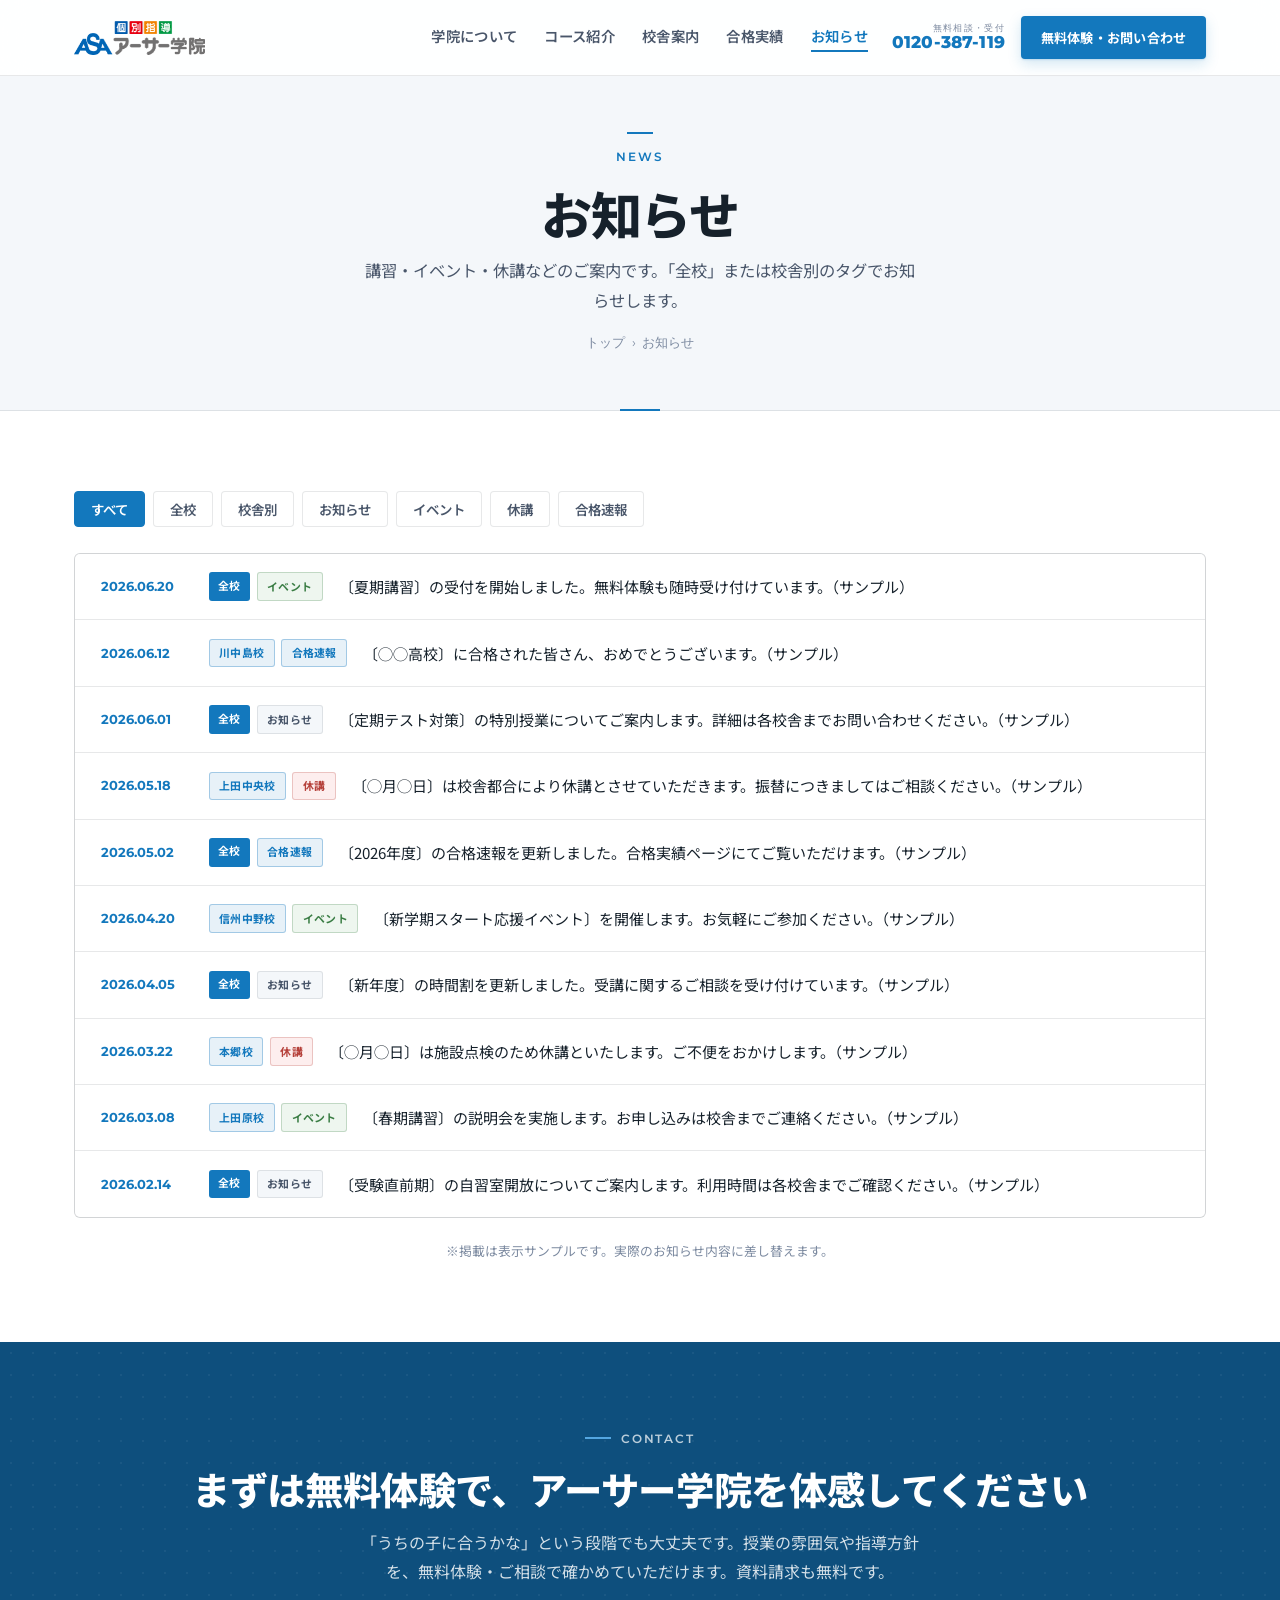
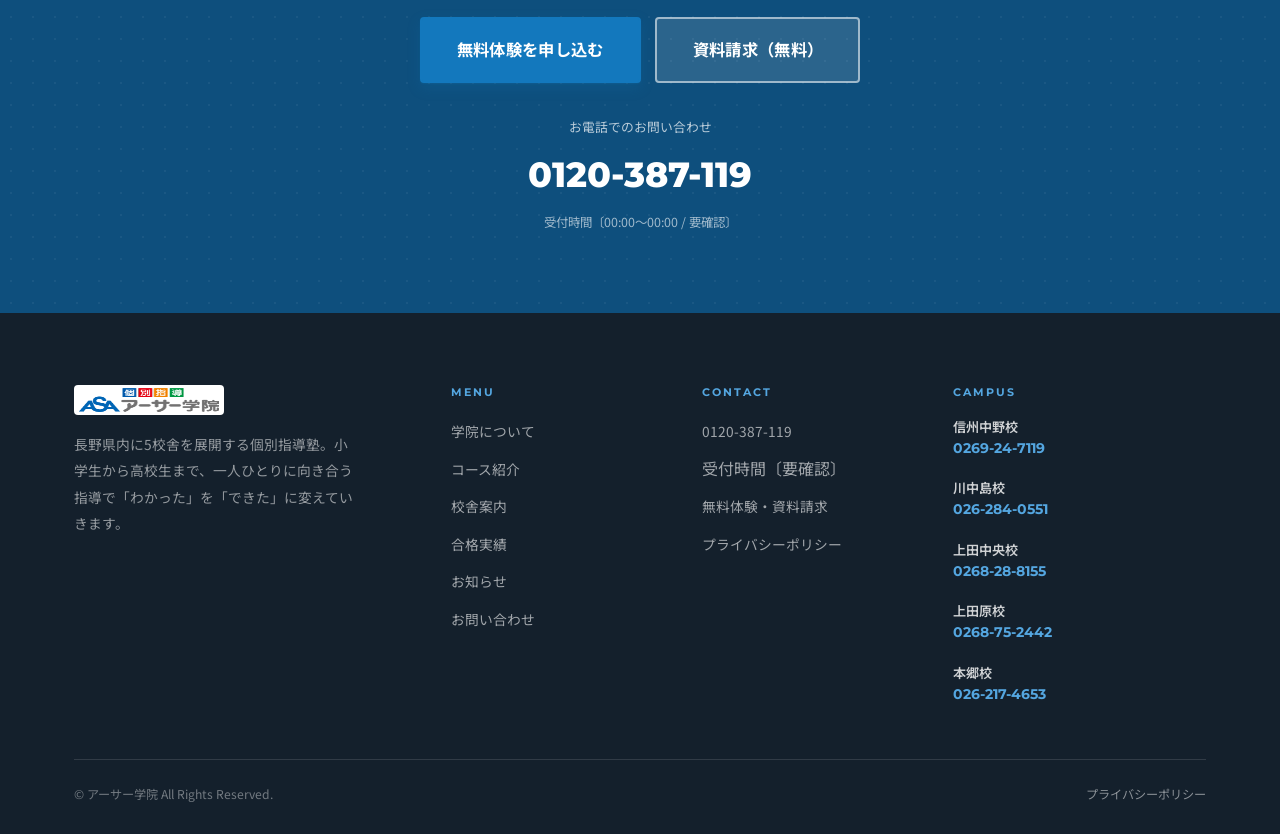
<file: news.html>
<!DOCTYPE html>
<html lang="ja">
<head>
  <meta charset="UTF-8">
  <meta name="viewport" content="width=device-width, initial-scale=1.0">
  <meta name="format-detection" content="telephone=no">
  <title>お知らせ | アーサー学院</title>
  <meta name="description" content="アーサー学院からのお知らせ一覧。講習・イベント・休講・合格速報を全校／校舎別にご案内します。">
  <link rel="canonical" href="https://shunta-tf.github.io/AG_website/news.html">
  <meta name="robots" content="index,follow">

  <meta property="og:type" content="website">
  <meta property="og:site_name" content="アーサー学院">
  <meta property="og:locale" content="ja_JP">
  <meta property="og:title" content="お知らせ | アーサー学院">
  <meta property="og:description" content="アーサー学院からのお知らせ一覧。講習・イベント・休講・合格速報を全校／校舎別にご案内します。">
  <meta property="og:url" content="https://shunta-tf.github.io/AG_website/news.html">
  <meta property="og:image" content="https://shunta-tf.github.io/AG_website/images/brand/ogp.png">
  <meta name="twitter:card" content="summary_large_image">
  <meta name="twitter:title" content="お知らせ | アーサー学院">
  <meta name="twitter:description" content="アーサー学院からのお知らせ一覧。講習・イベント・休講・合格速報を全校／校舎別にご案内します。">
  <meta name="twitter:image" content="https://shunta-tf.github.io/AG_website/images/brand/ogp.png">

  <link rel="icon" href="favicon.svg" type="image/svg+xml">
  <link rel="apple-touch-icon" href="images/brand/logo.png">

  <link rel="preconnect" href="https://fonts.googleapis.com">
  <link rel="preconnect" href="https://fonts.gstatic.com" crossorigin>
  <link href="https://fonts.googleapis.com/css2?family=Montserrat:wght@400;500;600;700;800&family=Noto+Sans+JP:wght@400;500;600;700;800&display=swap" rel="stylesheet">
  <link rel="stylesheet" href="css/style.css">
</head>
<body>
  <a href="#main" class="skip-link">本文へスキップ</a>

  <header class="header">
    <div class="nav">
      <a href="index.html" class="nav-logo" aria-label="アーサー学院 トップページ">
        <img src="images/brand/logo.png" alt="アーサー学院" width="180" height="47">
      </a>
      <nav class="nav-links" aria-label="メインメニュー">
        <a href="about.html">学院について</a>
        <a href="courses.html">コース紹介</a>
        <a href="campus.html">校舎案内</a>
        <a href="results.html">合格実績</a>
        <a href="news.html" class="active">お知らせ</a>
      </nav>
      <div class="nav-actions">
        <a href="tel:0120387119" class="nav-tel">
          <span class="tel-label">無料相談・受付</span>
          <span class="tel-num">0120-387-119</span>
        </a>
        <a href="contact.html" class="btn btn-primary btn-sm">無料体験・お問い合わせ</a>
      </div>
      <button class="nav-hamburger" aria-label="メニューを開く" aria-expanded="false" aria-controls="mobileNav">
        <span></span><span></span><span></span>
      </button>
    </div>
  </header>
  <nav class="nav-mobile" id="mobileNav" aria-label="モバイルメニュー">
    <a href="index.html">トップ</a>
    <a href="about.html">学院について</a>
    <a href="courses.html">コース紹介</a>
    <a href="campus.html">校舎案内</a>
    <a href="results.html">合格実績</a>
    <a href="news.html">お知らせ</a>
    <a href="contact.html">お問い合わせ</a>
    <div class="nav-mobile-actions">
      <a href="tel:0120387119" class="nav-mobile-tel">0120-387-119</a>
      <a href="contact.html" class="btn btn-primary">無料体験・お問い合わせ</a>
    </div>
  </nav>

  <main id="main">

    <!-- PAGE HERO -->
    <section class="page-hero">
      <div class="container">
        <span class="section-label">News</span>
        <h1>お知らせ</h1>
        <p>講習・イベント・休講などのご案内です。「全校」または校舎別のタグでお知らせします。</p>
        <nav class="breadcrumb" aria-label="パンくず"><a href="index.html">トップ</a><span>›</span>お知らせ</nav>
      </div>
    </section>

    <!-- NEWS 一覧 -->
    <section class="section">
      <div class="container">
        <div class="news-filter fade-in" role="group" aria-label="お知らせの絞り込み">
          <button type="button" class="active" data-filter="all">すべて</button>
          <button type="button" data-filter="zenkou">全校</button>
          <button type="button" data-filter="kousha">校舎別</button>
          <button type="button" data-filter="info">お知らせ</button>
          <button type="button" data-filter="event">イベント</button>
          <button type="button" data-filter="closed">休講</button>
          <button type="button" data-filter="result">合格速報</button>
        </div>

        <div class="news-list fade-in">
          <div class="news-item" data-tags="zenkou event">
            <span class="news-date">2026.06.20</span>
            <span class="news-tags"><span class="news-badge badge-scope-all">全校</span><span class="news-badge badge-cat badge-cat-event">イベント</span></span>
            <span class="news-text">〔夏期講習〕の受付を開始しました。無料体験も随時受け付けています。（サンプル）</span>
          </div>
          <div class="news-item" data-tags="kousha result">
            <span class="news-date">2026.06.12</span>
            <span class="news-tags"><span class="news-badge badge-scope-campus">川中島校</span><span class="news-badge badge-cat badge-cat-result">合格速報</span></span>
            <span class="news-text">〔◯◯高校〕に合格された皆さん、おめでとうございます。（サンプル）</span>
          </div>
          <div class="news-item" data-tags="zenkou info">
            <span class="news-date">2026.06.01</span>
            <span class="news-tags"><span class="news-badge badge-scope-all">全校</span><span class="news-badge badge-cat badge-cat-info">お知らせ</span></span>
            <span class="news-text">〔定期テスト対策〕の特別授業についてご案内します。詳細は各校舎までお問い合わせください。（サンプル）</span>
          </div>
          <div class="news-item" data-tags="kousha closed">
            <span class="news-date">2026.05.18</span>
            <span class="news-tags"><span class="news-badge badge-scope-campus">上田中央校</span><span class="news-badge badge-cat badge-cat-closed">休講</span></span>
            <span class="news-text">〔◯月◯日〕は校舎都合により休講とさせていただきます。振替につきましてはご相談ください。（サンプル）</span>
          </div>
          <div class="news-item" data-tags="zenkou result">
            <span class="news-date">2026.05.02</span>
            <span class="news-tags"><span class="news-badge badge-scope-all">全校</span><span class="news-badge badge-cat badge-cat-result">合格速報</span></span>
            <span class="news-text">〔2026年度〕の合格速報を更新しました。合格実績ページにてご覧いただけます。（サンプル）</span>
          </div>
          <div class="news-item" data-tags="kousha event">
            <span class="news-date">2026.04.20</span>
            <span class="news-tags"><span class="news-badge badge-scope-campus">信州中野校</span><span class="news-badge badge-cat badge-cat-event">イベント</span></span>
            <span class="news-text">〔新学期スタート応援イベント〕を開催します。お気軽にご参加ください。（サンプル）</span>
          </div>
          <div class="news-item" data-tags="zenkou info">
            <span class="news-date">2026.04.05</span>
            <span class="news-tags"><span class="news-badge badge-scope-all">全校</span><span class="news-badge badge-cat badge-cat-info">お知らせ</span></span>
            <span class="news-text">〔新年度〕の時間割を更新しました。受講に関するご相談を受け付けています。（サンプル）</span>
          </div>
          <div class="news-item" data-tags="kousha closed">
            <span class="news-date">2026.03.22</span>
            <span class="news-tags"><span class="news-badge badge-scope-campus">本郷校</span><span class="news-badge badge-cat badge-cat-closed">休講</span></span>
            <span class="news-text">〔◯月◯日〕は施設点検のため休講といたします。ご不便をおかけします。（サンプル）</span>
          </div>
          <div class="news-item" data-tags="kousha event">
            <span class="news-date">2026.03.08</span>
            <span class="news-tags"><span class="news-badge badge-scope-campus">上田原校</span><span class="news-badge badge-cat badge-cat-event">イベント</span></span>
            <span class="news-text">〔春期講習〕の説明会を実施します。お申し込みは校舎までご連絡ください。（サンプル）</span>
          </div>
          <div class="news-item" data-tags="zenkou info">
            <span class="news-date">2026.02.14</span>
            <span class="news-tags"><span class="news-badge badge-scope-all">全校</span><span class="news-badge badge-cat badge-cat-info">お知らせ</span></span>
            <span class="news-text">〔受験直前期〕の自習室開放についてご案内します。利用時間は各校舎までご確認ください。（サンプル）</span>
          </div>
        </div>

        <p class="form-note text-center" style="margin-top:1.4rem;">※掲載は表示サンプルです。実際のお知らせ内容に差し替えます。</p>
      </div>
    </section>

    <!-- CTA帯 -->
    <section class="section cta-band">
      <div class="container">
        <div class="fade-in">
          <span class="section-label">Contact</span>
          <h2>まずは無料体験で、アーサー学院を体感してください</h2>
          <p>「うちの子に合うかな」という段階でも大丈夫です。授業の雰囲気や指導方針を、無料体験・ご相談で確かめていただけます。資料請求も無料です。</p>
          <div class="cta-actions">
            <a href="contact.html" class="btn btn-primary btn-lg">無料体験を申し込む</a>
            <a href="contact.html?type=brochure" class="btn btn-ghost btn-lg">資料請求（無料）</a>
          </div>
          <div class="cta-tel">
            <span class="ct-label">お電話でのお問い合わせ</span>
            <a href="tel:0120387119" class="ct-num">0120-387-119</a>
            <span class="ct-hours">受付時間〔00:00〜00:00 / 要確認〕</span>
          </div>
        </div>
      </div>
    </section>

  </main>

  <footer class="footer">
    <div class="container">
      <div class="footer-grid">
        <div class="footer-brand">
          <a href="index.html" class="footer-logo"><img src="images/brand/logo.png" alt="アーサー学院" width="150" height="39"></a>
          <p>長野県内に5校舎を展開する個別指導塾。小学生から高校生まで、一人ひとりに向き合う指導で「わかった」を「できた」に変えていきます。</p>
        </div>
        <div class="footer-col">
          <h4>Menu</h4>
          <ul>
            <li><a href="about.html">学院について</a></li>
            <li><a href="courses.html">コース紹介</a></li>
            <li><a href="campus.html">校舎案内</a></li>
            <li><a href="results.html">合格実績</a></li>
            <li><a href="news.html">お知らせ</a></li>
            <li><a href="contact.html">お問い合わせ</a></li>
          </ul>
        </div>
        <div class="footer-col">
          <h4>Contact</h4>
          <ul>
            <li><a href="tel:0120387119">0120-387-119</a></li>
            <li>受付時間〔要確認〕</li>
            <li><a href="contact.html">無料体験・資料請求</a></li>
            <li><a href="privacy.html">プライバシーポリシー</a></li>
          </ul>
        </div>
        <div class="footer-col footer-campus">
          <h4>Campus</h4>
          <ul>
            <li><span class="fc-name">信州中野校</span><a class="fc-tel" href="tel:0269247119">0269-24-7119</a></li>
            <li><span class="fc-name">川中島校</span><a class="fc-tel" href="tel:0262840551">026-284-0551</a></li>
            <li><span class="fc-name">上田中央校</span><a class="fc-tel" href="tel:0268288155">0268-28-8155</a></li>
            <li><span class="fc-name">上田原校</span><a class="fc-tel" href="tel:0268752442">0268-75-2442</a></li>
            <li><span class="fc-name">本郷校</span><a class="fc-tel" href="tel:0262174653">026-217-4653</a></li>
          </ul>
        </div>
      </div>
      <div class="footer-bottom">
        <span>&copy; アーサー学院 All Rights Reserved.</span>
        <a href="privacy.html">プライバシーポリシー</a>
      </div>
    </div>
  </footer>

  <script src="js/main.js"></script>
</body>
</html>
</file>
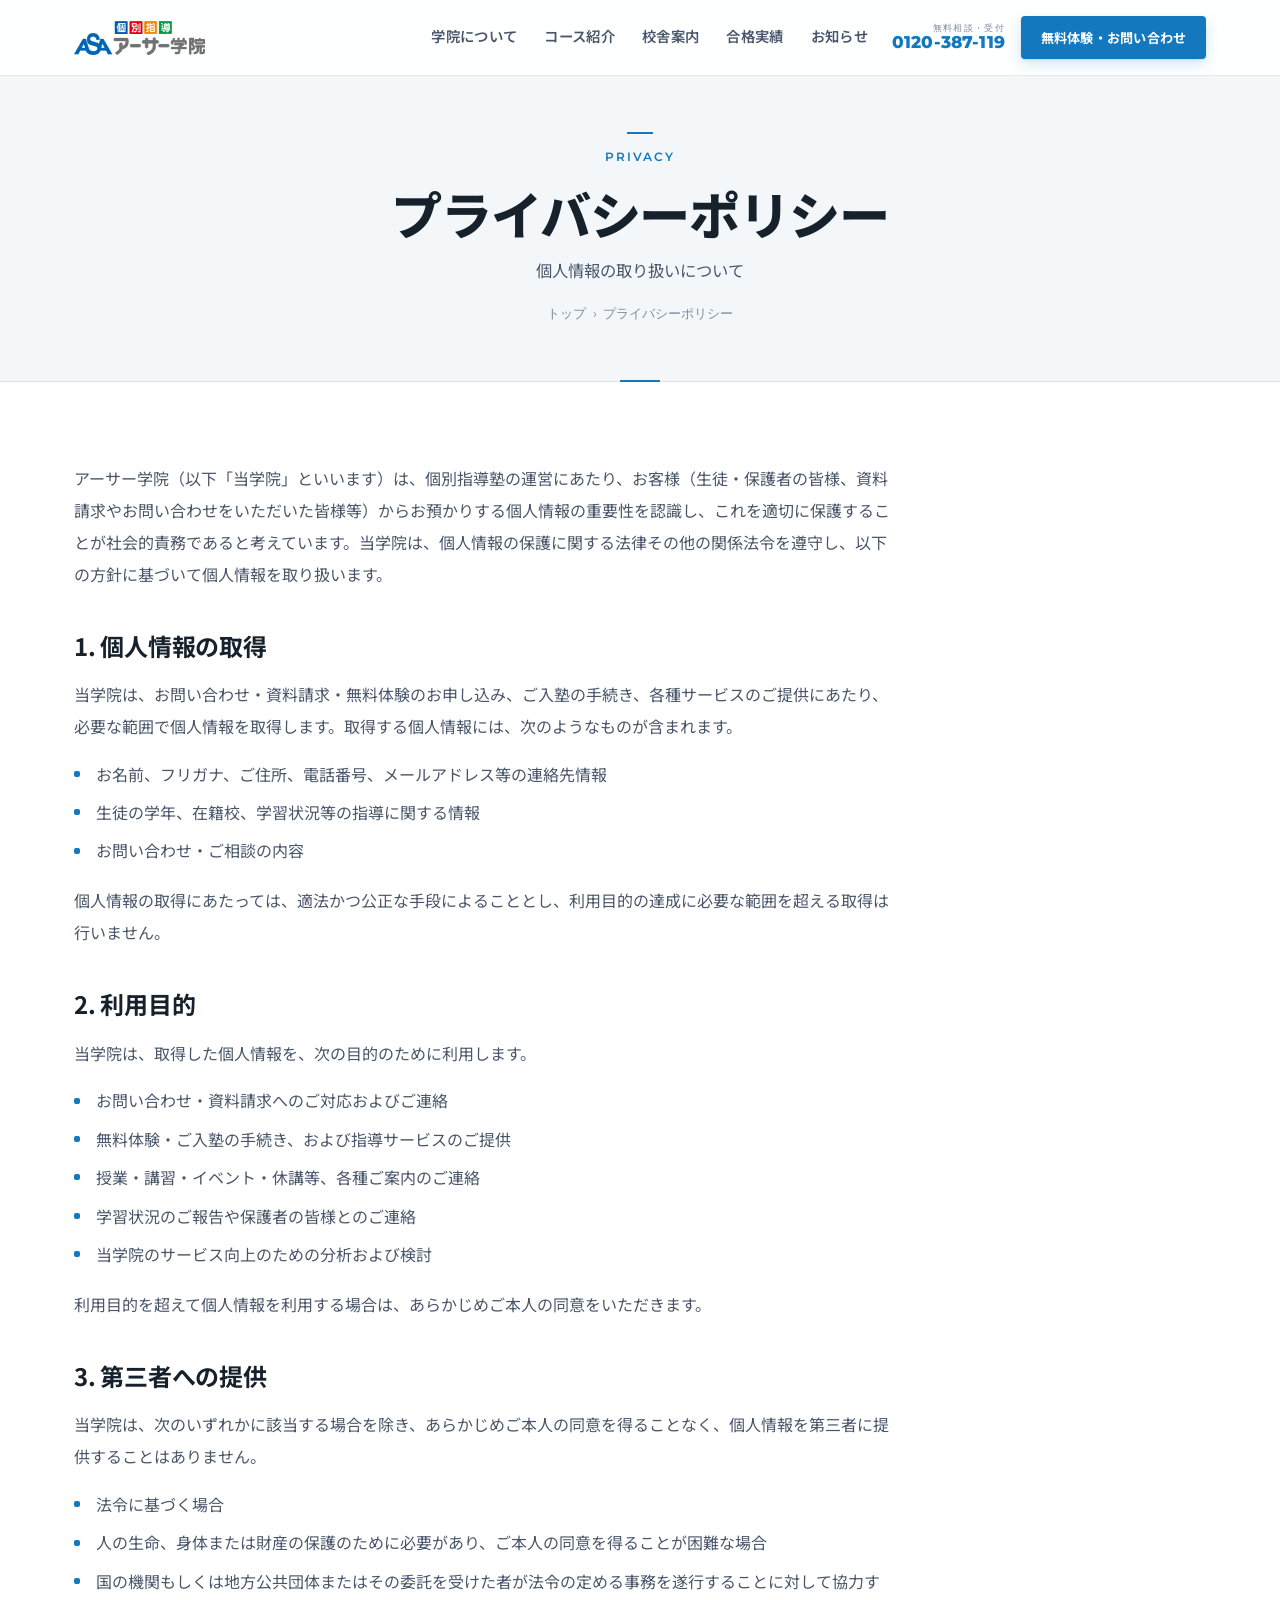
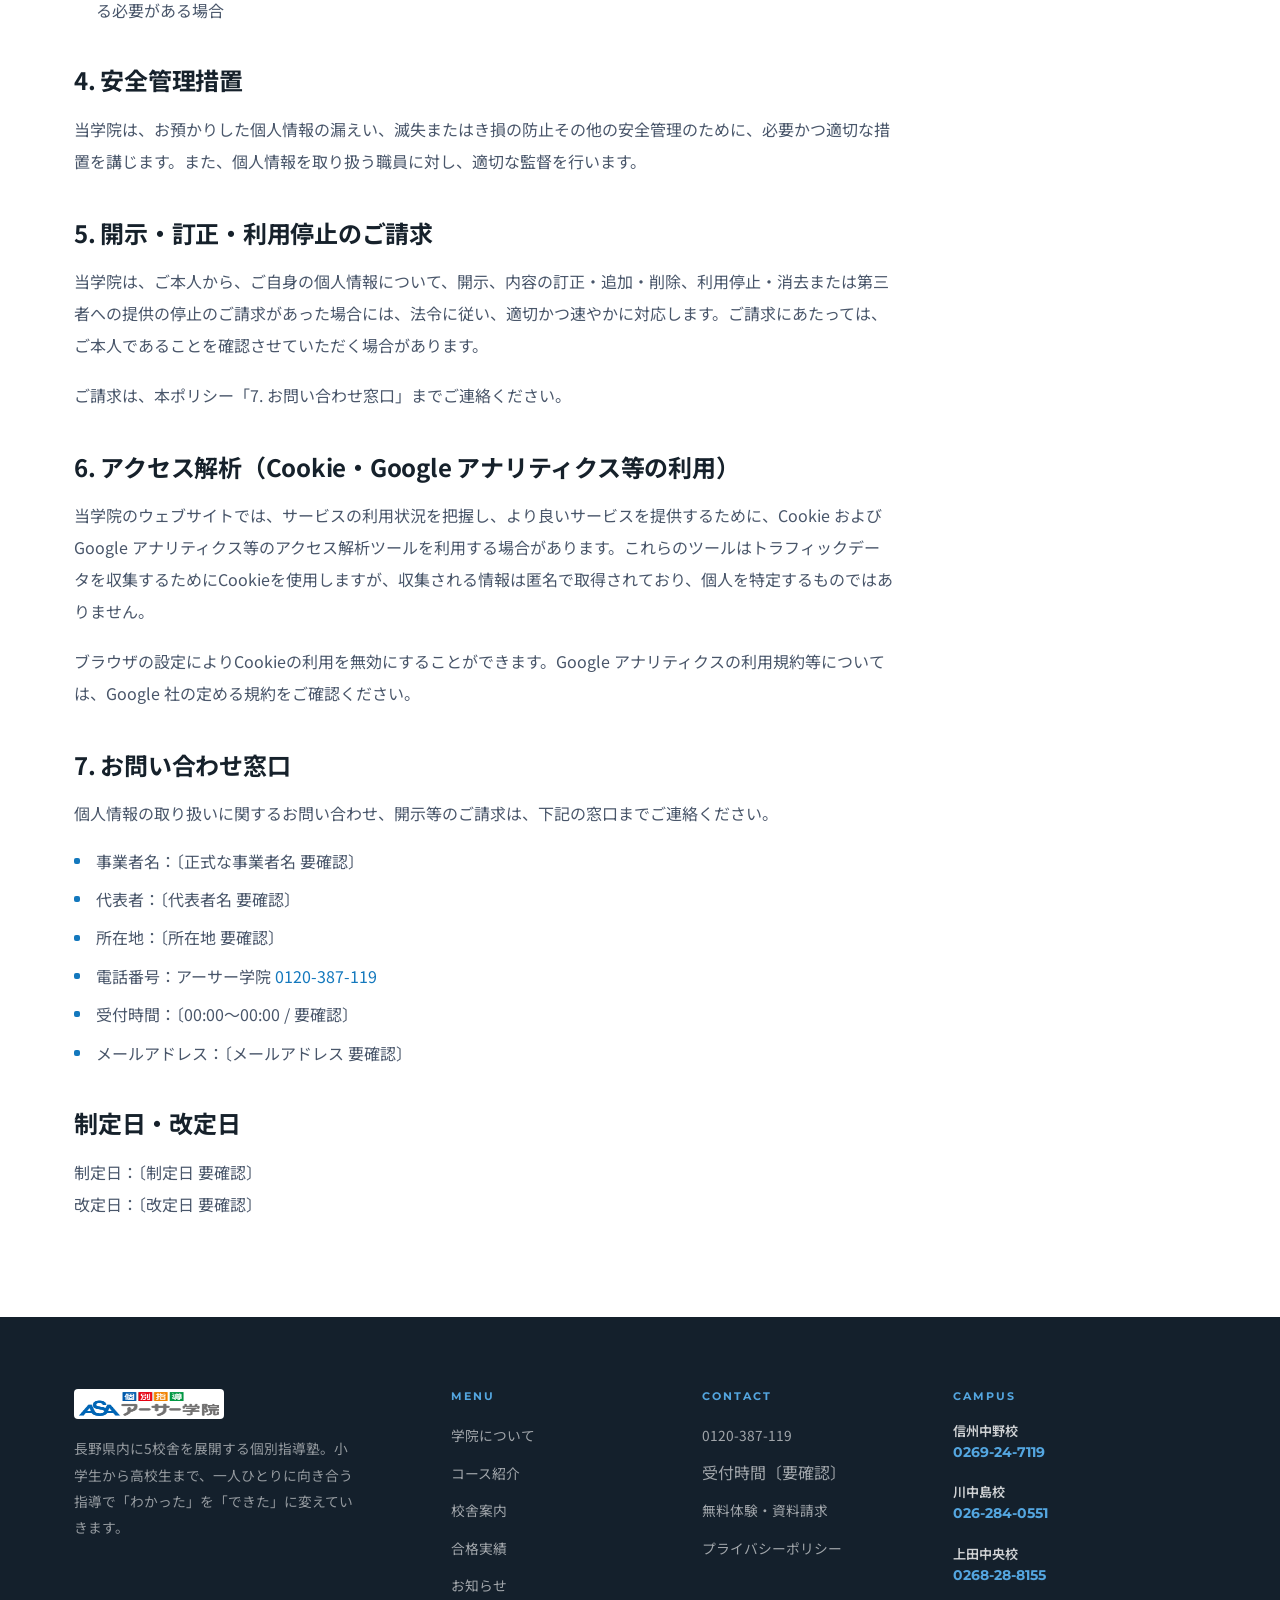
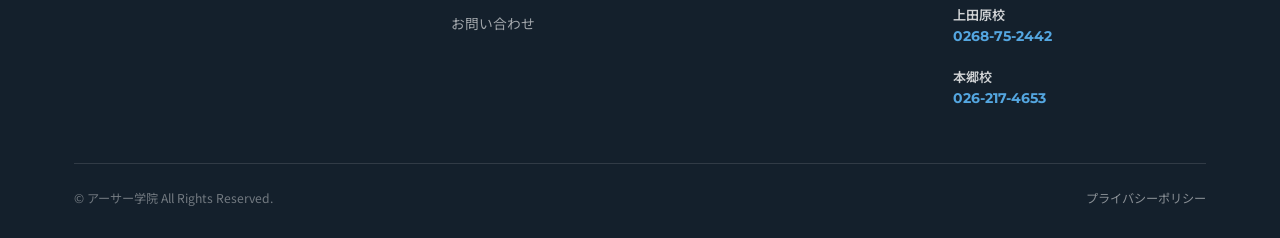
<file: privacy.html>
<!DOCTYPE html>
<html lang="ja">
<head>
  <meta charset="UTF-8">
  <meta name="viewport" content="width=device-width, initial-scale=1.0">
  <meta name="format-detection" content="telephone=no">
  <title>プライバシーポリシー | アーサー学院</title>
  <meta name="description" content="アーサー学院の個人情報の取り扱い（プライバシーポリシー）について。">
  <link rel="canonical" href="https://shunta-tf.github.io/AG_website/privacy.html">
  <meta name="robots" content="index,follow">

  <meta property="og:type" content="website">
  <meta property="og:site_name" content="アーサー学院">
  <meta property="og:locale" content="ja_JP">
  <meta property="og:title" content="プライバシーポリシー | アーサー学院">
  <meta property="og:description" content="アーサー学院の個人情報の取り扱い（プライバシーポリシー）について。">
  <meta property="og:url" content="https://shunta-tf.github.io/AG_website/privacy.html">
  <meta property="og:image" content="https://shunta-tf.github.io/AG_website/images/brand/ogp.png">
  <meta name="twitter:card" content="summary_large_image">
  <meta name="twitter:title" content="プライバシーポリシー | アーサー学院">
  <meta name="twitter:description" content="アーサー学院の個人情報の取り扱い（プライバシーポリシー）について。">
  <meta name="twitter:image" content="https://shunta-tf.github.io/AG_website/images/brand/ogp.png">

  <link rel="icon" href="favicon.svg" type="image/svg+xml">
  <link rel="apple-touch-icon" href="images/brand/logo.png">

  <link rel="preconnect" href="https://fonts.googleapis.com">
  <link rel="preconnect" href="https://fonts.gstatic.com" crossorigin>
  <link href="https://fonts.googleapis.com/css2?family=Montserrat:wght@400;500;600;700;800&family=Noto+Sans+JP:wght@400;500;600;700;800&display=swap" rel="stylesheet">
  <link rel="stylesheet" href="css/style.css">
</head>
<body>
  <a href="#main" class="skip-link">本文へスキップ</a>

  <header class="header">
    <div class="nav">
      <a href="index.html" class="nav-logo" aria-label="アーサー学院 トップページ">
        <img src="images/brand/logo.png" alt="アーサー学院" width="180" height="47">
      </a>
      <nav class="nav-links" aria-label="メインメニュー">
        <a href="about.html">学院について</a>
        <a href="courses.html">コース紹介</a>
        <a href="campus.html">校舎案内</a>
        <a href="results.html">合格実績</a>
        <a href="news.html">お知らせ</a>
      </nav>
      <div class="nav-actions">
        <a href="tel:0120387119" class="nav-tel">
          <span class="tel-label">無料相談・受付</span>
          <span class="tel-num">0120-387-119</span>
        </a>
        <a href="contact.html" class="btn btn-primary btn-sm">無料体験・お問い合わせ</a>
      </div>
      <button class="nav-hamburger" aria-label="メニューを開く" aria-expanded="false" aria-controls="mobileNav">
        <span></span><span></span><span></span>
      </button>
    </div>
  </header>
  <nav class="nav-mobile" id="mobileNav" aria-label="モバイルメニュー">
    <a href="index.html">トップ</a>
    <a href="about.html">学院について</a>
    <a href="courses.html">コース紹介</a>
    <a href="campus.html">校舎案内</a>
    <a href="results.html">合格実績</a>
    <a href="news.html">お知らせ</a>
    <a href="contact.html">お問い合わせ</a>
    <div class="nav-mobile-actions">
      <a href="tel:0120387119" class="nav-mobile-tel">0120-387-119</a>
      <a href="contact.html" class="btn btn-primary">無料体験・お問い合わせ</a>
    </div>
  </nav>

  <main id="main">

    <!-- PAGE HERO -->
    <section class="page-hero">
      <span class="section-label">Privacy</span>
      <h1>プライバシーポリシー</h1>
      <p>個人情報の取り扱いについて</p>
      <nav class="breadcrumb" aria-label="パンくず"><a href="index.html">トップ</a><span>›</span>プライバシーポリシー</nav>
    </section>

    <!-- 本文 -->
    <section class="section">
      <div class="container">
        <div class="prose fade-in">
          <p>アーサー学院（以下「当学院」といいます）は、個別指導塾の運営にあたり、お客様（生徒・保護者の皆様、資料請求やお問い合わせをいただいた皆様等）からお預かりする個人情報の重要性を認識し、これを適切に保護することが社会的責務であると考えています。当学院は、個人情報の保護に関する法律その他の関係法令を遵守し、以下の方針に基づいて個人情報を取り扱います。</p>

          <h2>1. 個人情報の取得</h2>
          <p>当学院は、お問い合わせ・資料請求・無料体験のお申し込み、ご入塾の手続き、各種サービスのご提供にあたり、必要な範囲で個人情報を取得します。取得する個人情報には、次のようなものが含まれます。</p>
          <ul>
            <li>お名前、フリガナ、ご住所、電話番号、メールアドレス等の連絡先情報</li>
            <li>生徒の学年、在籍校、学習状況等の指導に関する情報</li>
            <li>お問い合わせ・ご相談の内容</li>
          </ul>
          <p>個人情報の取得にあたっては、適法かつ公正な手段によることとし、利用目的の達成に必要な範囲を超える取得は行いません。</p>

          <h2>2. 利用目的</h2>
          <p>当学院は、取得した個人情報を、次の目的のために利用します。</p>
          <ul>
            <li>お問い合わせ・資料請求へのご対応およびご連絡</li>
            <li>無料体験・ご入塾の手続き、および指導サービスのご提供</li>
            <li>授業・講習・イベント・休講等、各種ご案内のご連絡</li>
            <li>学習状況のご報告や保護者の皆様とのご連絡</li>
            <li>当学院のサービス向上のための分析および検討</li>
          </ul>
          <p>利用目的を超えて個人情報を利用する場合は、あらかじめご本人の同意をいただきます。</p>

          <h2>3. 第三者への提供</h2>
          <p>当学院は、次のいずれかに該当する場合を除き、あらかじめご本人の同意を得ることなく、個人情報を第三者に提供することはありません。</p>
          <ul>
            <li>法令に基づく場合</li>
            <li>人の生命、身体または財産の保護のために必要があり、ご本人の同意を得ることが困難な場合</li>
            <li>国の機関もしくは地方公共団体またはその委託を受けた者が法令の定める事務を遂行することに対して協力する必要がある場合</li>
          </ul>

          <h2>4. 安全管理措置</h2>
          <p>当学院は、お預かりした個人情報の漏えい、滅失またはき損の防止その他の安全管理のために、必要かつ適切な措置を講じます。また、個人情報を取り扱う職員に対し、適切な監督を行います。</p>

          <h2>5. 開示・訂正・利用停止のご請求</h2>
          <p>当学院は、ご本人から、ご自身の個人情報について、開示、内容の訂正・追加・削除、利用停止・消去または第三者への提供の停止のご請求があった場合には、法令に従い、適切かつ速やかに対応します。ご請求にあたっては、ご本人であることを確認させていただく場合があります。</p>
          <p>ご請求は、本ポリシー「7. お問い合わせ窓口」までご連絡ください。</p>

          <h2>6. アクセス解析（Cookie・Google アナリティクス等の利用）</h2>
          <p>当学院のウェブサイトでは、サービスの利用状況を把握し、より良いサービスを提供するために、Cookie および Google アナリティクス等のアクセス解析ツールを利用する場合があります。これらのツールはトラフィックデータを収集するためにCookieを使用しますが、収集される情報は匿名で取得されており、個人を特定するものではありません。</p>
          <p>ブラウザの設定によりCookieの利用を無効にすることができます。Google アナリティクスの利用規約等については、Google 社の定める規約をご確認ください。</p>

          <h2>7. お問い合わせ窓口</h2>
          <p>個人情報の取り扱いに関するお問い合わせ、開示等のご請求は、下記の窓口までご連絡ください。</p>
          <ul>
            <li>事業者名：〔正式な事業者名 要確認〕</li>
            <li>代表者：〔代表者名 要確認〕</li>
            <li>所在地：〔所在地 要確認〕</li>
            <li>電話番号：アーサー学院 <a href="tel:0120387119">0120-387-119</a></li>
            <li>受付時間：〔00:00〜00:00 / 要確認〕</li>
            <li>メールアドレス：〔メールアドレス 要確認〕</li>
          </ul>

          <h2>制定日・改定日</h2>
          <p>制定日：〔制定日 要確認〕<br>改定日：〔改定日 要確認〕</p>
        </div>
      </div>
    </section>

  </main>

  <footer class="footer">
    <div class="container">
      <div class="footer-grid">
        <div class="footer-brand">
          <a href="index.html" class="footer-logo"><img src="images/brand/logo.png" alt="アーサー学院" width="150" height="39"></a>
          <p>長野県内に5校舎を展開する個別指導塾。小学生から高校生まで、一人ひとりに向き合う指導で「わかった」を「できた」に変えていきます。</p>
        </div>
        <div class="footer-col">
          <h4>Menu</h4>
          <ul>
            <li><a href="about.html">学院について</a></li>
            <li><a href="courses.html">コース紹介</a></li>
            <li><a href="campus.html">校舎案内</a></li>
            <li><a href="results.html">合格実績</a></li>
            <li><a href="news.html">お知らせ</a></li>
            <li><a href="contact.html">お問い合わせ</a></li>
          </ul>
        </div>
        <div class="footer-col">
          <h4>Contact</h4>
          <ul>
            <li><a href="tel:0120387119">0120-387-119</a></li>
            <li>受付時間〔要確認〕</li>
            <li><a href="contact.html">無料体験・資料請求</a></li>
            <li><a href="privacy.html">プライバシーポリシー</a></li>
          </ul>
        </div>
        <div class="footer-col footer-campus">
          <h4>Campus</h4>
          <ul>
            <li><span class="fc-name">信州中野校</span><a class="fc-tel" href="tel:0269247119">0269-24-7119</a></li>
            <li><span class="fc-name">川中島校</span><a class="fc-tel" href="tel:0262840551">026-284-0551</a></li>
            <li><span class="fc-name">上田中央校</span><a class="fc-tel" href="tel:0268288155">0268-28-8155</a></li>
            <li><span class="fc-name">上田原校</span><a class="fc-tel" href="tel:0268752442">0268-75-2442</a></li>
            <li><span class="fc-name">本郷校</span><a class="fc-tel" href="tel:0262174653">026-217-4653</a></li>
          </ul>
        </div>
      </div>
      <div class="footer-bottom">
        <span>&copy; アーサー学院 All Rights Reserved.</span>
        <a href="privacy.html">プライバシーポリシー</a>
      </div>
    </div>
  </footer>

  <script src="js/main.js"></script>
</body>
</html>
</file>
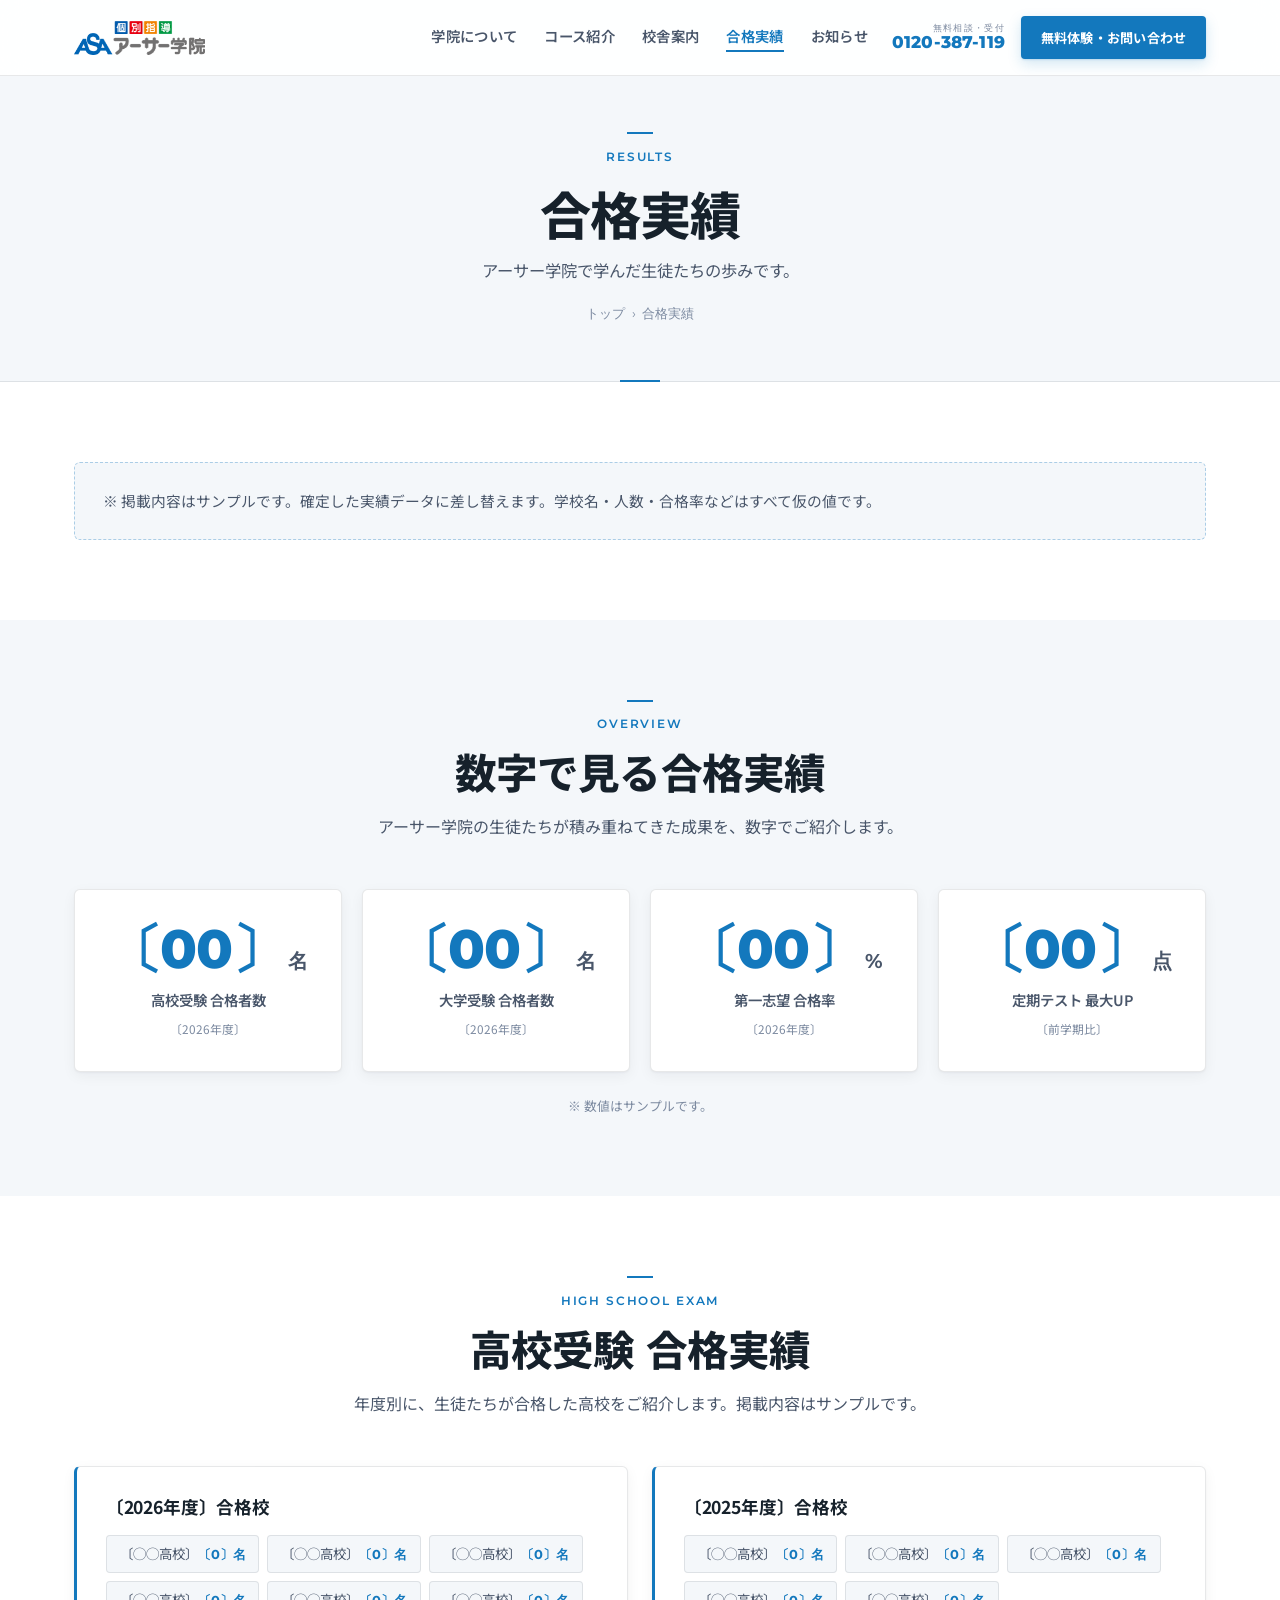
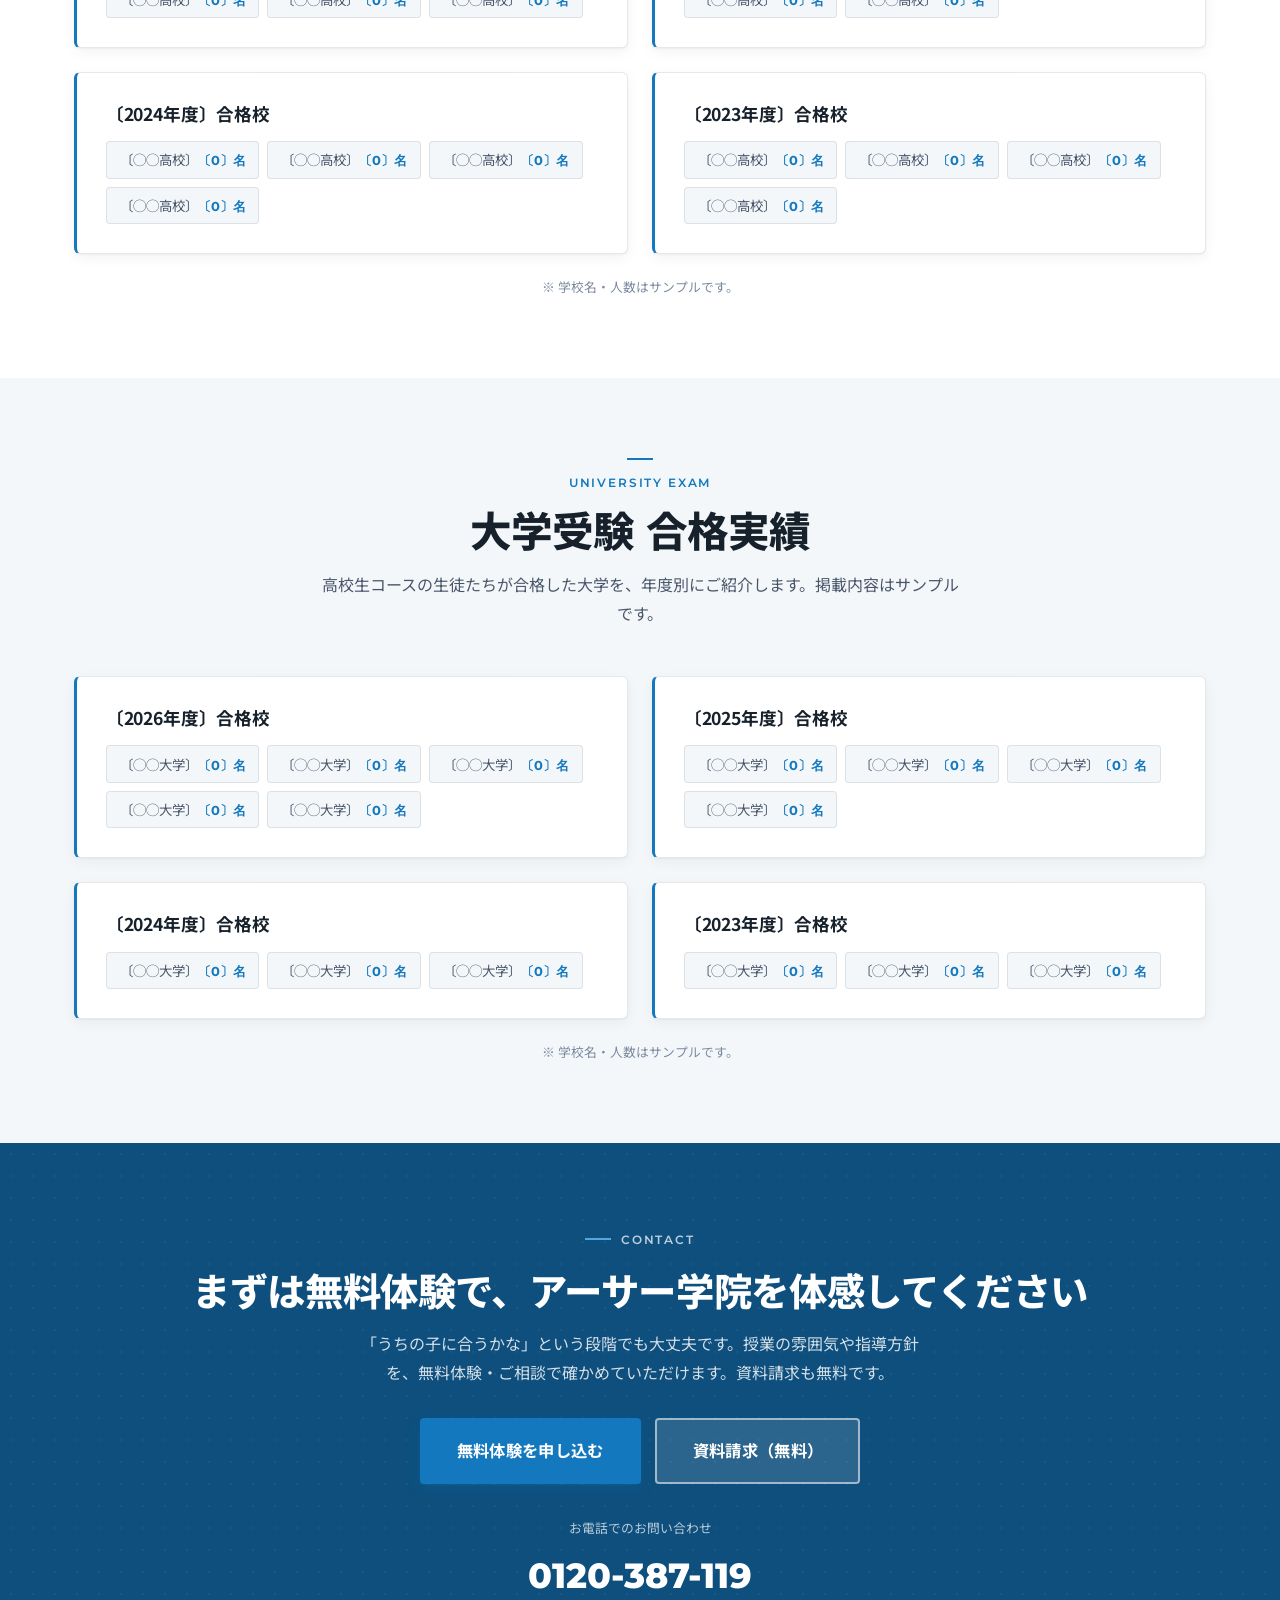
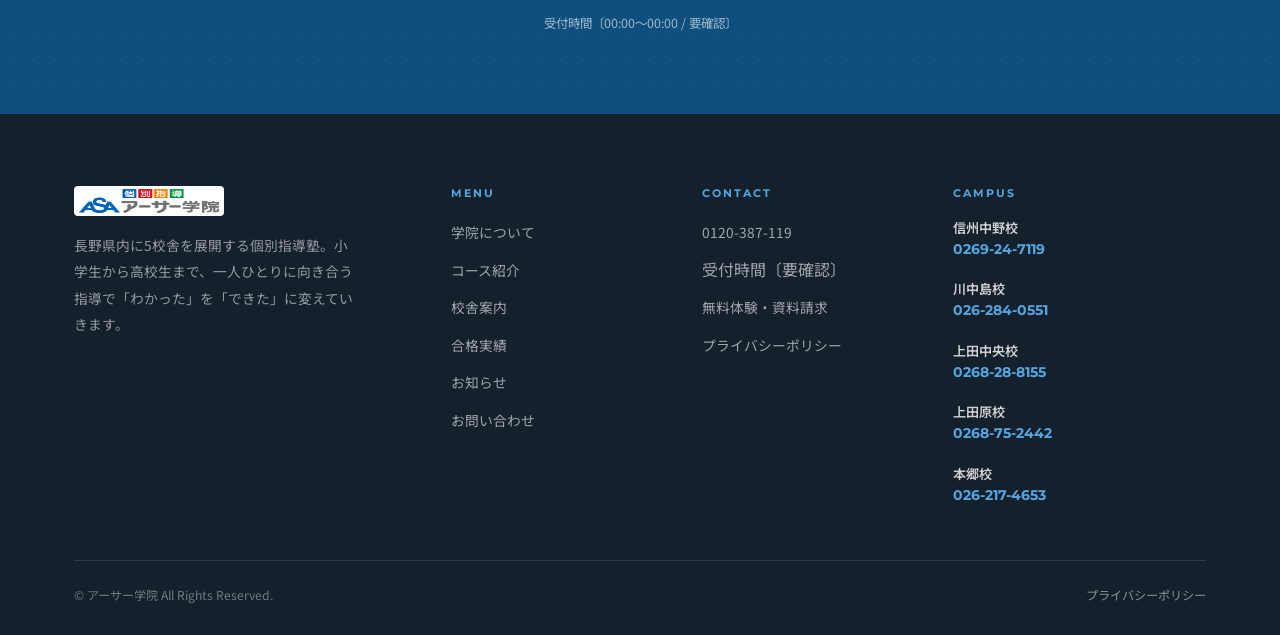
<file: results.html>
<!DOCTYPE html>
<html lang="ja">
<head>
  <meta charset="UTF-8">
  <meta name="viewport" content="width=device-width, initial-scale=1.0">
  <meta name="format-detection" content="telephone=no">
  <title>合格実績 | アーサー学院</title>
  <meta name="description" content="アーサー学院の合格実績（高校受験・大学受験）。年度別の合格校をご紹介します。">
  <link rel="canonical" href="https://shunta-tf.github.io/AG_website/results.html">
  <meta name="robots" content="index,follow">

  <meta property="og:type" content="website">
  <meta property="og:site_name" content="アーサー学院">
  <meta property="og:locale" content="ja_JP">
  <meta property="og:title" content="合格実績 | アーサー学院">
  <meta property="og:description" content="アーサー学院の合格実績（高校受験・大学受験）。年度別の合格校をご紹介します。">
  <meta property="og:url" content="https://shunta-tf.github.io/AG_website/results.html">
  <meta property="og:image" content="https://shunta-tf.github.io/AG_website/images/brand/ogp.png">
  <meta name="twitter:card" content="summary_large_image">
  <meta name="twitter:title" content="合格実績 | アーサー学院">
  <meta name="twitter:description" content="アーサー学院の合格実績（高校受験・大学受験）。年度別の合格校をご紹介します。">
  <meta name="twitter:image" content="https://shunta-tf.github.io/AG_website/images/brand/ogp.png">

  <link rel="icon" href="favicon.svg" type="image/svg+xml">
  <link rel="apple-touch-icon" href="images/brand/logo.png">

  <link rel="preconnect" href="https://fonts.googleapis.com">
  <link rel="preconnect" href="https://fonts.gstatic.com" crossorigin>
  <link href="https://fonts.googleapis.com/css2?family=Montserrat:wght@400;500;600;700;800&family=Noto+Sans+JP:wght@400;500;600;700;800&display=swap" rel="stylesheet">
  <link rel="stylesheet" href="css/style.css">
</head>
<body>
  <a href="#main" class="skip-link">本文へスキップ</a>

  <header class="header">
    <div class="nav">
      <a href="index.html" class="nav-logo" aria-label="アーサー学院 トップページ">
        <img src="images/brand/logo.png" alt="アーサー学院" width="180" height="47">
      </a>
      <nav class="nav-links" aria-label="メインメニュー">
        <a href="about.html">学院について</a>
        <a href="courses.html">コース紹介</a>
        <a href="campus.html">校舎案内</a>
        <a href="results.html" class="active">合格実績</a>
        <a href="news.html">お知らせ</a>
      </nav>
      <div class="nav-actions">
        <a href="tel:0120387119" class="nav-tel">
          <span class="tel-label">無料相談・受付</span>
          <span class="tel-num">0120-387-119</span>
        </a>
        <a href="contact.html" class="btn btn-primary btn-sm">無料体験・お問い合わせ</a>
      </div>
      <button class="nav-hamburger" aria-label="メニューを開く" aria-expanded="false" aria-controls="mobileNav">
        <span></span><span></span><span></span>
      </button>
    </div>
  </header>
  <nav class="nav-mobile" id="mobileNav" aria-label="モバイルメニュー">
    <a href="index.html">トップ</a>
    <a href="about.html">学院について</a>
    <a href="courses.html">コース紹介</a>
    <a href="campus.html">校舎案内</a>
    <a href="results.html" class="active">合格実績</a>
    <a href="news.html">お知らせ</a>
    <a href="contact.html">お問い合わせ</a>
    <div class="nav-mobile-actions">
      <a href="tel:0120387119" class="nav-mobile-tel">0120-387-119</a>
      <a href="contact.html" class="btn btn-primary">無料体験・お問い合わせ</a>
    </div>
  </nav>

  <main id="main">

    <!-- PAGE HERO -->
    <section class="page-hero">
      <span class="section-label">Results</span>
      <h1>合格実績</h1>
      <p>アーサー学院で学んだ生徒たちの歩みです。</p>
      <nav class="breadcrumb" aria-label="パンくず"><a href="index.html">トップ</a><span>›</span>合格実績</nav>
    </section>

    <!-- 注記 -->
    <section class="section">
      <div class="container">
        <div class="fee-note fade-in">
          ※ 掲載内容はサンプルです。確定した実績データに差し替えます。学校名・人数・合格率などはすべて仮の値です。
        </div>
      </div>
    </section>

    <!-- 数値サマリー -->
    <section class="section bg-alt">
      <div class="container">
        <div class="section-header center fade-in">
          <span class="section-label">Overview</span>
          <h2 class="section-title">数字で見る合格実績</h2>
          <p class="section-subtitle">アーサー学院の生徒たちが積み重ねてきた成果を、数字でご紹介します。</p>
        </div>
        <div class="results-grid">
          <div class="result-stat fade-in">
            <div class="rs-val">〔00〕<small>名</small></div>
            <div class="rs-lbl">高校受験 合格者数</div>
            <div class="rs-note">〔2026年度〕</div>
          </div>
          <div class="result-stat fade-in fd2">
            <div class="rs-val">〔00〕<small>名</small></div>
            <div class="rs-lbl">大学受験 合格者数</div>
            <div class="rs-note">〔2026年度〕</div>
          </div>
          <div class="result-stat fade-in fd3">
            <div class="rs-val">〔00〕<small>%</small></div>
            <div class="rs-lbl">第一志望 合格率</div>
            <div class="rs-note">〔2026年度〕</div>
          </div>
          <div class="result-stat fade-in fd4">
            <div class="rs-val">〔00〕<small>点</small></div>
            <div class="rs-lbl">定期テスト 最大UP</div>
            <div class="rs-note">〔前学期比〕</div>
          </div>
        </div>
        <p class="form-note text-center" style="margin-top:1.4rem;">※ 数値はサンプルです。</p>
      </div>
    </section>

    <!-- 高校受験 -->
    <section class="section">
      <div class="container">
        <div class="section-header center fade-in">
          <span class="section-label">High School Exam</span>
          <h2 class="section-title">高校受験 合格実績</h2>
          <p class="section-subtitle">年度別に、生徒たちが合格した高校をご紹介します。掲載内容はサンプルです。</p>
        </div>
        <div class="result-cols">
          <div class="result-card fade-in">
            <h3>〔2026年度〕合格校</h3>
            <div class="chips">
              <span class="chip">〔◯◯高校〕<strong>〔0〕名</strong></span>
              <span class="chip">〔◯◯高校〕<strong>〔0〕名</strong></span>
              <span class="chip">〔◯◯高校〕<strong>〔0〕名</strong></span>
              <span class="chip">〔◯◯高校〕<strong>〔0〕名</strong></span>
              <span class="chip">〔◯◯高校〕<strong>〔0〕名</strong></span>
              <span class="chip">〔◯◯高校〕<strong>〔0〕名</strong></span>
            </div>
          </div>
          <div class="result-card fade-in fd2">
            <h3>〔2025年度〕合格校</h3>
            <div class="chips">
              <span class="chip">〔◯◯高校〕<strong>〔0〕名</strong></span>
              <span class="chip">〔◯◯高校〕<strong>〔0〕名</strong></span>
              <span class="chip">〔◯◯高校〕<strong>〔0〕名</strong></span>
              <span class="chip">〔◯◯高校〕<strong>〔0〕名</strong></span>
              <span class="chip">〔◯◯高校〕<strong>〔0〕名</strong></span>
            </div>
          </div>
          <div class="result-card fade-in">
            <h3>〔2024年度〕合格校</h3>
            <div class="chips">
              <span class="chip">〔◯◯高校〕<strong>〔0〕名</strong></span>
              <span class="chip">〔◯◯高校〕<strong>〔0〕名</strong></span>
              <span class="chip">〔◯◯高校〕<strong>〔0〕名</strong></span>
              <span class="chip">〔◯◯高校〕<strong>〔0〕名</strong></span>
            </div>
          </div>
          <div class="result-card fade-in fd2">
            <h3>〔2023年度〕合格校</h3>
            <div class="chips">
              <span class="chip">〔◯◯高校〕<strong>〔0〕名</strong></span>
              <span class="chip">〔◯◯高校〕<strong>〔0〕名</strong></span>
              <span class="chip">〔◯◯高校〕<strong>〔0〕名</strong></span>
              <span class="chip">〔◯◯高校〕<strong>〔0〕名</strong></span>
            </div>
          </div>
        </div>
        <p class="form-note text-center" style="margin-top:1.4rem;">※ 学校名・人数はサンプルです。</p>
      </div>
    </section>

    <!-- 大学受験 -->
    <section class="section bg-alt">
      <div class="container">
        <div class="section-header center fade-in">
          <span class="section-label">University Exam</span>
          <h2 class="section-title">大学受験 合格実績</h2>
          <p class="section-subtitle">高校生コースの生徒たちが合格した大学を、年度別にご紹介します。掲載内容はサンプルです。</p>
        </div>
        <div class="result-cols">
          <div class="result-card fade-in">
            <h3>〔2026年度〕合格校</h3>
            <div class="chips">
              <span class="chip">〔◯◯大学〕<strong>〔0〕名</strong></span>
              <span class="chip">〔◯◯大学〕<strong>〔0〕名</strong></span>
              <span class="chip">〔◯◯大学〕<strong>〔0〕名</strong></span>
              <span class="chip">〔◯◯大学〕<strong>〔0〕名</strong></span>
              <span class="chip">〔◯◯大学〕<strong>〔0〕名</strong></span>
            </div>
          </div>
          <div class="result-card fade-in fd2">
            <h3>〔2025年度〕合格校</h3>
            <div class="chips">
              <span class="chip">〔◯◯大学〕<strong>〔0〕名</strong></span>
              <span class="chip">〔◯◯大学〕<strong>〔0〕名</strong></span>
              <span class="chip">〔◯◯大学〕<strong>〔0〕名</strong></span>
              <span class="chip">〔◯◯大学〕<strong>〔0〕名</strong></span>
            </div>
          </div>
          <div class="result-card fade-in">
            <h3>〔2024年度〕合格校</h3>
            <div class="chips">
              <span class="chip">〔◯◯大学〕<strong>〔0〕名</strong></span>
              <span class="chip">〔◯◯大学〕<strong>〔0〕名</strong></span>
              <span class="chip">〔◯◯大学〕<strong>〔0〕名</strong></span>
            </div>
          </div>
          <div class="result-card fade-in fd2">
            <h3>〔2023年度〕合格校</h3>
            <div class="chips">
              <span class="chip">〔◯◯大学〕<strong>〔0〕名</strong></span>
              <span class="chip">〔◯◯大学〕<strong>〔0〕名</strong></span>
              <span class="chip">〔◯◯大学〕<strong>〔0〕名</strong></span>
            </div>
          </div>
        </div>
        <p class="form-note text-center" style="margin-top:1.4rem;">※ 学校名・人数はサンプルです。</p>
      </div>
    </section>

    <!-- CTA帯 -->
    <section class="section cta-band">
      <div class="container">
        <div class="fade-in">
          <span class="section-label">Contact</span>
          <h2>まずは無料体験で、アーサー学院を体感してください</h2>
          <p>「うちの子に合うかな」という段階でも大丈夫です。授業の雰囲気や指導方針を、無料体験・ご相談で確かめていただけます。資料請求も無料です。</p>
          <div class="cta-actions">
            <a href="contact.html" class="btn btn-primary btn-lg">無料体験を申し込む</a>
            <a href="contact.html?type=brochure" class="btn btn-ghost btn-lg">資料請求（無料）</a>
          </div>
          <div class="cta-tel">
            <span class="ct-label">お電話でのお問い合わせ</span>
            <a href="tel:0120387119" class="ct-num">0120-387-119</a>
            <span class="ct-hours">受付時間〔00:00〜00:00 / 要確認〕</span>
          </div>
        </div>
      </div>
    </section>

  </main>

  <footer class="footer">
    <div class="container">
      <div class="footer-grid">
        <div class="footer-brand">
          <a href="index.html" class="footer-logo"><img src="images/brand/logo.png" alt="アーサー学院" width="150" height="39"></a>
          <p>長野県内に5校舎を展開する個別指導塾。小学生から高校生まで、一人ひとりに向き合う指導で「わかった」を「できた」に変えていきます。</p>
        </div>
        <div class="footer-col">
          <h4>Menu</h4>
          <ul>
            <li><a href="about.html">学院について</a></li>
            <li><a href="courses.html">コース紹介</a></li>
            <li><a href="campus.html">校舎案内</a></li>
            <li><a href="results.html">合格実績</a></li>
            <li><a href="news.html">お知らせ</a></li>
            <li><a href="contact.html">お問い合わせ</a></li>
          </ul>
        </div>
        <div class="footer-col">
          <h4>Contact</h4>
          <ul>
            <li><a href="tel:0120387119">0120-387-119</a></li>
            <li>受付時間〔要確認〕</li>
            <li><a href="contact.html">無料体験・資料請求</a></li>
            <li><a href="privacy.html">プライバシーポリシー</a></li>
          </ul>
        </div>
        <div class="footer-col footer-campus">
          <h4>Campus</h4>
          <ul>
            <li><span class="fc-name">信州中野校</span><a class="fc-tel" href="tel:0269247119">0269-24-7119</a></li>
            <li><span class="fc-name">川中島校</span><a class="fc-tel" href="tel:0262840551">026-284-0551</a></li>
            <li><span class="fc-name">上田中央校</span><a class="fc-tel" href="tel:0268288155">0268-28-8155</a></li>
            <li><span class="fc-name">上田原校</span><a class="fc-tel" href="tel:0268752442">0268-75-2442</a></li>
            <li><span class="fc-name">本郷校</span><a class="fc-tel" href="tel:0262174653">026-217-4653</a></li>
          </ul>
        </div>
      </div>
      <div class="footer-bottom">
        <span>&copy; アーサー学院 All Rights Reserved.</span>
        <a href="privacy.html">プライバシーポリシー</a>
      </div>
    </div>
  </footer>

  <script src="js/main.js"></script>
</body>
</html>
</file>
<file: css/style.css>
/* =====================================================
   STYLE.CSS — アーサー学院 Website
   Base: my-website house style (SITE_TEMPLATE.md §2/§4/§7)
   Re-themed to Arthur Gakuin brand blue (extracted #578fbd).
   Flat, single-accent, hover accent-line motif. No gradients/pills.
   ===================================================== */

/* --- Variables & Reset --- */
:root {
  --bg-primary:    #ffffff;
  --bg-secondary:  #f4f7fa;   /* cool light surface (echoes brand #eff5f9) */
  --bg-card:       #ffffff;
  --bg-card-alt:   #eef3f8;

  /* Brand blue — extracted from arthurgakuin.com (#578fbd) + logo, deepened for AA contrast */
  --accent:        #1378bd;   /* 澄んだスカイブルー（白上で約4.9:1） */
  --accent-light:  #54a6e0;   /* 明るいスカイブルー（ヒーロー強調・暗背景上） */
  --accent-dark:   #0d5d97;   /* hover */
  --accent-glow:   rgba(19,120,189,0.10);
  --accent-deep:   #0e4f7d;   /* 濃紺ブルー（CTA帯・ヒーローのオーバーレイ） */

  --text-primary:  #16212b;
  --text-secondary:#49566a;
  --text-muted:    #7c8aa0;
  --border:        rgba(22,33,43,0.10);
  --border-hover:  rgba(19,120,189,0.32);

  --header-height: 76px;
  --section-pad:   80px 0;
  --max-width:     1180px;
  --radius:        6px;
  --radius-sm:     4px;
  --t:             all 0.25s ease;
  --shadow:        0 1px 2px rgba(15,23,42,0.04), 0 4px 14px rgba(15,23,42,0.05);
  --shadow-hover:  0 2px 6px rgba(15,23,42,0.06), 0 14px 30px rgba(15,23,42,0.10);
  --ink:           #14202c;
}

*, *::before, *::after { box-sizing: border-box; margin: 0; padding: 0; }

html { scroll-behavior: smooth; -webkit-text-size-adjust: 100%; scroll-padding-top: 92px; }

body {
  font-family: 'Noto Sans JP', 'Montserrat', -apple-system, BlinkMacSystemFont, sans-serif;
  background: var(--bg-primary);
  color: var(--text-primary);
  line-height: 1.8;
  opacity: 0;
  transition: opacity 0.5s ease;
  min-height: 100vh;
  overflow-x: hidden;
  -webkit-font-smoothing: antialiased;
  -moz-osx-font-smoothing: grayscale;
  text-rendering: optimizeLegibility;
}
body.page-loaded { opacity: 1; }

::selection { background: rgba(19,120,189,0.16); color: var(--text-primary); }

@media (prefers-reduced-motion: reduce) {
  *, *::before, *::after {
    animation-duration: 0.01ms !important;
    animation-iteration-count: 1 !important;
    transition-duration: 0.01ms !important;
    scroll-behavior: auto !important;
  }
}

img { max-width: 100%; height: auto; display: block; }
a { color: var(--accent); text-decoration: none; transition: var(--t); }
a:hover { color: var(--accent-dark); }
ul { list-style: none; }

/* --- Keyboard focus (accessibility) --- */
:focus-visible {
  outline: 2px solid var(--accent);
  outline-offset: 2px;
  border-radius: var(--radius-sm);
}
.nav-hamburger:focus-visible { outline-offset: 3px; }

/* --- Skip to content link --- */
.skip-link {
  position: absolute; left: 12px; top: -48px;
  z-index: 2000;
  background: var(--accent); color: #fff;
  padding: 0.6rem 1rem; border-radius: var(--radius-sm);
  font-family: 'Montserrat', sans-serif; font-size: 0.85rem; font-weight: 600;
  transition: top 0.2s ease;
}
.skip-link:focus { top: 12px; color: #fff; }

/* --- Typography --- */
h1,h2,h3,h4,h5 {
  font-family: 'Montserrat', 'Noto Sans JP', sans-serif;
  font-weight: 700;
  line-height: 1.35;
  letter-spacing: -0.01em;
}
.section-title { font-size: clamp(1.85rem,4vw,2.6rem); margin-bottom: 0.7rem; font-weight: 800; letter-spacing: -0.02em; line-height: 1.25; }
.section-subtitle { font-size: 1rem; color: var(--text-secondary); margin-bottom: 0; font-weight: 400; max-width: 640px; }
.section-header.center .section-subtitle { margin-left: auto; margin-right: auto; }
.accent { color: var(--accent); }
.lead { font-size: 1.06rem; color: var(--text-secondary); line-height: 2; }

/* --- Layout --- */
.container { max-width: var(--max-width); margin: 0 auto; padding: 0 24px; }
.section { padding: var(--section-pad); }
.section-header { margin-bottom: 48px; }
.section-header.center { text-align: center; }
.section-label {
  display: inline-block;
  font-size: 0.72rem; font-weight: 600; letter-spacing: 0.16em;
  text-transform: uppercase; color: var(--accent);
  font-family: 'Montserrat', sans-serif;
  margin-bottom: 0.85rem;
}
.section-label::before {
  content: ''; display: inline-block; vertical-align: middle;
  width: 26px; height: 2px; background: var(--accent);
  margin-right: 0.6rem; margin-bottom: 0.18rem;
}
.section-header.center .section-label::before {
  display: block; margin: 0 auto 0.8rem;
}
.bg-alt { background: var(--bg-secondary); }

/* --- Header --- */
.header {
  position: fixed; top: 0; left: 0; right: 0;
  height: var(--header-height);
  z-index: 1000;
  transition: background-color 0.25s ease, box-shadow 0.25s ease, border-color 0.25s ease;
  transform: translateZ(0);
  -webkit-transform: translateZ(0);
  backface-visibility: hidden;
  -webkit-backface-visibility: hidden;
  will-change: background-color;
  border-bottom: 1px solid transparent;
  background-color: rgba(255,255,255,0.92);
  backdrop-filter: saturate(180%) blur(20px);
  -webkit-backdrop-filter: saturate(180%) blur(20px);
  border-bottom-color: var(--border);
}
.header.scrolled {
  box-shadow: 0 1px 0 rgba(15,23,42,0.04), 0 6px 24px rgba(15,23,42,0.06);
}
.nav {
  display: flex; align-items: center; justify-content: space-between;
  height: 100%; max-width: var(--max-width);
  margin: 0 auto; padding: 0 24px; gap: 1.5rem;
}
.nav-logo {
  display: inline-flex; align-items: center; gap: 0.55rem;
  font-family: 'Montserrat', sans-serif;
  font-size: 1.12rem; font-weight: 800;
  color: var(--text-primary); letter-spacing: 0.02em;
  white-space: nowrap;
}
.nav-logo img { height: 34px; width: auto; }
.nav-logo .logo-text { font-weight: 800; }
.nav-logo .logo-text span { color: var(--accent); }
.nav-logo:hover { color: var(--text-primary); }

.nav-links { display: flex; gap: 1.7rem; align-items: center; margin-left: auto; }
.nav-links a {
  font-family: 'Noto Sans JP', sans-serif;
  font-size: 0.9rem; font-weight: 600;
  color: var(--text-secondary); letter-spacing: 0.02em;
  position: relative; padding-bottom: 4px; white-space: nowrap;
}
.nav-links a::after {
  content: ''; position: absolute; bottom: 0; left: 0;
  width: 0; height: 2px; background: var(--accent);
  transition: width 0.3s ease;
}
.nav-links a:hover, .nav-links a.active { color: var(--accent); }
.nav-links a:hover::after, .nav-links a.active::after { width: 100%; }

/* Header conversion actions (persistent CTA — KPI) */
.nav-actions { display: flex; align-items: center; gap: 1rem; }
.nav-tel {
  display: flex; flex-direction: column; line-height: 1.1;
  font-family: 'Montserrat', sans-serif; text-align: right;
}
.nav-tel .tel-label { font-size: 0.58rem; letter-spacing: 0.14em; text-transform: uppercase; color: var(--text-muted); }
.nav-tel .tel-num { font-size: 1.05rem; font-weight: 800; color: var(--accent); letter-spacing: 0.01em; }
.nav-tel .tel-num:hover { color: var(--accent-dark); }

/* Hamburger */
.nav-hamburger {
  display: none; flex-direction: column; gap: 5px;
  cursor: pointer; padding: 8px; background: none; border: none;
}
.nav-hamburger span {
  display: block; width: 24px; height: 2px;
  background: var(--text-primary); transition: var(--t); border-radius: 2px;
}
.nav-hamburger.open span:nth-child(1) { transform: translateY(7px) rotate(45deg); }
.nav-hamburger.open span:nth-child(2) { opacity: 0; }
.nav-hamburger.open span:nth-child(3) { transform: translateY(-7px) rotate(-45deg); }

/* Home page: white nav over dark hero before scroll */
.home-page .header:not(.scrolled) {
  background-color: transparent;
  backdrop-filter: none; -webkit-backdrop-filter: none;
  border-bottom-color: transparent;
}
.home-page .header:not(.scrolled) .nav-logo { color: #fff; }
.home-page .header:not(.scrolled) .nav-logo .logo-text span { color: rgba(255,255,255,0.8); }
.home-page .header:not(.scrolled) .nav-links a { color: rgba(255,255,255,0.9); }
.home-page .header:not(.scrolled) .nav-links a:hover,
.home-page .header:not(.scrolled) .nav-links a.active { color: #fff; }
.home-page .header:not(.scrolled) .nav-links a::after { background: #fff; }
.home-page .header:not(.scrolled) .nav-hamburger span { background: #fff; }
.home-page .header:not(.scrolled) .nav-tel .tel-label { color: rgba(255,255,255,0.7); }
.home-page .header:not(.scrolled) .nav-tel .tel-num { color: #fff; }
/* Logo image: white version not available — keep mark legible on dark with a subtle plate */
.home-page .header:not(.scrolled) .nav-logo img {
  background: #fff; border-radius: 4px; padding: 3px 5px;
}

/* Mobile nav */
.nav-mobile {
  display: none; position: fixed;
  top: var(--header-height); left: 0; right: 0;
  background: rgba(255,255,255,0.98); backdrop-filter: blur(20px);
  padding: 1.5rem 24px 2rem; border-bottom: 1px solid var(--border);
  flex-direction: column; gap: 0; z-index: 999;
  box-shadow: 0 8px 24px rgba(14,14,30,0.08);
  max-height: calc(100vh - var(--header-height)); overflow-y: auto;
}
.nav-mobile.open { display: flex; }
.nav-mobile a {
  font-family: 'Noto Sans JP', sans-serif;
  font-size: 1.02rem; font-weight: 600;
  color: var(--text-secondary);
  padding: 0.95rem 0;
  border-bottom: 1px solid var(--border);
}
.nav-mobile a.active, .nav-mobile a:hover { color: var(--accent); }
.nav-mobile .nav-mobile-actions { display: flex; flex-direction: column; gap: 0.7rem; margin-top: 1.4rem; }
.nav-mobile .nav-mobile-actions .btn { width: 100%; justify-content: center; }
.nav-mobile-tel {
  display: flex; align-items: center; justify-content: center; gap: 0.5rem;
  font-family: 'Montserrat', sans-serif; font-weight: 800; font-size: 1.2rem;
  color: var(--accent); padding: 0.6rem 0; border: none;
}

/* --- Buttons --- */
.btn {
  display: inline-flex; align-items: center; justify-content: center; gap: 0.5rem;
  padding: 0.78rem 1.7rem;
  border-radius: var(--radius-sm);
  font-family: 'Noto Sans JP', 'Montserrat', sans-serif;
  font-size: 0.92rem; font-weight: 700; letter-spacing: 0.02em;
  cursor: pointer; transition: var(--t); border: 2px solid transparent;
  text-decoration: none; white-space: nowrap;
}
.btn .btn-ic { font-size: 1.05em; line-height: 1; }
.btn-primary { background: var(--accent); color: #fff; border-color: var(--accent); box-shadow: 0 1px 2px rgba(19,120,189,0.18), 0 5px 14px rgba(19,120,189,0.18); }
.btn-primary:hover { background: var(--accent-dark); border-color: var(--accent-dark); color: #fff; transform: translateY(-2px); box-shadow: 0 2px 4px rgba(19,120,189,0.2), 0 10px 22px rgba(19,120,189,0.24); }
.btn-outline { background: #fff; color: var(--accent); border-color: var(--accent); }
.btn-outline:hover { background: var(--accent); color: #fff; transform: translateY(-2px); }
.btn-ghost { background: rgba(255,255,255,0.12); color: #fff; border-color: rgba(255,255,255,0.55); }
.btn-ghost:hover { background: #fff; color: var(--accent); border-color: #fff; transform: translateY(-2px); }
.btn-lg { padding: 1rem 2.2rem; font-size: 1.02rem; }
.btn-sm { padding: 0.5rem 1.1rem; font-size: 0.82rem; }
.btn-block { width: 100%; }

/* --- Cards (shared) --- */
.card {
  background: var(--bg-card);
  border: 1px solid var(--border);
  border-radius: var(--radius);
  padding: 2rem;
  transition: var(--t);
  position: relative; overflow: hidden;
  box-shadow: var(--shadow);
}
.card::before {
  content: ''; position: absolute; top: 0; left: 0; right: 0; height: 2px;
  background: var(--accent);
  transform: scaleX(0); transform-origin: left;
  transition: transform 0.3s ease;
}
.card:hover { transform: translateY(-3px); box-shadow: var(--shadow-hover); border-color: var(--border-hover); }
.card:hover::before { transform: scaleX(1); }

/* ===========================
   HERO (photo-less brand panel)
   =========================== */
/* ポップ（販促バナー）スライドショー — 既存サイト同様に一定間隔で切替 */
.hero-pops { background: var(--bg-secondary); padding: calc(var(--header-height) + 34px) 0 56px; border-bottom: 1px solid var(--border); }
.pop-slider { position: relative; max-width: 1000px; margin: 0 auto; }
.pop-frame { position: relative; aspect-ratio: 960 / 350; border-radius: var(--radius); overflow: hidden; border: 1px solid var(--border); box-shadow: var(--shadow); background: #fff; }
.pop-slide { position: absolute; inset: 0; opacity: 0; transition: opacity 0.7s ease; pointer-events: none; }
.pop-slide.active { opacity: 1; pointer-events: auto; }
.pop-slide a, .pop-slide img { display: block; width: 100%; height: 100%; }
.pop-slide img { object-fit: cover; }
.pop-dots { display: flex; justify-content: center; gap: 0.5rem; margin-top: 1rem; flex-wrap: wrap; }
.pop-dots button { width: 10px; height: 10px; padding: 0; border: none; border-radius: 50%; background: var(--border-hover); cursor: pointer; transition: var(--t); }
.pop-dots button:hover { background: var(--accent); }
.pop-dots button.active { background: var(--accent); transform: scale(1.2); }
.hero-cta-bar { max-width: 1000px; margin: 1.7rem auto 0; text-align: center; }
.hero-cta-lead { color: var(--text-secondary); font-size: 0.98rem; margin-bottom: 1rem; }
.hero-pops .hero-cta { justify-content: center; }
.hero-facts { max-width: 1000px; margin: 1.6rem auto 0; display: flex; flex-wrap: wrap; justify-content: center; gap: 0.6rem 1.5rem; border-top: 1px solid var(--border); padding-top: 1.4rem; }
.hero-facts span { font-size: 0.9rem; color: var(--text-secondary); display: inline-flex; align-items: center; gap: 0.45rem; }
.hero-facts span::before { content: ''; width: 6px; height: 6px; border-radius: 2px; background: var(--accent); display: inline-block; }
.hero-facts b { color: var(--accent); font-family: 'Montserrat', sans-serif; font-weight: 800; }

/* (legacy .hero* rules below are unused on the current home hero) */
.hero {
  position: relative; overflow: hidden;
  background: var(--accent-deep);
  color: #fff;
  padding: calc(var(--header-height) + 60px) 0 76px;
  min-height: clamp(520px, 68vh, 700px);
  display: flex; align-items: center;
}
/* subtle static texture — fine dotted grid, never animated (§7-safe) */
.hero::before {
  content: ''; position: absolute; inset: 0; z-index: 0;
  background-image: radial-gradient(rgba(255,255,255,0.06) 1px, transparent 1px);
  background-size: 22px 22px;
  -webkit-mask-image: linear-gradient(to bottom, rgba(0,0,0,0.8), transparent 70%);
  mask-image: linear-gradient(to bottom, rgba(0,0,0,0.8), transparent 70%);
}
.hero .container { position: relative; z-index: 1; width: 100%; }
.hero-grid { display: grid; grid-template-columns: 1.15fr 0.85fr; gap: 3rem; align-items: center; }
.hero-label {
  display: inline-block; font-family: 'Montserrat', sans-serif;
  font-size: 0.74rem; font-weight: 600; letter-spacing: 0.18em;
  text-transform: uppercase; color: rgba(255,255,255,0.72);
  margin-bottom: 1rem;
}
.hero-label::before { content: ''; display: inline-block; width: 26px; height: 2px; background: var(--accent-light); vertical-align: middle; margin-right: 0.6rem; margin-bottom: 0.2rem; }
.hero-title {
  font-family: 'Noto Sans JP', sans-serif;
  font-size: clamp(2rem, 4.6vw, 3.25rem);
  font-weight: 800; letter-spacing: -0.01em;
  line-height: 1.32; margin-bottom: 1.2rem; color: #fff;
}
.hero-title .accent-text { color: var(--accent-light); }
.hero-title .line { display: block; }
.hero-tagline {
  font-size: clamp(0.98rem, 1.6vw, 1.12rem);
  color: rgba(255,255,255,0.85); margin-bottom: 2rem;
  max-width: 560px; line-height: 1.95;
}
.hero-cta { display: flex; gap: 0.9rem; flex-wrap: wrap; align-items: center; }
.hero-tel-block {
  margin-top: 1.8rem; padding-top: 1.6rem;
  border-top: 1px solid rgba(255,255,255,0.16);
  display: flex; align-items: baseline; gap: 0.9rem; flex-wrap: wrap;
}
.hero-tel-block .htb-label { font-size: 0.8rem; color: rgba(255,255,255,0.7); }
.hero-tel-block .htb-num {
  font-family: 'Montserrat', sans-serif; font-weight: 800;
  font-size: clamp(1.5rem, 3vw, 2rem); color: #fff; letter-spacing: 0.01em;
}
.hero-tel-block .htb-num:hover { color: var(--accent-light); }
.hero-tel-block .htb-hours { font-size: 0.78rem; color: rgba(255,255,255,0.6); }

/* Hero side panel: trust mini-stats (no photo dependency) */
.hero-aside {
  background: rgba(8,38,62,0.46);
  border: 1px solid rgba(255,255,255,0.18);
  border-radius: var(--radius);
  padding: 1.8rem;
  backdrop-filter: blur(7px);
  -webkit-backdrop-filter: blur(7px);
}
.hero-aside h2 { font-size: 0.78rem; letter-spacing: 0.12em; text-transform: uppercase; color: rgba(255,255,255,0.7); font-family: 'Montserrat',sans-serif; margin-bottom: 1.2rem; font-weight: 700; }
.hero-stats { display: grid; grid-template-columns: 1fr 1fr; gap: 1.4rem 1rem; }
.hero-stat .hs-val { font-family: 'Montserrat', sans-serif; font-size: clamp(1.7rem, 3vw, 2.3rem); font-weight: 800; color: #fff; line-height: 1; }
.hero-stat .hs-val small { font-size: 0.5em; font-weight: 700; margin-left: 0.15rem; color: var(--accent-light); }
.hero-stat .hs-lbl { font-size: 0.78rem; color: rgba(255,255,255,0.72); margin-top: 0.35rem; }

.hero-scroll {
  position: absolute; bottom: 22px; left: 50%; transform: translateX(-50%);
  display: flex; flex-direction: column; align-items: center; gap: 6px;
  color: rgba(255,255,255,0.6); font-size: 0.64rem;
  letter-spacing: 0.18em; text-transform: uppercase;
  font-family: 'Montserrat', sans-serif; z-index: 1;
  animation: scrollBounce 2.2s ease-in-out infinite;
}
.hero-scroll::after { content: ''; display: block; width: 1px; height: 32px; background: linear-gradient(to bottom, rgba(255,255,255,0.6), transparent); }
@keyframes scrollBounce { 0%,100%{transform:translateX(-50%) translateY(0);} 50%{transform:translateX(-50%) translateY(8px);} }

/* ===========================
   REASONS (選ばれる理由)
   =========================== */
.reason-grid { display: grid; grid-template-columns: repeat(3, 1fr); gap: 1.5rem; }
.reason {
  background: var(--bg-card); border: 1px solid var(--border);
  border-radius: var(--radius); padding: 2rem 1.9rem;
  position: relative; overflow: hidden; transition: var(--t); box-shadow: var(--shadow);
  display: flex; flex-direction: column;
}
.reason::before { content:''; position:absolute; top:0; left:0; right:0; height:2px; background:var(--accent); transform:scaleX(0); transform-origin:left; transition:transform .3s ease; }
.reason:hover { transform: translateY(-3px); box-shadow: var(--shadow-hover); border-color: var(--border-hover); }
.reason:hover::before { transform: scaleX(1); }
.reason-num {
  font-family: 'Montserrat', sans-serif; font-size: 0.72rem; font-weight: 800;
  letter-spacing: 0.1em; color: var(--accent); margin-bottom: 0.9rem;
}
.reason-ic {
  width: 52px; height: 52px; border-radius: var(--radius);
  background: var(--accent-glow); color: var(--accent);
  display: flex; align-items: center; justify-content: center;
  font-size: 1.5rem; margin-bottom: 1.1rem;
}
.reason h3 { font-size: 1.18rem; margin-bottom: 0.55rem; letter-spacing: 0; font-family: 'Noto Sans JP', sans-serif; }
.reason p { color: var(--text-secondary); font-size: 0.92rem; line-height: 1.85; flex: 1; }

/* ===========================
   COURSE CARDS
   =========================== */
.course-grid { display: grid; grid-template-columns: repeat(3, 1fr); gap: 1.5rem; }
.course {
  background: var(--bg-card); border: 1px solid var(--border);
  border-radius: var(--radius); overflow: hidden; transition: var(--t);
  box-shadow: var(--shadow); display: flex; flex-direction: column;
}
.course:hover { transform: translateY(-3px); box-shadow: var(--shadow-hover); border-color: var(--border-hover); }
.course-media { position: relative; aspect-ratio: 16/10; }
.course-tag {
  position: absolute; top: 12px; left: 12px; z-index: 2;
  background: var(--accent); color: #fff;
  font-size: 0.74rem; font-weight: 700; padding: 0.3rem 0.8rem;
  border-radius: var(--radius-sm); font-family: 'Montserrat', sans-serif; letter-spacing: 0.04em;
}
.course-body { padding: 1.6rem 1.6rem 1.8rem; display: flex; flex-direction: column; flex: 1; }
.course-body .eyebrow { font-family: 'Montserrat', sans-serif; font-size: 0.68rem; letter-spacing: 0.12em; text-transform: uppercase; color: var(--accent); font-weight: 700; margin-bottom: 0.3rem; }
.course-body h3 { font-size: 1.3rem; margin-bottom: 0.7rem; font-family: 'Noto Sans JP', sans-serif; }
.course-body p { color: var(--text-secondary); font-size: 0.9rem; line-height: 1.85; flex: 1; margin-bottom: 1.2rem; }
.course-meta { display: flex; flex-direction: column; gap: 0.4rem; margin-bottom: 1.3rem; }
.course-meta .cm-row { display: flex; gap: 0.6rem; font-size: 0.86rem; }
.course-meta .cm-k { color: var(--text-muted); min-width: 4.5em; }
.course-meta .cm-v { color: var(--text-primary); font-weight: 600; }
.course .btn { align-self: flex-start; margin-top: auto; }

/* ===========================
   RESULTS — "number is the hero"
   =========================== */
.results-grid { display: grid; grid-template-columns: repeat(auto-fit, minmax(220px, 1fr)); gap: 1.25rem; }
.result-stat {
  background: var(--bg-card); border: 1px solid var(--border);
  border-radius: var(--radius); padding: 2rem 1.5rem; text-align: center;
  box-shadow: var(--shadow); transition: var(--t); position: relative; overflow: hidden;
}
.result-stat::before { content:''; position:absolute; top:0; left:0; right:0; height:3px; background:var(--accent); transform:scaleX(0); transform-origin:left; transition:transform .3s ease; }
.result-stat:hover { transform: translateY(-3px); box-shadow: var(--shadow-hover); border-color: var(--border-hover); }
.result-stat:hover::before { transform: scaleX(1); }
.result-stat .rs-val { font-family: 'Montserrat', sans-serif; font-size: clamp(2.4rem, 5vw, 3.4rem); font-weight: 800; color: var(--accent); line-height: 1; letter-spacing: -0.02em; }
.result-stat .rs-val small { font-size: 0.36em; font-weight: 700; color: var(--text-secondary); margin-left: 0.2rem; letter-spacing: 0; }
.result-stat .rs-lbl { font-size: 0.9rem; color: var(--text-secondary); margin-top: 0.7rem; font-weight: 600; }
.result-stat .rs-note { font-size: 0.74rem; color: var(--text-muted); margin-top: 0.3rem; }

/* school list of results (named, attributable) */
.result-cols { display: grid; grid-template-columns: 1fr 1fr; gap: 1.5rem; }
.result-card { background: var(--bg-card); border: 1px solid var(--border); border-left: 3px solid var(--accent); border-radius: var(--radius); padding: 1.8rem; box-shadow: var(--shadow); }
.result-card h3 { font-size: 1.1rem; margin-bottom: 1rem; font-family: 'Noto Sans JP', sans-serif; }
.chips { display: flex; flex-wrap: wrap; gap: 0.5rem; }
.chip { font-size: 0.84rem; padding: 0.32rem 0.8rem; background: var(--bg-secondary); border: 1px solid var(--border); border-radius: var(--radius-sm); color: var(--text-secondary); }
.chip strong { color: var(--accent); font-family: 'Montserrat', sans-serif; }

/* ===========================
   CAMPUS CARDS
   =========================== */
.campus-grid { display: grid; grid-template-columns: repeat(3, 1fr); gap: 1.5rem; }
.campus {
  background: var(--bg-card); border: 1px solid var(--border);
  border-radius: var(--radius); overflow: hidden; transition: var(--t);
  box-shadow: var(--shadow); display: flex; flex-direction: column;
}
.campus:hover { transform: translateY(-3px); box-shadow: var(--shadow-hover); border-color: var(--border-hover); }
.campus-media { aspect-ratio: 16/10; }
.campus-body { padding: 1.5rem 1.5rem 1.7rem; display: flex; flex-direction: column; flex: 1; }
.campus-body h3 { font-size: 1.22rem; margin-bottom: 0.9rem; font-family: 'Noto Sans JP', sans-serif; }
.campus-meta { display: flex; flex-direction: column; gap: 0.55rem; margin-bottom: 1.3rem; font-size: 0.88rem; color: var(--text-secondary); flex: 1; }
.campus-meta .ci-row { display: flex; gap: 0.6rem; align-items: flex-start; }
.campus-meta .ci-row .mi { color: var(--accent); min-width: 1.2rem; margin-top: 0.1rem; }
.campus-meta .ci-row a { color: var(--accent); font-weight: 600; }
.campus-actions { display: flex; gap: 0.6rem; flex-wrap: wrap; }

/* ===========================
   NEWS LIST + tags (全校 / 校舎別 + category)
   =========================== */
.news-list { display: flex; flex-direction: column; gap: 1px; background: var(--border); border-radius: var(--radius); overflow: hidden; border: 1px solid var(--border); }
.news-item {
  display: flex; align-items: center; gap: 1rem;
  padding: 1.15rem 1.6rem; background: var(--bg-card); transition: var(--t);
  flex-wrap: wrap; position: relative;
}
.news-item::before { content:''; position:absolute; left:0; top:0; bottom:0; width:3px; background:var(--accent); transform:scaleY(0); transition:transform .25s ease; }
.news-item:hover { background: #f3f8fc; }
.news-item:hover::before { transform: scaleY(1); }
.news-date { font-family: 'Montserrat', sans-serif; font-size: 0.8rem; font-weight: 700; color: var(--accent); white-space: nowrap; min-width: 92px; }
.news-tags { display: inline-flex; gap: 0.4rem; flex-wrap: wrap; }
.news-badge {
  font-size: 0.68rem; font-weight: 700; padding: 0.22rem 0.6rem; border-radius: 3px;
  white-space: nowrap; font-family: 'Noto Sans JP', sans-serif; letter-spacing: 0.02em;
}
/* scope: 全校 vs 校舎別 */
.badge-scope-all { background: var(--accent); color: #fff; }
.badge-scope-campus { background: var(--accent-glow); color: var(--accent); border: 1px solid var(--border-hover); }
/* category colors (muted, single-hue family + a couple of neutrals) */
.badge-cat { border: 1px solid var(--border); background: var(--bg-secondary); color: var(--text-secondary); }
.badge-cat-info    { background: var(--bg-secondary); color: var(--text-secondary); border-color: var(--border); }
.badge-cat-event   { background: #eef6ef; color: #3a7d44; border-color: rgba(58,125,68,0.25); }
.badge-cat-closed  { background: #fdeeee; color: #b5403a; border-color: rgba(181,64,58,0.25); }
.badge-cat-result  { background: var(--accent-glow); color: var(--accent); border-color: var(--border-hover); }
.news-text { color: var(--text-primary); font-size: 0.94rem; flex: 1; min-width: 200px; }
.news-item a.news-text:hover { color: var(--accent); }

/* News filter bar */
.news-filter { display: flex; flex-wrap: wrap; gap: 0.5rem; margin-bottom: 1.6rem; }
.news-filter button {
  font-family: 'Noto Sans JP', sans-serif; font-size: 0.84rem; font-weight: 600;
  padding: 0.45rem 1rem; border-radius: var(--radius-sm);
  border: 1px solid var(--border); background: var(--bg-card); color: var(--text-secondary);
  cursor: pointer; transition: var(--t);
}
.news-filter button:hover { border-color: var(--border-hover); color: var(--accent); }
.news-filter button.active { background: var(--accent); border-color: var(--accent); color: #fff; }
.news-item.is-hidden { display: none; }

/* ===========================
   CTA BAND (closing conversion — KPI)
   =========================== */
.cta-band { background: var(--accent-deep); color: #fff; position: relative; overflow: hidden; }
.cta-band::before {
  content:''; position:absolute; inset:0;
  background-image: radial-gradient(rgba(255,255,255,0.05) 1px, transparent 1px);
  background-size: 22px 22px;
}
.cta-band .container { position: relative; z-index: 1; text-align: center; }
.cta-band .section-label { color: rgba(255,255,255,0.72); }
.cta-band .section-label::before { background: var(--accent-light); }
.cta-band h2 { font-size: clamp(1.7rem, 3.6vw, 2.4rem); font-weight: 800; color: #fff; margin-bottom: 0.8rem; line-height: 1.35; font-family: 'Noto Sans JP', sans-serif; }
.cta-band p { color: rgba(255,255,255,0.82); max-width: 560px; margin: 0 auto 2rem; }
.cta-actions { display: flex; gap: 0.9rem; justify-content: center; flex-wrap: wrap; }
.cta-tel { margin-top: 2rem; }
.cta-tel .ct-label { font-size: 0.8rem; color: rgba(255,255,255,0.7); display: block; margin-bottom: 0.3rem; }
.cta-tel .ct-num { font-family: 'Montserrat', sans-serif; font-weight: 800; font-size: clamp(1.6rem, 3.4vw, 2.2rem); color: #fff; }
.cta-tel .ct-num:hover { color: var(--accent-light); }
.cta-tel .ct-hours { font-size: 0.78rem; color: rgba(255,255,255,0.6); display: block; margin-top: 0.3rem; }

/* ===========================
   PAGE HERO (inner pages)
   =========================== */
.page-hero {
  padding: calc(var(--header-height) + 56px) 24px 56px;
  text-align: center; background: var(--bg-secondary);
  position: relative; border-bottom: 1px solid var(--border);
}
.page-hero::after { content:''; position:absolute; bottom:-1px; left:50%; transform:translateX(-50%); width:40px; height:2px; background:var(--accent); }
.page-hero .section-label::before { display: block; margin: 0 auto 0.8rem; }
.page-hero h1 { font-size: clamp(2rem, 5.5vw, 3.2rem); font-weight: 800; margin-bottom: 0.7rem; letter-spacing: -0.02em; line-height: 1.25; font-family: 'Noto Sans JP', sans-serif; }
.page-hero p { color: var(--text-secondary); font-size: 1.02rem; max-width: 560px; margin: 0 auto; }

/* breadcrumb */
.breadcrumb { font-size: 0.8rem; color: var(--text-muted); margin-top: 1rem; font-family: 'Montserrat', sans-serif; }
.breadcrumb a { color: var(--text-muted); }
.breadcrumb a:hover { color: var(--accent); }
.breadcrumb span { margin: 0 0.4rem; }

/* ===========================
   FLOW STEPS (入塾までの流れ)
   =========================== */
.flow { position: relative; padding-left: 2.2rem; max-width: 760px; }
.flow::before { content:''; position:absolute; left:9px; top:6px; bottom:6px; width:2px; background: linear-gradient(to bottom, var(--accent), var(--accent-glow)); }
.flow-step { position: relative; margin-bottom: 1.4rem; background: var(--bg-card); border: 1px solid var(--border); border-radius: var(--radius); padding: 1.3rem 1.5rem; box-shadow: var(--shadow); transition: var(--t); }
.flow-step:hover { border-color: var(--border-hover); }
.flow-step::before { content:''; position:absolute; left:-2.2rem; top:1.6rem; width:18px; height:18px; border-radius:50%; background:var(--accent); border:3px solid var(--bg-primary); box-shadow: 0 0 0 1px var(--border); }
.flow-step .fs-step { font-family:'Montserrat',sans-serif; font-size:0.68rem; font-weight:800; letter-spacing:0.12em; text-transform:uppercase; color:var(--accent); margin-bottom:0.3rem; }
.flow-step h3 { font-size: 1.08rem; margin-bottom: 0.35rem; font-family:'Noto Sans JP',sans-serif; }
.flow-step p { color: var(--text-secondary); font-size: 0.9rem; }

/* ===========================
   FAQ (accordion)
   =========================== */
.faq { max-width: 800px; margin: 0 auto; display: flex; flex-direction: column; gap: 0.75rem; }
.faq-item { border: 1px solid var(--border); border-radius: var(--radius); background: var(--bg-card); overflow: hidden; transition: var(--t); }
.faq-item:hover { border-color: var(--border-hover); }
.faq-q { width: 100%; text-align: left; background: none; border: none; cursor: pointer; padding: 1.2rem 1.5rem; font-family: 'Noto Sans JP', sans-serif; font-size: 1rem; font-weight: 600; color: var(--text-primary); display: flex; align-items: center; gap: 0.9rem; }
.faq-q .faq-mark { font-family:'Montserrat',sans-serif; font-weight:800; color: var(--accent); flex-shrink: 0; }
.faq-q .faq-toggle { margin-left: auto; transition: transform 0.25s ease; color: var(--accent); font-size: 1.2rem; line-height: 1; }
.faq-q[aria-expanded="true"] .faq-toggle { transform: rotate(45deg); }
.faq-a { max-height: 0; overflow: hidden; transition: max-height 0.3s ease; }
.faq-a-inner { padding: 0 1.5rem 1.3rem 3.3rem; color: var(--text-secondary); font-size: 0.92rem; line-height: 1.9; }

/* ===========================
   PRICING / FEE
   =========================== */
.fee-note { background: var(--bg-secondary); border: 1px dashed var(--border-hover); border-radius: var(--radius); padding: 1.5rem 1.75rem; color: var(--text-secondary); font-size: 0.92rem; line-height: 1.9; }
.fee-table { width: 100%; border-collapse: collapse; font-size: 0.92rem; background: var(--bg-card); border: 1px solid var(--border); border-radius: var(--radius); overflow: hidden; }
.fee-table th, .fee-table td { padding: 0.95rem 1.1rem; border-bottom: 1px solid var(--border); text-align: left; }
.fee-table thead th { background: var(--bg-secondary); font-family: 'Noto Sans JP', sans-serif; font-weight: 700; color: var(--text-primary); font-size: 0.84rem; letter-spacing: 0.02em; }
.fee-table tbody th { font-weight: 600; color: var(--text-primary); }
.fee-table td { color: var(--text-secondary); }
.fee-table tr:last-child th, .fee-table tr:last-child td { border-bottom: none; }
.fee-price { font-family: 'Montserrat', sans-serif; font-weight: 800; color: var(--accent); }

/* ===========================
   INFO TABLE (会社概要 / details)
   =========================== */
.info-table { width: 100%; border-collapse: collapse; font-size: 0.92rem; }
.info-table th, .info-table td { padding: 1rem 1.1rem; border-bottom: 1px solid var(--border); text-align: left; vertical-align: top; }
.info-table th { width: 30%; color: var(--text-muted); font-weight: 600; font-family: 'Noto Sans JP', sans-serif; white-space: nowrap; }
.info-table td { color: var(--text-secondary); }

/* prose blocks (about / privacy) */
.prose { max-width: 820px; }
.prose h2 { font-size: 1.5rem; margin: 2.5rem 0 1rem; font-family:'Noto Sans JP',sans-serif; }
.prose h3 { font-size: 1.15rem; margin: 1.8rem 0 0.7rem; font-family:'Noto Sans JP',sans-serif; color: var(--accent); }
.prose p { color: var(--text-secondary); margin-bottom: 1.1rem; line-height: 2; }
.prose ul { margin: 0 0 1.2rem; padding-left: 0; }
.prose ul li { position: relative; padding-left: 1.4rem; margin-bottom: 0.6rem; color: var(--text-secondary); }
.prose ul li::before { content:''; position:absolute; left:0; top:0.7em; width:6px; height:6px; border-radius:2px; background: var(--accent); }
.prose ol { padding-left: 1.4rem; margin-bottom: 1.2rem; color: var(--text-secondary); }
.prose ol li { margin-bottom: 0.6rem; }

/* mission / philosophy band */
.mission { text-align: center; max-width: 760px; margin: 0 auto; }
.mission .m-quote { font-size: clamp(1.4rem, 3.2vw, 2.1rem); font-weight: 800; line-height: 1.6; color: var(--text-primary); font-family:'Noto Sans JP',sans-serif; }
.mission .m-quote .accent { color: var(--accent); }

/* feature list (about) */
.feature-grid { display: grid; grid-template-columns: repeat(2, 1fr); gap: 1.5rem; }
.feature { display: flex; gap: 1.1rem; align-items: flex-start; background: var(--bg-card); border: 1px solid var(--border); border-radius: var(--radius); padding: 1.6rem; box-shadow: var(--shadow); transition: var(--t); }
.feature:hover { border-color: var(--border-hover); box-shadow: var(--shadow-hover); }
.feature .f-ic { width: 46px; height: 46px; border-radius: var(--radius); background: var(--accent-glow); color: var(--accent); display:flex; align-items:center; justify-content:center; font-size:1.3rem; flex-shrink: 0; }
.feature h3 { font-size: 1.08rem; margin-bottom: 0.4rem; font-family:'Noto Sans JP',sans-serif; }
.feature p { color: var(--text-secondary); font-size: 0.9rem; line-height: 1.85; }

/* ===========================
   GENERIC 2-COLUMN SPLIT (course / campus detail)
   =========================== */
.split { display: grid; grid-template-columns: 1fr 1fr; gap: 2.4rem 3rem; align-items: center; }
.split.top { align-items: start; }
.split + .split { margin-top: 3.5rem; }
.split-media { position: relative; aspect-ratio: 4/3; border-radius: var(--radius); overflow: hidden; border: 1px solid var(--border); }
.split-body > .eyebrow { font-family:'Montserrat',sans-serif; font-size:0.7rem; letter-spacing:0.12em; text-transform:uppercase; color:var(--accent); font-weight:700; display:block; margin-bottom:0.4rem; }
.split-body h2 { font-size: clamp(1.45rem,3vw,2rem); margin-bottom: 0.9rem; font-family:'Noto Sans JP',sans-serif; }
.split-body p { color: var(--text-secondary); line-height: 1.95; margin-bottom: 1.1rem; }
@media (max-width: 768px) {
  .split { grid-template-columns: 1fr; gap: 1.5rem; }
  .split.reverse .split-media { order: -1; }
}

/* responsive table wrapper */
.table-wrap { overflow-x: auto; -webkit-overflow-scrolling: touch; }

/* wide banner image (e.g. about intro) */
.banner-img { aspect-ratio: 21/9; border-radius: var(--radius); overflow: hidden; border: 1px solid var(--border); margin-top: 2.6rem; box-shadow: var(--shadow); }
@media (max-width: 768px) { .banner-img { aspect-ratio: 16/9; margin-top: 1.8rem; } }

/* ===========================
   PHOTO PLACEHOLDER (rights-pending slots — §5)
   =========================== */
.photo-ph {
  width: 100%; height: 100%;
  background:
    repeating-linear-gradient(45deg, rgba(19,120,189,0.04) 0 10px, rgba(19,120,189,0.07) 10px 20px);
  border: 1px dashed var(--border-hover);
  display: flex; flex-direction: column; align-items: center; justify-content: center;
  gap: 0.5rem; color: var(--accent); text-align: center; padding: 1rem;
  min-height: 120px;
}
.photo-ph .pp-ic { font-size: 1.6rem; opacity: 0.7; }
.photo-ph .pp-label { font-size: 0.74rem; font-weight: 700; letter-spacing: 0.04em; color: var(--accent); font-family:'Noto Sans JP',sans-serif; }
.photo-ph .pp-note { font-size: 0.66rem; color: var(--text-muted); }
/* real photo, when supplied */
.media-img { width: 100%; height: 100%; object-fit: cover; display: block; }

/* ===========================
   CONTACT
   =========================== */
.contact-grid { display: grid; grid-template-columns: 1fr 1.5fr; gap: 3.5rem; align-items: start; }
.contact-info h2 { font-size: 1.15rem; margin-bottom: 1.4rem; font-weight: 700; font-family:'Noto Sans JP',sans-serif; }
.ci-item { display: flex; align-items: flex-start; gap: 1rem; margin-bottom: 1.4rem; }
.ci-icon { font-size: 1.1rem; color: var(--accent); min-width: 1.4rem; margin-top: 0.15rem; }
.ci-label { font-size: 0.68rem; color: var(--text-muted); text-transform: uppercase; letter-spacing: 0.12em; font-family:'Montserrat',sans-serif; margin-bottom: 0.2rem; }
.ci-val { font-size: 0.94rem; color: var(--text-secondary); }
.ci-val a { color: var(--accent); }
.ci-val .ci-tel { font-family:'Montserrat',sans-serif; font-weight: 800; font-size: 1.25rem; }

/* Contact tel emphasis card */
.contact-tel-card { background: var(--bg-secondary); border: 1px solid var(--border); border-left: 3px solid var(--accent); border-radius: var(--radius); padding: 1.6rem; margin-bottom: 1.6rem; }
.contact-tel-card .ctc-label { font-size: 0.74rem; color: var(--text-muted); letter-spacing: 0.08em; }
.contact-tel-card .ctc-num { display: block; font-family:'Montserrat',sans-serif; font-weight: 800; font-size: 1.7rem; color: var(--accent); margin: 0.3rem 0; }
.contact-tel-card .ctc-hours { font-size: 0.8rem; color: var(--text-secondary); }

/* Form */
.c-form { background: var(--bg-card); border: 1px solid var(--border); border-radius: var(--radius); padding: 2.2rem; box-shadow: var(--shadow); }
.form-row { margin-bottom: 1.4rem; }
.form-row.two { display: grid; grid-template-columns: 1fr 1fr; gap: 1.2rem; }
.form-label { display: block; font-size: 0.88rem; font-weight: 600; margin-bottom: 0.5rem; color: var(--text-primary); }
.form-label .req { color: #c0392b; font-size: 0.78rem; margin-left: 0.35rem; font-weight: 700; }
.form-label .opt { color: var(--text-muted); font-size: 0.72rem; margin-left: 0.35rem; font-weight: 500; }
.form-control {
  width: 100%; font-family: inherit; font-size: 0.95rem; color: var(--text-primary);
  padding: 0.75rem 0.9rem; border: 1px solid var(--border); border-radius: var(--radius-sm);
  background: #fff; transition: var(--t);
}
.form-control::placeholder { color: var(--text-muted); }
.form-control:focus { outline: none; border-color: var(--accent); box-shadow: 0 0 0 3px var(--accent-glow); }
textarea.form-control { resize: vertical; min-height: 130px; line-height: 1.8; }
select.form-control { appearance: none; -webkit-appearance: none; background-image: url("data:image/svg+xml,%3Csvg xmlns='http://www.w3.org/2000/svg' width='12' height='8' viewBox='0 0 12 8'%3E%3Cpath fill='%237c8aa0' d='M6 8 0 0h12z'/%3E%3C/svg%3E"); background-repeat: no-repeat; background-position: right 0.9rem center; padding-right: 2.2rem; }
.form-control.error { border-color: #c0392b; box-shadow: 0 0 0 3px rgba(192,57,43,0.1); }
.form-error { display: none; color: #c0392b; font-size: 0.8rem; margin-top: 0.35rem; }
.form-error.show { display: block; }
.form-consent { display: flex; align-items: flex-start; gap: 0.6rem; font-size: 0.86rem; color: var(--text-secondary); }
.form-consent input { margin-top: 0.28rem; width: 16px; height: 16px; accent-color: var(--accent); flex-shrink: 0; }
.form-consent a { color: var(--accent); text-decoration: underline; }
.form-note { font-size: 0.8rem; color: var(--text-muted); margin-top: 1rem; line-height: 1.7; }
.form-success {
  display: none; text-align: center; padding: 2.5rem 1.5rem;
  background: var(--accent-glow); border: 1px solid var(--border-hover); border-radius: var(--radius);
}
.form-success.show { display: block; }
.form-success .fs-ic { width: 56px; height: 56px; border-radius: 50%; background: var(--accent); color: #fff; display: flex; align-items: center; justify-content: center; font-size: 1.8rem; margin: 0 auto 1.2rem; }
.form-success h3 { font-size: 1.3rem; margin-bottom: 0.6rem; font-family:'Noto Sans JP',sans-serif; }
.form-success p { color: var(--text-secondary); font-size: 0.92rem; line-height: 1.9; }

/* Map embed (responsive) */
.map-embed { position: relative; width: 100%; aspect-ratio: 16/9; border-radius: var(--radius); overflow: hidden; border: 1px solid var(--border); }
.map-embed iframe { position: absolute; inset: 0; width: 100%; height: 100%; border: 0; }
.map-ph { display: flex; align-items: center; justify-content: center; flex-direction: column; gap: 0.5rem; background: var(--bg-secondary); color: var(--text-muted); height: 100%; font-size: 0.82rem; text-align: center; padding: 1rem; }

/* Instagram embed slot */
.ig-slot { background: var(--bg-secondary); border: 1px dashed var(--border-hover); border-radius: var(--radius); padding: 1.5rem; text-align: center; color: var(--text-muted); font-size: 0.82rem; }
.ig-slot .ig-ic { font-size: 1.5rem; color: var(--accent); margin-bottom: 0.4rem; }

/* ===========================
   FOOTER
   =========================== */
.footer { background: var(--ink); padding: 72px 0 28px; color: rgba(255,255,255,0.6); }
.footer-grid { display: grid; grid-template-columns: 1.6fr 1fr 1fr 1.2fr; gap: 2.5rem; margin-bottom: 2.8rem; }
.footer-brand .footer-logo { display: inline-flex; align-items: center; gap: 0.5rem; font-family:'Montserrat',sans-serif; font-size: 1.3rem; font-weight: 800; color: #fff; margin-bottom: 1rem; }
.footer-brand .footer-logo img { height: 30px; background: #fff; border-radius: 4px; padding: 3px 5px; }
.footer-brand p { color: rgba(255,255,255,0.55); font-size: 0.86rem; line-height: 1.9; max-width: 280px; }
.footer-col h4 { font-size: 0.68rem; font-weight: 700; letter-spacing: 0.18em; text-transform: uppercase; color: var(--accent-light); margin-bottom: 1rem; font-family:'Montserrat',sans-serif; }
.footer-col ul { display: flex; flex-direction: column; gap: 0.55rem; }
.footer-col a { color: rgba(255,255,255,0.6); font-size: 0.86rem; }
.footer-col a:hover { color: #fff; }
.footer-campus li { color: rgba(255,255,255,0.55); font-size: 0.82rem; line-height: 1.6; margin-bottom: 0.6rem; }
.footer-campus .fc-name { color: rgba(255,255,255,0.8); font-weight: 600; display: block; }
.footer-campus .fc-tel { color: var(--accent-light); font-family:'Montserrat',sans-serif; font-weight: 700; }
.footer-bottom { border-top: 1px solid rgba(255,255,255,0.12); padding-top: 1.5rem; display: flex; justify-content: space-between; flex-wrap: wrap; gap: 0.6rem; color: rgba(255,255,255,0.4); font-size: 0.76rem; }
.footer-bottom a { color: rgba(255,255,255,0.5); }
.footer-bottom a:hover { color: #fff; }

/* ===========================
   SCROLL ANIMATION
   =========================== */
.fade-in { opacity: 0; transform: translateY(26px); transition: opacity 0.7s ease, transform 0.7s ease; }
.fade-in.visible { opacity: 1; transform: translateY(0); }
.fd1 { transition-delay: 0.08s; } .fd2 { transition-delay: 0.16s; } .fd3 { transition-delay: 0.24s; } .fd4 { transition-delay: 0.32s; }

/* utilities */
.text-center { text-align: center; }
.mt-2 { margin-top: 2rem; } .mt-3 { margin-top: 3rem; }
.section-cta { text-align: center; margin-top: 2.5rem; }
.divider { height: 1px; background: var(--border); border: none; margin: 3rem 0; }

/* ===========================
   RESPONSIVE
   =========================== */
@media (max-width: 1024px) {
  .reason-grid, .course-grid, .campus-grid { grid-template-columns: repeat(2, 1fr); }
  .feature-grid { grid-template-columns: 1fr; }
  .footer-grid { grid-template-columns: 1fr 1fr; }
  .footer-brand { grid-column: span 2; }
  .contact-grid { grid-template-columns: 1fr; gap: 2.5rem; }
  .hero-grid { grid-template-columns: 1fr; gap: 2.2rem; }
  .hero-aside { max-width: 460px; }
}

@media (max-width: 768px) {
  :root { --section-pad: 52px 0; --header-height: 62px; }
  .container { padding: 0 18px; }
  .section-header { margin-bottom: 32px; }

  .nav-links { display: none; }
  .nav-actions { display: none; }
  .nav-hamburger { display: flex; }

  .hero { min-height: auto; padding: calc(var(--header-height) + 40px) 0 52px; text-align: left; }
  .hero-cta, .cta-actions { flex-direction: column; align-items: stretch; gap: 0.7rem; }
  .hero-cta .btn, .cta-actions .btn { width: 100%; }
  .reason-grid, .course-grid, .campus-grid, .result-cols, .form-row.two { grid-template-columns: 1fr; }
  .news-item { flex-direction: column; align-items: flex-start; gap: 0.5rem; padding: 1.1rem 1.1rem; }
  .news-date { min-width: unset; }
  .footer-grid { grid-template-columns: 1fr; }
  .footer-brand { grid-column: auto; }
  .footer { padding: 48px 0 24px; }
  .info-table th { width: 38%; }
  .c-form { padding: 1.5rem; }
}

@media (max-width: 480px) {
  :root { --section-pad: 44px 0; }
  .hero-stats { grid-template-columns: 1fr 1fr; }
  .campus-actions { flex-direction: column; }
  .campus-actions .btn { width: 100%; }
}

/* ============================================================
   RICH TOP PAGE — izumi塾の構成・密度を踏襲（実装・文言はオリジナル / アーサー青）
   ============================================================ */
.rt-head { text-align: center; margin-bottom: 42px; }
.rt-head .en { display:block; font-family:'Montserrat',sans-serif; font-size:0.78rem; letter-spacing:0.2em; text-transform:uppercase; color:var(--accent); font-weight:700; margin-bottom:0.5rem; }
.rt-head h2 { font-size: clamp(1.7rem,3.6vw,2.4rem); font-weight:800; letter-spacing:-0.01em; line-height:1.3; }
.rt-head .lead { margin: 0.9rem auto 0; max-width:640px; color:var(--text-secondary); }

/* main visual */
.mv { position:relative; background: linear-gradient(180deg,#e9f3fc 0%, #f5fafe 58%, #ffffff 100%); padding: calc(var(--header-height) + 40px) 0 56px; overflow:hidden; }
.mv::before { content:''; position:absolute; inset:0; background-image: radial-gradient(rgba(19,120,189,0.07) 1.5px, transparent 1.5px); background-size: 24px 24px; -webkit-mask-image:linear-gradient(180deg,rgba(0,0,0,0.5),transparent 62%); mask-image:linear-gradient(180deg,rgba(0,0,0,0.5),transparent 62%); }
.mv .container { position:relative; z-index:1; }
.mv-head { text-align:center; max-width:840px; margin:0 auto 2rem; }
.mv-eyebrow { display:inline-flex; align-items:center; gap:0.6rem; font-family:'Montserrat',sans-serif; font-size:0.76rem; letter-spacing:0.18em; text-transform:uppercase; color:var(--accent); font-weight:700; margin-bottom:1rem; }
.mv-eyebrow::before,.mv-eyebrow::after { content:''; width:24px; height:2px; background:var(--accent-light); display:inline-block; }
.mv-slogan { font-size: clamp(1.85rem,4.8vw,3rem); font-weight:800; line-height:1.45; letter-spacing:-0.01em; margin-bottom:1.1rem; }
.mv-slogan .accent { color:var(--accent); }
.mv-lead { color:var(--text-secondary); font-size:1.02rem; line-height:2; max-width:680px; margin:0 auto; }

/* strengths */
.strength-block { display:grid; grid-template-columns: 1fr 1fr; gap:3rem; align-items:center; margin-bottom:3.6rem; }
.strength-block:last-child { margin-bottom:0; }
.strength-block.reverse .strength-media { order:2; }
.strength-media { position:relative; }
.strength-media .ph-img { width:100%; aspect-ratio:3/2; object-fit:cover; object-position:center 28%; border-radius:var(--radius); display:block; box-shadow:var(--shadow); }
.strength-num { position:absolute; top:-18px; left:-18px; width:64px; height:64px; border-radius:50%; background:var(--accent); color:#fff; display:flex; align-items:center; justify-content:center; font-family:'Montserrat',sans-serif; font-weight:800; font-size:1.5rem; box-shadow:0 6px 16px rgba(19,120,189,0.35); border:4px solid #fff; }
.strength-body .eyebrow { font-family:'Montserrat',sans-serif; font-size:0.72rem; letter-spacing:0.16em; text-transform:uppercase; color:var(--accent); font-weight:700; }
.strength-body h3 { font-size: clamp(1.3rem,2.6vw,1.8rem); margin:0.4rem 0 0.55rem; font-family:'Noto Sans JP',sans-serif; line-height:1.4; }
.strength-body .s-lead { color:var(--accent); font-weight:700; font-size:1.05rem; margin-bottom:0.7rem; }
.strength-body p { color:var(--text-secondary); line-height:1.95; }

/* courses rich band */
.course-band { background: linear-gradient(180deg,#e6f0fb 0%, #f6fafe 100%); position:relative; }
.course-card-wrap { position:relative; background:#fff; border-radius:18px; box-shadow:0 10px 40px rgba(15,40,70,0.08); padding: 3.4rem 3rem; max-width: var(--max-width); margin:0 auto; overflow:hidden; }
.course-bigtext { position:absolute; top:-0.28em; right:0.15em; font-family:'Montserrat',sans-serif; font-weight:800; font-size: clamp(4rem,13vw,10rem); color:rgba(19,120,189,0.06); line-height:1; pointer-events:none; letter-spacing:-0.03em; user-select:none; }
.pill-title { position:relative; z-index:1; text-align:center; margin-bottom:2.2rem; }
.pill-title .pill { display:inline-block; background:var(--accent); color:#fff; font-weight:700; padding:0.4rem 1.7rem; border-radius:100px; font-size:1.05rem; }
.pill-title .en { display:block; font-family:'Montserrat',sans-serif; font-size:0.72rem; letter-spacing:0.2em; text-transform:uppercase; color:var(--accent); margin-top:0.7rem; font-weight:700; }
.course-card-wrap .course-grid { position:relative; z-index:1; }

/* results: stats + reviews */
.stat-band { display:grid; grid-template-columns: repeat(4,1fr); gap:1.25rem; margin-bottom:2.6rem; }
.stat-card { background:#fff; border:1px solid var(--border); border-radius:var(--radius); padding:1.6rem 1rem; text-align:center; box-shadow:var(--shadow); }
.stat-card .v { font-family:'Montserrat',sans-serif; font-weight:800; font-size: clamp(1.9rem,4vw,2.7rem); color:var(--accent); line-height:1; }
.stat-card .v small { font-size:0.4em; margin-left:0.15rem; color:var(--text-secondary); font-weight:700; }
.stat-card .l { font-size:0.78rem; color:var(--text-secondary); margin-top:0.6rem; line-height:1.5; }
.review-grid { display:grid; grid-template-columns: repeat(3,1fr); gap:1.6rem 1.5rem; }
.review-card { background:#fbfdff; border:5px solid var(--accent); border-radius:var(--radius); padding:1.7rem 1.5rem; box-shadow:7px 7px 0 rgba(19,120,189,0.12); display:flex; flex-direction:column; }
.review-card:nth-child(3n-1) { border-color:var(--accent-light); box-shadow:7px 7px 0 rgba(84,166,224,0.18); }
.review-card:nth-child(3n) { border-color:var(--accent-dark); box-shadow:7px 7px 0 rgba(13,93,151,0.14); }
.review-card .rv-badge { display:inline-block; font-family:'Montserrat',sans-serif; font-weight:800; color:var(--accent); font-size:1.12rem; margin-bottom:0.7rem; line-height:1.35; }
.review-card .rv-head { font-size:1.04rem; font-weight:700; margin-bottom:0.5rem; }
.review-card p { color:var(--text-secondary); font-size:0.87rem; line-height:1.85; margin-bottom:0.9rem; flex:1; }
.review-card .rv-who { font-size:0.8rem; color:var(--text-muted); font-weight:600; }

/* cv banners */
.cv2 { display:grid; grid-template-columns:1fr 1fr; gap:1.5rem; }
.cv-panel { position:relative; border-radius:var(--radius); padding:2.4rem 2.2rem; color:#fff; overflow:hidden; box-shadow:0 10px 30px rgba(15,40,70,0.12); }
.cv-panel.a { background:linear-gradient(135deg,var(--accent-light) 0%,var(--accent) 100%); }
.cv-panel.b { background:linear-gradient(135deg,var(--accent) 0%,var(--accent-deep) 100%); }
.cv-panel .cv-ic { position:absolute; top:1.1rem; right:1.2rem; opacity:0.92; }
.cv-panel .cv-sub { font-size:0.82rem; opacity:0.92; }
.cv-panel h3 { font-size:1.5rem; font-weight:800; margin:0.25rem 0 0.6rem; color:#fff; }
.cv-panel p { font-size:0.9rem; opacity:0.93; line-height:1.8; margin-bottom:1.3rem; max-width:32ch; }
.cv-panel .btn { background:#fff; color:var(--accent); border-color:#fff; }
.cv-panel .btn:hover { background:rgba(255,255,255,0.9); color:var(--accent-dark); transform:translateY(-2px); }

/* news + instagram */
.news-info { display:grid; grid-template-columns: 1.5fr 1fr; gap:3rem; align-items:start; }
.ig-head { display:flex; align-items:center; gap:0.5rem; font-weight:700; margin-bottom:1rem; color:var(--text-primary); }
.ig-head .ig-ic { color:var(--accent); }
.ig-grid { display:grid; grid-template-columns: repeat(3,1fr); gap:5px; }
.ig-tile { aspect-ratio:1/1; background:repeating-linear-gradient(45deg,rgba(19,120,189,0.05) 0 9px,rgba(19,120,189,0.09) 9px 18px); border:1px solid var(--border); border-radius:4px; display:flex; align-items:center; justify-content:center; color:var(--accent); opacity:0.9; }
.ig-note { font-size:0.76rem; color:var(--text-muted); margin-top:0.7rem; text-align:center; }

/* campus strip */
.campus-strip { display:grid; grid-template-columns: repeat(5,1fr); gap:1rem; }
.campus-chip { background:#fff; border:1px solid var(--border); border-radius:var(--radius); padding:1.2rem 0.9rem; text-align:center; box-shadow:var(--shadow); transition:var(--t); display:block; }
.campus-chip:hover { border-color:var(--border-hover); box-shadow:var(--shadow-hover); transform:translateY(-3px); }
.campus-chip h3 { font-size:1rem; margin-bottom:0.4rem; color:var(--text-primary); }
.campus-chip .ct { font-family:'Montserrat',sans-serif; font-weight:700; color:var(--accent); font-size:0.9rem; }

/* page-top floating */
.pagetop { position:fixed; bottom:24px; right:20px; width:48px; height:48px; border-radius:50%; background:var(--accent); color:#fff; border:none; display:flex; align-items:center; justify-content:center; box-shadow:0 6px 18px rgba(19,120,189,0.4); cursor:pointer; opacity:0; visibility:hidden; transform:translateY(10px); transition:var(--t); z-index:900; }
.pagetop.show { opacity:1; visibility:visible; transform:translateY(0); }
.pagetop:hover { background:var(--accent-dark); }

@media (max-width:960px){
  .strength-block { grid-template-columns:1fr; gap:1.5rem; margin-bottom:2.8rem; }
  .strength-block.reverse .strength-media { order:0; }
  .stat-band, .review-grid { grid-template-columns:1fr 1fr; }
  .cv2 { grid-template-columns:1fr; }
  .news-info { grid-template-columns:1fr; gap:2rem; }
  .campus-strip { grid-template-columns: repeat(2,1fr); }
  .course-card-wrap { padding:2.2rem 1.3rem; }
}
@media (max-width:560px){
  .review-grid { grid-template-columns:1fr; }
  .stat-band { grid-template-columns:1fr 1fr; }
  .strength-num { width:52px;height:52px;font-size:1.2rem; top:-14px; left:-14px; }
  .campus-strip { grid-template-columns:1fr; }
}
</file>
